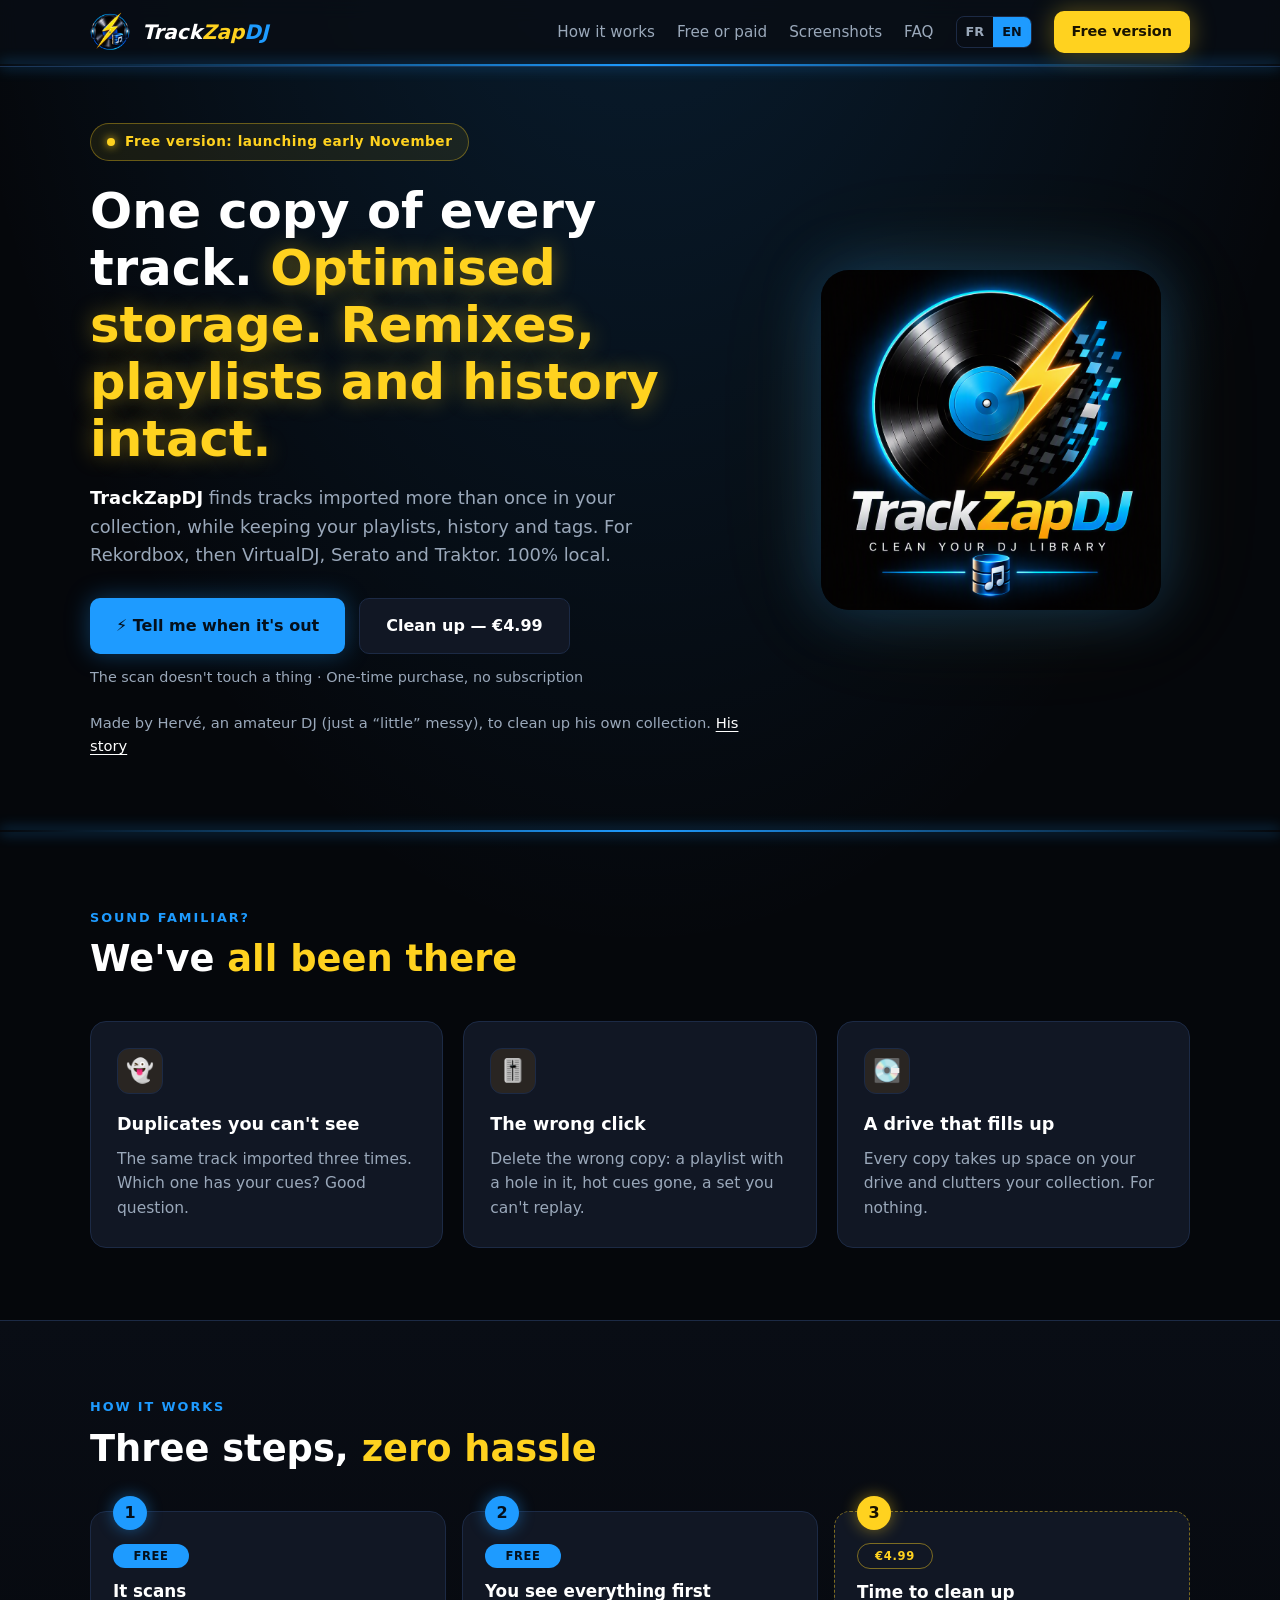
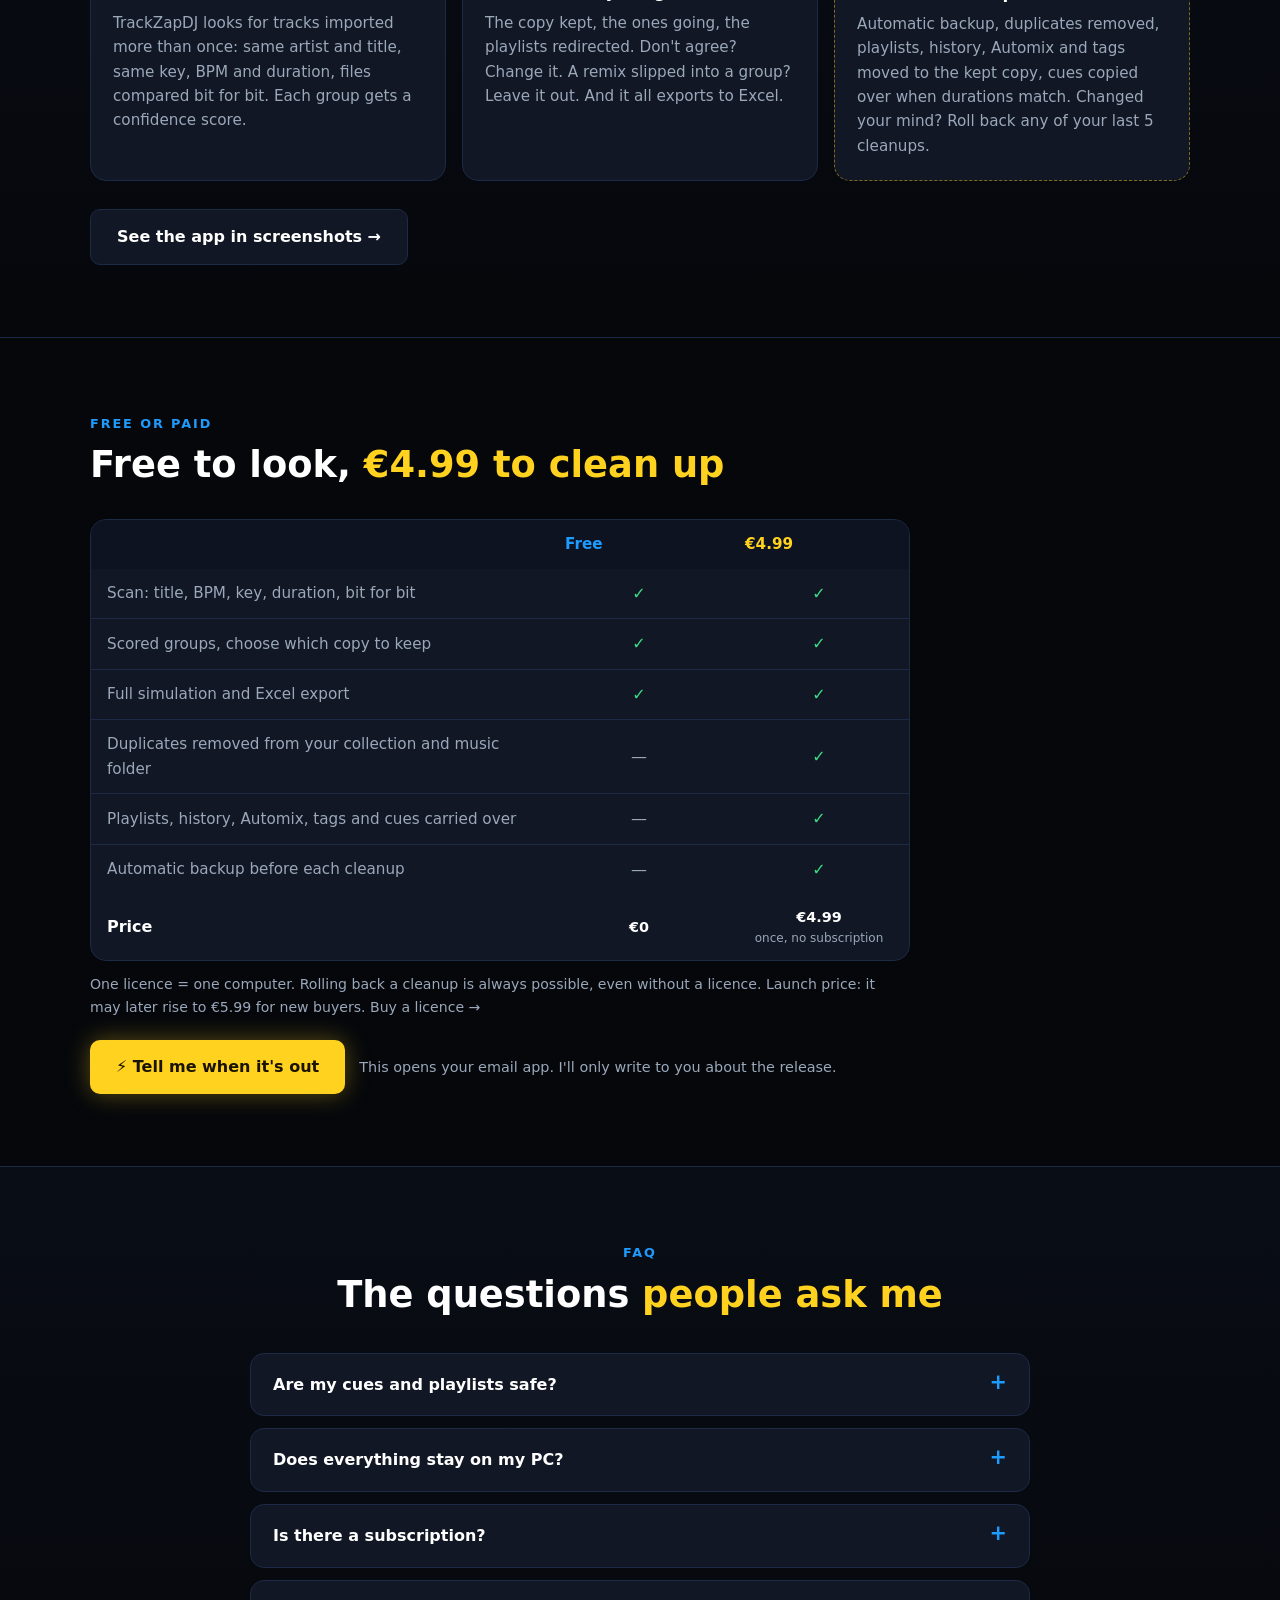
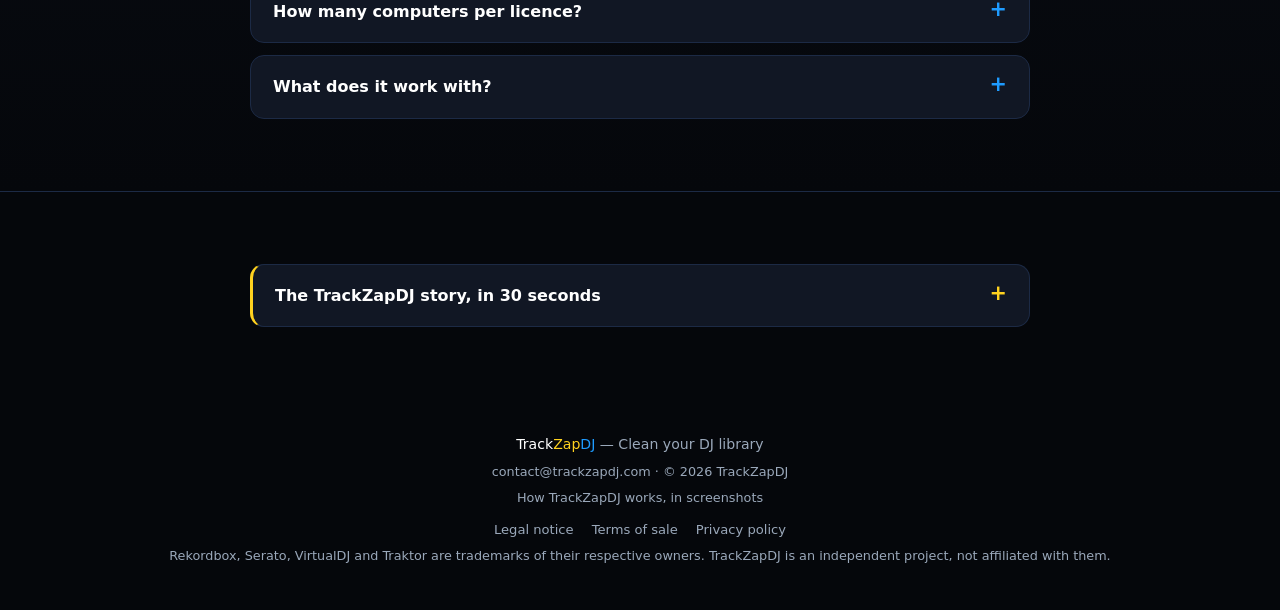
<file: index.html>
<!DOCTYPE html>
<html lang="en">
<head>
<meta charset="utf-8">
<meta name="viewport" content="width=device-width, initial-scale=1">
<title>TrackZapDJ — Clean your DJ library</title>
<meta name="description" content="TrackZapDJ: find and clean up duplicates in your DJ library. Choose your language. / Repérez et nettoyez les doublons de votre bibliothèque DJ. Choisissez votre langue.">
<meta name="theme-color" content="#05070b">
<link rel="canonical" href="https://www.trackzapdj.com/en/">
<link rel="alternate" hreflang="fr" href="https://www.trackzapdj.com/fr/">
<link rel="alternate" hreflang="en" href="https://www.trackzapdj.com/en/">
<link rel="alternate" hreflang="x-default" href="https://www.trackzapdj.com/en/">
<link rel="icon" href="/images/TrackZapDJ.ico">
<link rel="stylesheet" href="/assets/style.css">
<script>
  // En production, le Worker (src/worker.js) redirige déjà "/" vers /fr/ ou /en/.
  // Cette page ne sert que de repli si elle est servie directement : même ordre de priorité.
  (function () {
    var match = document.cookie.match(/(?:^|;\s*)lang=(fr|en)(?:;|$)/);
    var lang = match ? match[1] : null;
    if (!lang) {
      var prefs = navigator.languages || [navigator.language || ''];
      for (var i = 0; i < prefs.length && !lang; i++) {
        var code = String(prefs[i]).toLowerCase().split('-')[0];
        if (code === 'fr' || code === 'en') lang = code;
      }
    }
    location.replace('/' + (lang || 'en') + '/' + location.search);
  })();
</script>
</head>
<body>
<main class="chooser">
  <div>
    <img src="/images/TrackZapDJ-LogoCarre.png" alt="TrackZapDJ" width="120" height="120">
    <h1><span class="t1">Track</span><span class="t2">Zap</span><span class="t3">DJ</span></h1>
    <p class="cta">
      <a class="btn btn-primary" href="/fr/" hreflang="fr" lang="fr">Français</a>
      <a class="btn btn-ghost" href="/en/" hreflang="en" lang="en">English</a>
    </p>
  </div>
</main>
</body>
</html>
</file>
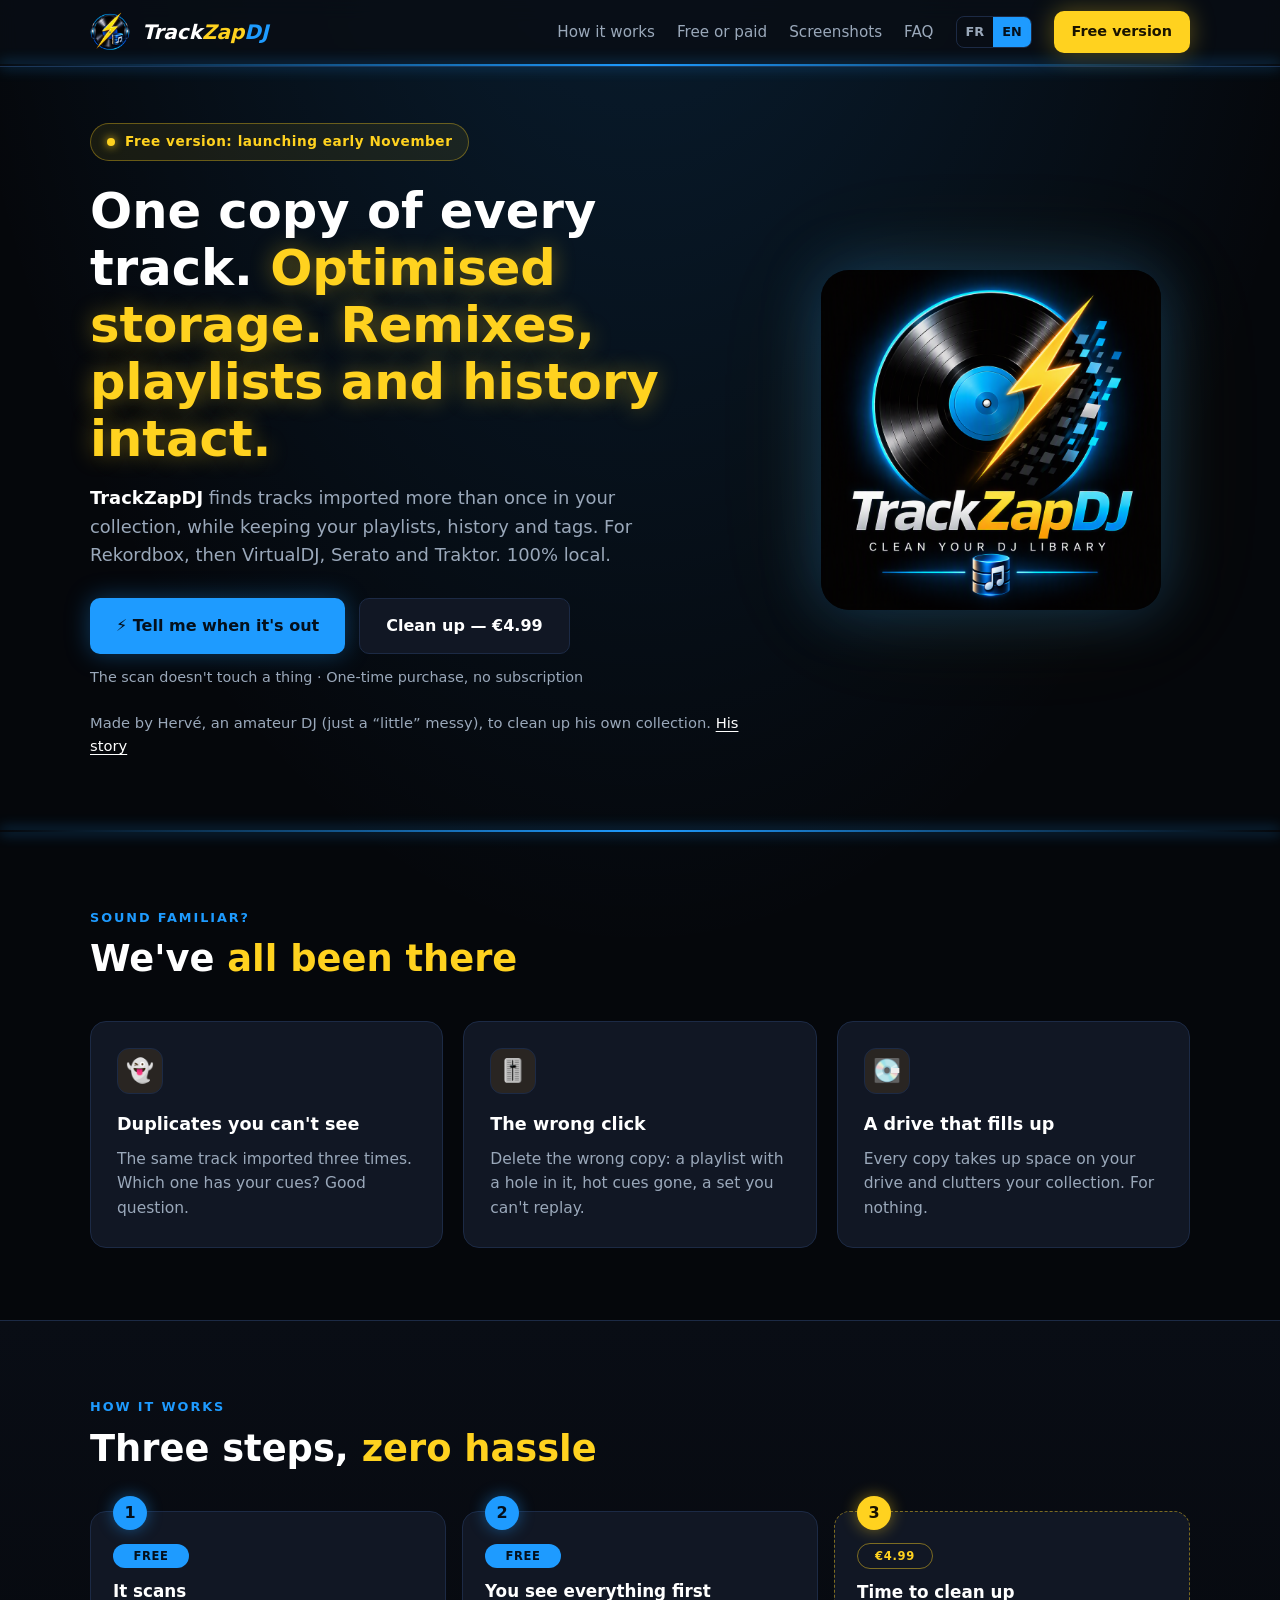
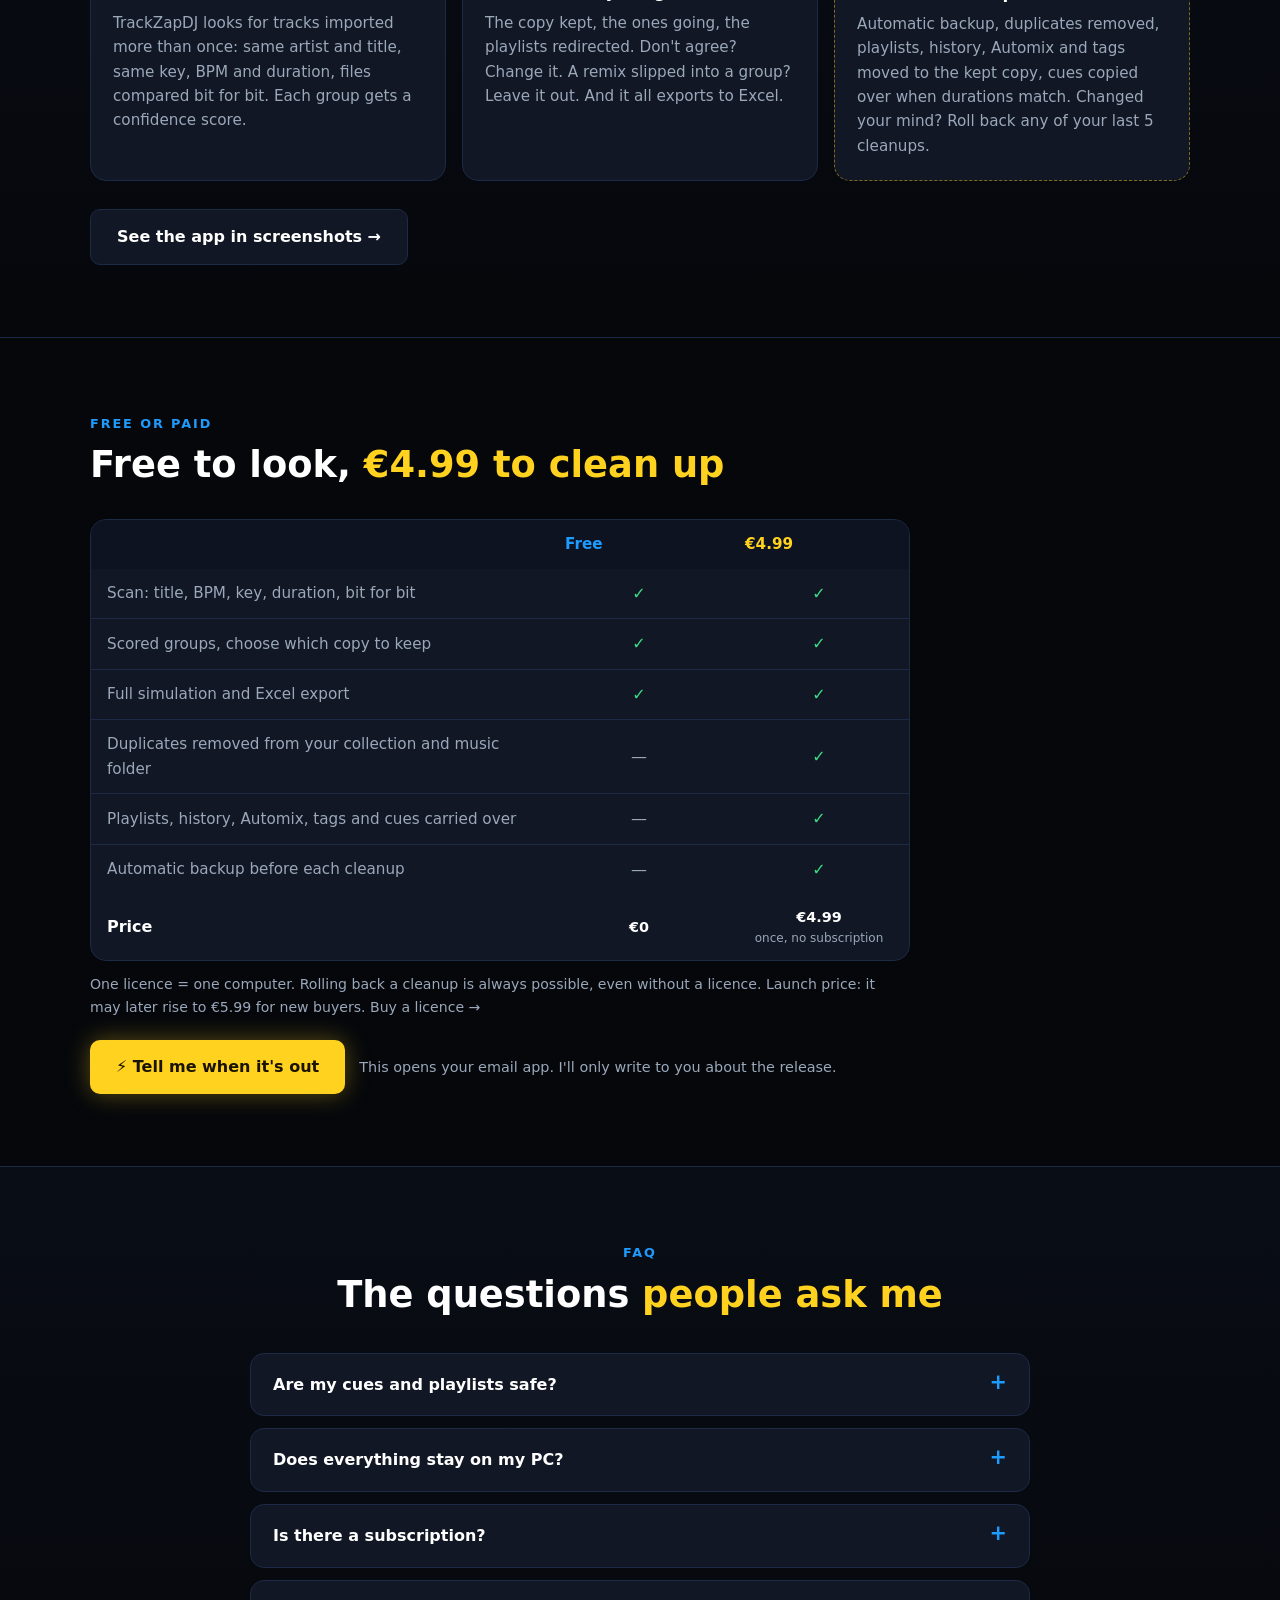
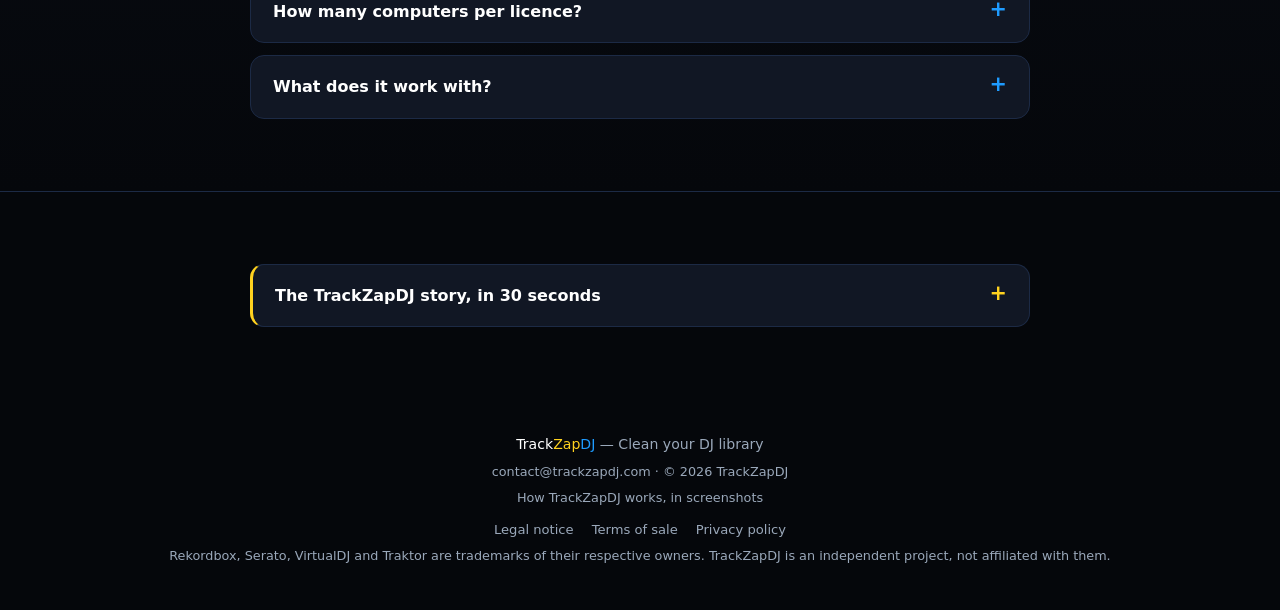
<file: en/index.html>
<!DOCTYPE html>
<html lang="en">
<head>
<meta charset="utf-8">
<meta name="viewport" content="width=device-width, initial-scale=1">
<title>TrackZapDJ — One copy of every track, optimised storage</title>
<meta name="description" content="TrackZapDJ finds tracks imported more than once in your Rekordbox collection and helps you keep just one copy, without risking your remixes or edits. Playlists, history and tags are kept. Free scan, cleanup for €4.99 as a one-time purchase. PC, Rekordbox 6.x and 7.x, 100% local.">
<meta name="theme-color" content="#05070b">
<meta property="og:title" content="TrackZapDJ — One copy of every track">
<meta property="og:description" content="Optimised storage, remixes, playlists and history intact: TrackZapDJ finds tracks imported more than once and keeps your playlists, history and tags. Free scan, 100% local.">
<meta property="og:image" content="https://www.trackzapdj.com/images/TrackZapDJ-LogoCarre.png">
<meta property="og:image:alt" content="TrackZapDJ logo: a vinyl record struck by a yellow lightning bolt">
<meta property="og:url" content="https://www.trackzapdj.com/en/">
<meta property="og:type" content="website">
<meta property="og:site_name" content="TrackZapDJ">
<meta property="og:locale" content="en_US">
<meta property="og:locale:alternate" content="fr_FR">
<meta name="twitter:card" content="summary">
<link rel="canonical" href="https://www.trackzapdj.com/en/">
<link rel="alternate" hreflang="fr" href="https://www.trackzapdj.com/fr/">
<link rel="alternate" hreflang="en" href="https://www.trackzapdj.com/en/">
<link rel="alternate" hreflang="x-default" href="https://www.trackzapdj.com/en/">
<link rel="icon" href="/images/TrackZapDJ.ico">
<link rel="stylesheet" href="/assets/style.css">
<script src="/assets/site.js" defer></script>
</head>
<body>

<a class="skip" href="#contenu">Skip to content</a>

<header>
  <div class="wrap nav">
    <a class="brand" href="#top" aria-label="TrackZapDJ, back to top">
      <img src="/images/TrackZapDJ.ico" alt="" width="40" height="40">
      <span><span class="t1">Track</span><span class="t2">Zap</span><span class="t3">DJ</span></span>
    </a>
    <nav aria-label="Main navigation">
      <a class="link" href="#comment">How it works</a>
      <a class="link" href="#versions">Free or paid</a>
      <a class="link opt" href="/en/how-it-works/">Screenshots</a>
      <a class="link" href="#faq">FAQ</a>
      <span class="lang" role="group" aria-label="Language">
        <a href="/fr/" hreflang="fr" lang="fr" data-lang="fr" title="Français">FR</a>
        <span aria-current="true" lang="en">EN</span>
      </span>
      <a class="btn btn-yellow btn-nav" href="#lancement">Free version</a>
    </nav>
  </div>
  <hr class="glow">
</header>

<main id="top">

  <!-- HERO -->
  <div class="wrap hero" id="contenu" tabindex="-1">
    <div>
      <span class="soon" data-prelaunch><span class="dot" aria-hidden="true"></span>Free version: launching early November</span>
      <span class="soon" data-launched hidden><span class="dot" aria-hidden="true"></span>Free version available</span>
      <h1>One copy of every track. <em>Optimised storage. Remixes, playlists and history intact.</em></h1>
      <p class="lead">
        <strong>TrackZapDJ</strong> finds tracks imported more than once in your collection, while keeping
        your playlists, history and tags. For Rekordbox, then VirtualDJ, Serato and Traktor. 100% local.
      </p>
      <div class="cta">
        <a class="btn btn-primary" data-prelaunch href="mailto:contact@trackzapdj.com?subject=Let%20me%20know%20when%20TrackZapDJ%20is%20out&amp;body=Hi%2C%0A%0APlease%20let%20me%20know%20when%20the%20free%20version%20of%20TrackZapDJ%20is%20released.%0A%0ADJ%20software%20I%20use%3A%20">
          ⚡ Tell me when it's out
        </a>
        <a class="btn btn-primary" data-launched data-download hidden>⚡ Scan my library — free</a>
        <a class="btn btn-ghost" href="/en/buy/">Clean up — €4.99</a>
      </div>
      <p class="microcopy">The scan doesn't touch a thing · One-time purchase, no subscription</p>
      <p class="byline">Made by Hervé, an amateur DJ (just a “little” messy), to clean up his own collection. <a href="#histoire">His story</a></p>
    </div>
    <img class="logo" src="/images/TrackZapDJ-LogoCarre.png" alt="TrackZapDJ logo: a vinyl record struck by a yellow lightning bolt" width="340" height="340">
  </div>

  <hr class="glow">

  <!-- THE PROBLEM -->
  <section id="probleme">
    <div class="wrap">
      <span class="kicker">Sound familiar?</span>
      <h2>We've <span class="y">all been there</span></h2>
      <div class="grid">
        <div class="card pain">
          <div class="ico" aria-hidden="true">👻</div>
          <h3>Duplicates you can't see</h3>
          <p>The same track imported three times. Which one has your cues? Good question.</p>
        </div>
        <div class="card pain">
          <div class="ico" aria-hidden="true">🎚️</div>
          <h3>The wrong click</h3>
          <p>Delete the wrong copy: a playlist with a hole in it, hot cues gone, a set you can't replay.</p>
        </div>
        <div class="card pain">
          <div class="ico" aria-hidden="true">💽</div>
          <h3>A drive that fills up</h3>
          <p>Every copy takes up space on your drive and clutters your collection. For nothing.</p>
        </div>
      </div>
    </div>
  </section>

  <!-- HOW IT WORKS -->
  <section id="comment" class="alt">
    <div class="wrap" id="fonctions">
      <span class="kicker">How it works</span>
      <h2>Three steps, <span class="y">zero hassle</span></h2>
      <ol class="steps">
        <li class="step">
          <span class="pill free">Free</span>
          <h3>It scans</h3>
          <p>TrackZapDJ looks for tracks imported more than once: same artist and title, same key, BPM and duration, files compared bit for bit. Each group gets a confidence score.</p>
        </li>
        <li class="step">
          <span class="pill free">Free</span>
          <h3>You see everything first</h3>
          <p>The copy kept, the ones going, the playlists redirected. Don't agree? Change it. A remix slipped into a group? Leave it out. And it all exports to Excel.</p>
        </li>
        <li class="step paid" id="securite">
          <span class="pill paid">€4.99</span>
          <h3>Time to clean up</h3>
          <p>Automatic backup, duplicates removed, playlists, history, Automix and tags moved to the kept copy, cues copied over when durations match. Changed your mind? Roll back any of your last 5 cleanups.</p>
        </li>
      </ol>
      <p class="more"><a class="btn btn-ghost" href="/en/how-it-works/">See the app in screenshots →</a></p>
    </div>
  </section>

  <!-- FREE OR PAID -->
  <section id="versions">
    <div class="wrap">
      <span class="kicker">Free or paid</span>
      <h2>Free to look, <span class="y">€4.99 to clean up</span></h2>
      <div class="compare-wrap">
        <table class="compare">
          <caption class="sr-only">What the free version and the paid version include</caption>
          <thead>
            <tr><th scope="col"><span class="sr-only">Feature</span></th><th scope="col" class="free">Free</th><th scope="col" class="paid">€4.99</th></tr>
          </thead>
          <tbody>
            <tr><th scope="row">Scan: title, BPM, key, duration, bit for bit</th><td class="yes">✓<span class="sr-only"> included</span></td><td class="yes">✓<span class="sr-only"> included</span></td></tr>
            <tr><th scope="row">Scored groups, choose which copy to keep</th><td class="yes">✓<span class="sr-only"> included</span></td><td class="yes">✓<span class="sr-only"> included</span></td></tr>
            <tr><th scope="row">Full simulation and Excel export</th><td class="yes">✓<span class="sr-only"> included</span></td><td class="yes">✓<span class="sr-only"> included</span></td></tr>
            <tr><th scope="row">Duplicates removed from your collection and music folder</th><td class="no">—<span class="sr-only"> not included</span></td><td class="yes">✓<span class="sr-only"> included</span></td></tr>
            <tr><th scope="row">Playlists, history, Automix, tags and cues carried over</th><td class="no">—<span class="sr-only"> not included</span></td><td class="yes">✓<span class="sr-only"> included</span></td></tr>
            <tr><th scope="row">Automatic backup before each cleanup</th><td class="no">—<span class="sr-only"> not included</span></td><td class="yes">✓<span class="sr-only"> included</span></td></tr>
          </tbody>
          <tfoot>
            <tr><th scope="row">Price</th><td>€0</td><td>€4.99<small>once, no subscription</small></td></tr>
          </tfoot>
        </table>
        <p class="compare-note">One licence = one computer. Rolling back a cleanup is always possible, even without a licence. Launch price: it may later rise to €5.99 for new buyers. <a href="/en/buy/">Buy a licence →</a></p>
        <div class="compare-cta" id="lancement">
          <a class="btn btn-yellow" data-prelaunch href="mailto:contact@trackzapdj.com?subject=Let%20me%20know%20when%20TrackZapDJ%20is%20out&amp;body=Hi%2C%0A%0APlease%20let%20me%20know%20when%20the%20free%20version%20of%20TrackZapDJ%20is%20released.%0A%0ADJ%20software%20I%20use%3A%20">
            ⚡ Tell me when it's out
          </a>
          <a class="btn btn-yellow" data-launched data-download hidden>⚡ Scan my library — free</a>
          <span class="small" data-prelaunch>This opens your email app. I'll only write to you about the release.</span>
        </div>
      </div>
    </div>
  </section>

  <!-- FAQ -->
  <section id="faq" class="alt">
    <div class="wrap center">
      <span class="kicker">FAQ</span>
      <h2>The questions <span class="y">people ask me</span></h2>
      <div class="faq">
        <details>
          <summary>Are my cues and playlists safe?</summary>
          <p>Yes. Playlists, history, Automix and tags move to the kept copy. Hot cues and memory cues are copied over when both files have the same duration (within 1 second), without duplicates. And your database is backed up before every cleanup, so you can always roll back.</p>
        </details>
        <details>
          <summary>Does everything stay on my PC?</summary>
          <p>Yes, your collection never leaves your PC. The one exception, for the paid version: activating the licence contacts the TrackZapDJ server once, with the key, an anonymous fingerprint of the PC and the version number. Removed files aren't erased: they go to your backup folder, and are only deleted once they drop out of your last 5 cleanups. TrackZapDJ asks you first.</p>
        </details>
        <details>
          <summary>Is there a subscription?</summary>
          <p>No. The scan is free, and the cleanup costs €4.99, once and for all.</p>
        </details>
        <details>
          <summary>How many computers per licence?</summary>
          <p>One. Changing PCs? Release the licence from the old one (Fichier → Licence…), then activate it on the new one. For two PCs at the same time, you need two licences.</p>
        </details>
        <details id="compatibilite">
          <summary>What does it work with?</summary>
          <p>Rekordbox 6.x and 7.x, on PC. TrackZapDJ scans the tracks in your Rekordbox collection. Mac, Serato, VirtualDJ and Traktor are planned. The app is in French for now; English is coming for the official launch.</p>
        </details>
      </div>
    </div>
  </section>

  <!-- STORY -->
  <section id="histoire">
    <div class="wrap story">
      <details>
        <summary>The TrackZapDJ story, in 30 seconds</summary>
        <p>
          I'm <strong>Hervé</strong>, the founder of TrackZapDJ. I started DJing in clubs in the late '80s,
          on vinyl and our beloved MK2s: New Wave first, then House, New Beat and Electro. I never really let go
          of the decks, even when my career took over: I stayed a passionate amateur.
        </p>
        <p>
          During Covid, I finally switched to a controller — a DDJ-1000 with Rekordbox. Gigabytes of MP3s
          piled up from all kinds of sources, and my digital collection filled up with duplicates.
        </p>
        <p>
          There are full software suites, packed with features, that also handle duplicates.
          But for my use, they were too expensive and didn't quite fit this particular need.
          So I built TrackZapDJ. It's an independent project: the free version is meant to be useful on its own,
          and purchases pay for hosting, maintenance and new features.
        </p>
      </details>
    </div>
  </section>

</main>

<footer>
  <div class="wrap">
    <div><span class="t1">Track</span><span class="t2">Zap</span><span class="t3">DJ</span> — Clean your DJ library</div>
    <div class="note"><a href="mailto:contact@trackzapdj.com">contact@trackzapdj.com</a> · © 2026 TrackZapDJ</div>
    <div class="note"><a href="/en/how-it-works/">How TrackZapDJ works, in screenshots</a></div>
    <nav class="legal" aria-label="Legal information">
      <a href="/en/legal/#legal-notice">Legal notice</a>
      <a href="/en/legal/#terms-of-sale">Terms of sale</a>
      <a href="/en/legal/#privacy">Privacy policy</a>
    </nav>
    <div class="note">Rekordbox, Serato, VirtualDJ and Traktor are trademarks of their respective owners. TrackZapDJ is an independent project, not affiliated with them.</div>
  </div>
</footer>

</body>
</html>
</file>
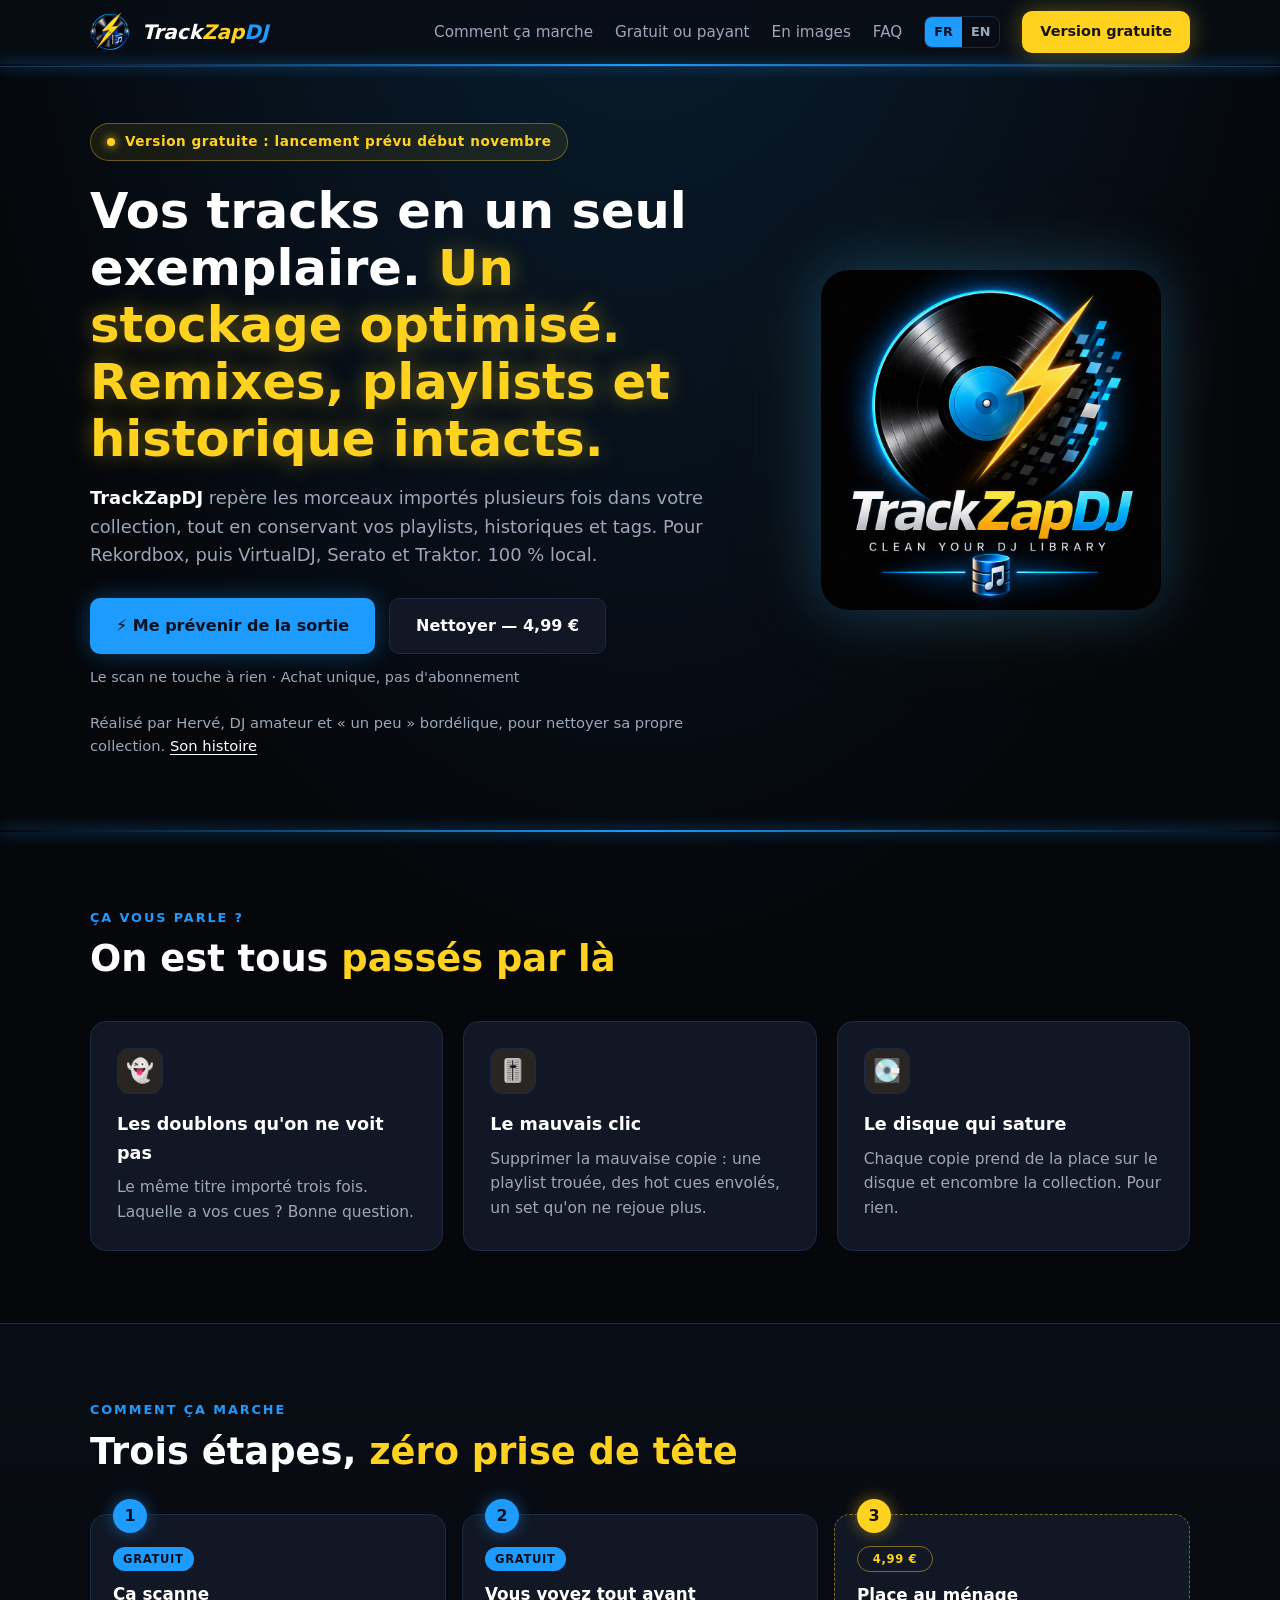
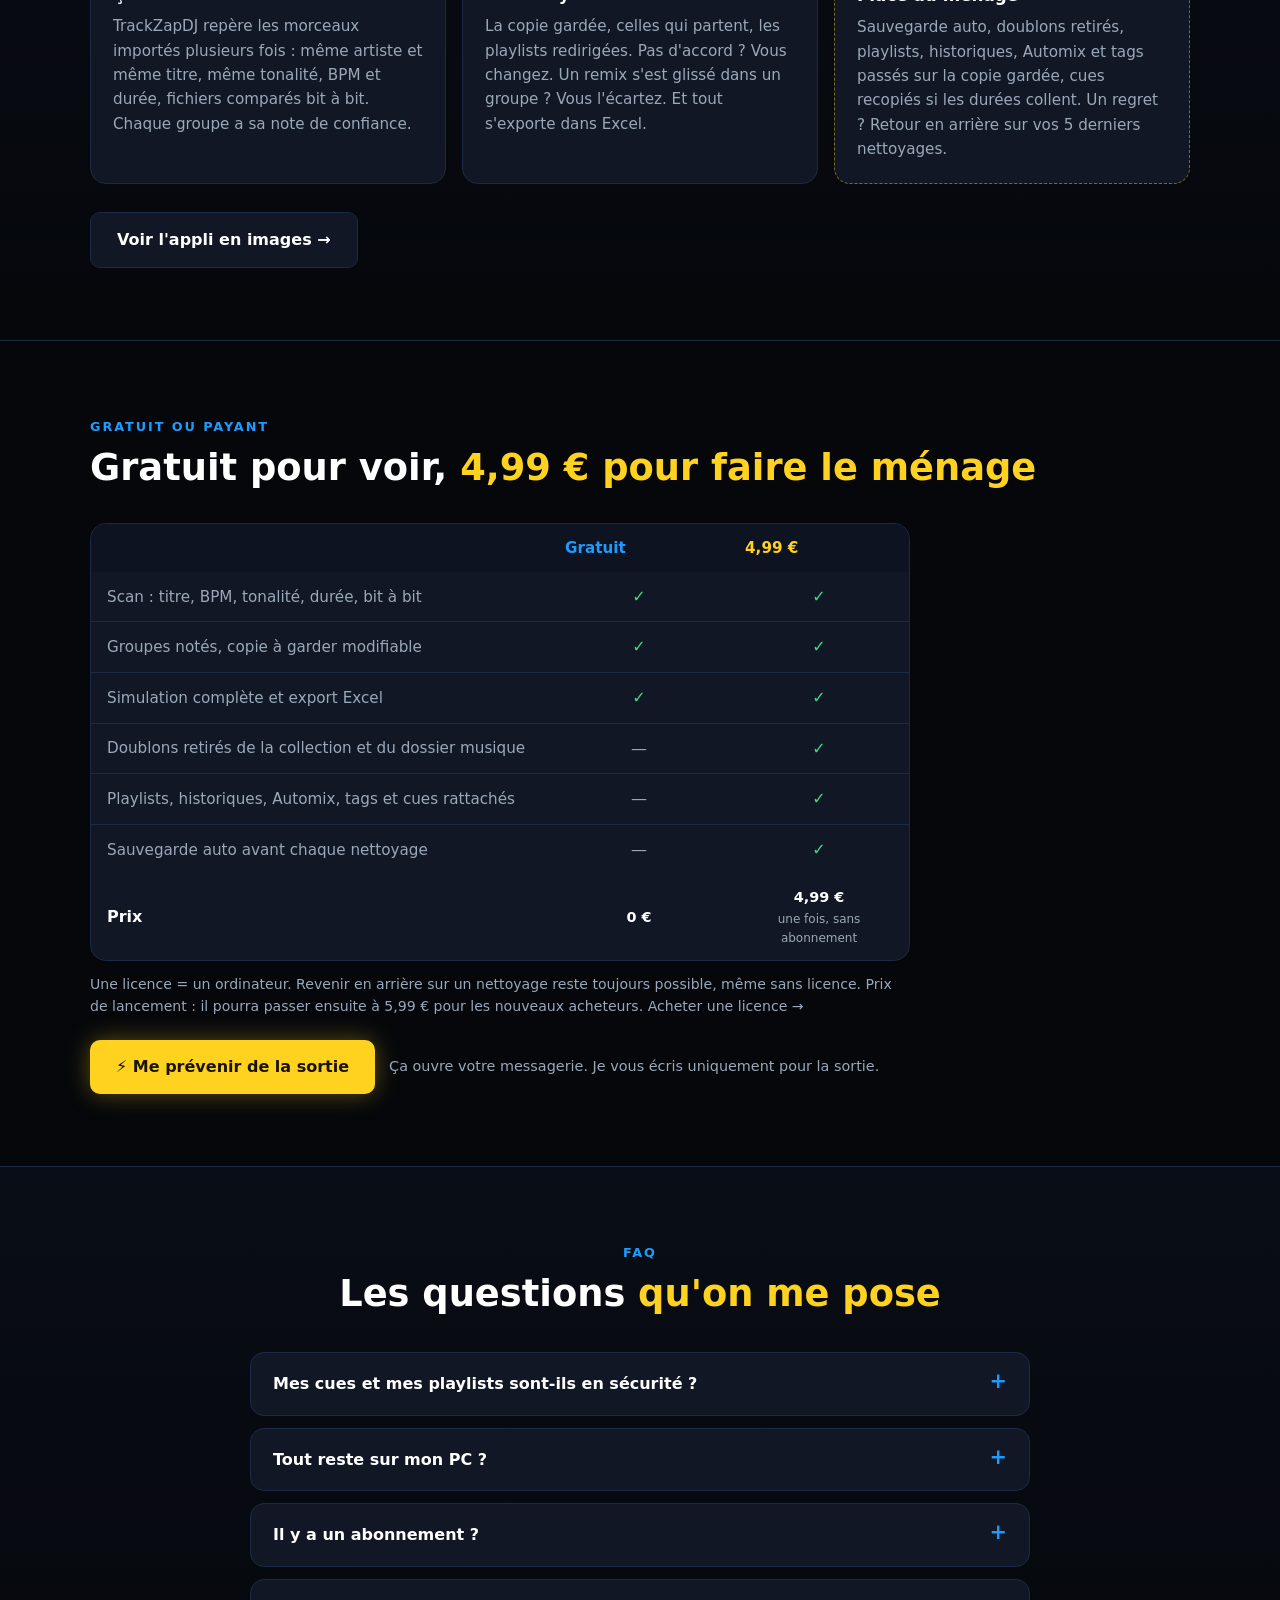
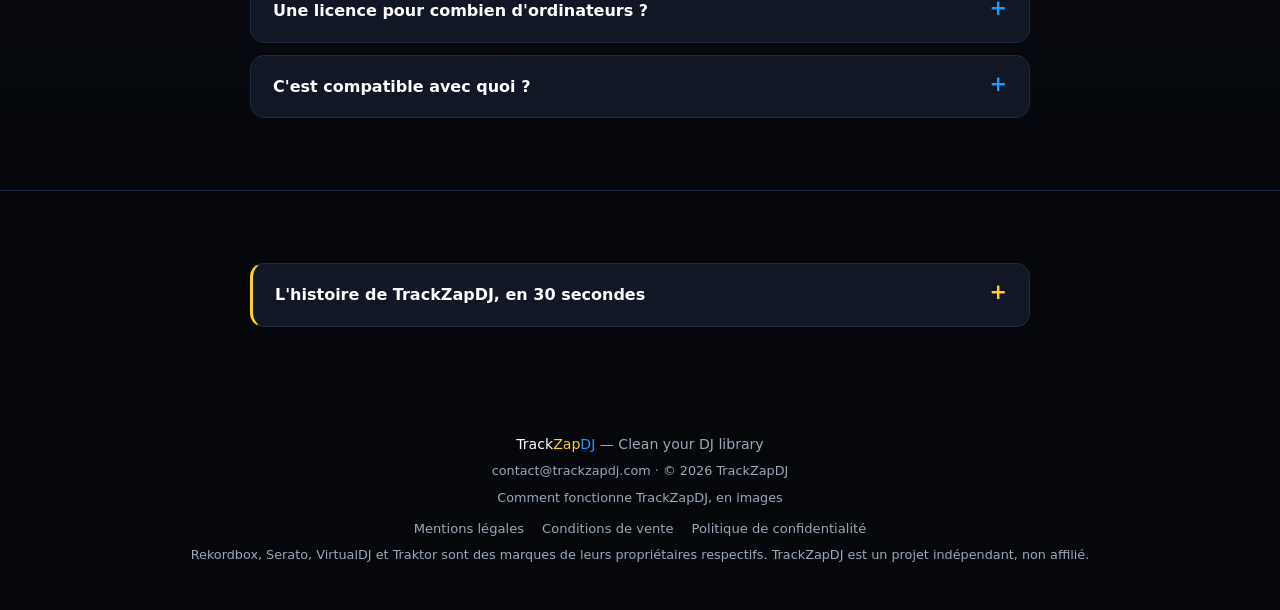
<file: fr/index.html>
<!DOCTYPE html>
<html lang="fr">
<head>
<meta charset="utf-8">
<meta name="viewport" content="width=device-width, initial-scale=1">
<title>TrackZapDJ — Vos tracks en un seul exemplaire, un stockage optimisé</title>
<meta name="description" content="TrackZapDJ repère les morceaux importés plusieurs fois dans votre collection Rekordbox et vous aide à n'en garder qu'une copie, sans toucher à vos remixes ni à vos edits. Playlists, historiques et tags conservés. Scan gratuit, nettoyage à 4,99 € en achat unique. PC, Rekordbox 6.x et 7.x, 100 % local.">
<meta name="theme-color" content="#05070b">
<meta property="og:title" content="TrackZapDJ — Vos tracks en un seul exemplaire">
<meta property="og:description" content="Un stockage optimisé, remixes, playlists et historique intacts : TrackZapDJ repère les morceaux importés plusieurs fois et conserve vos playlists, historiques et tags. Scan gratuit, 100 % local.">
<meta property="og:image" content="https://www.trackzapdj.com/images/TrackZapDJ-LogoCarre.png">
<meta property="og:image:alt" content="Logo TrackZapDJ : disque vinyle traversé d'un éclair jaune">
<meta property="og:url" content="https://www.trackzapdj.com/fr/">
<meta property="og:type" content="website">
<meta property="og:site_name" content="TrackZapDJ">
<meta property="og:locale" content="fr_FR">
<meta property="og:locale:alternate" content="en_US">
<meta name="twitter:card" content="summary">
<link rel="canonical" href="https://www.trackzapdj.com/fr/">
<link rel="alternate" hreflang="fr" href="https://www.trackzapdj.com/fr/">
<link rel="alternate" hreflang="en" href="https://www.trackzapdj.com/en/">
<link rel="alternate" hreflang="x-default" href="https://www.trackzapdj.com/en/">
<link rel="icon" href="/images/TrackZapDJ.ico">
<link rel="stylesheet" href="/assets/style.css">
<script src="/assets/site.js" defer></script>
</head>
<body>

<a class="skip" href="#contenu">Aller au contenu</a>

<header>
  <div class="wrap nav">
    <a class="brand" href="#top" aria-label="TrackZapDJ, retour en haut de page">
      <img src="/images/TrackZapDJ.ico" alt="" width="40" height="40">
      <span><span class="t1">Track</span><span class="t2">Zap</span><span class="t3">DJ</span></span>
    </a>
    <nav aria-label="Navigation principale">
      <a class="link" href="#comment">Comment ça marche</a>
      <a class="link" href="#versions">Gratuit ou payant</a>
      <a class="link opt" href="/fr/fonctionnement/">En images</a>
      <a class="link" href="#faq">FAQ</a>
      <span class="lang" role="group" aria-label="Langue">
        <span aria-current="true" lang="fr">FR</span>
        <a href="/en/" hreflang="en" lang="en" data-lang="en" title="English">EN</a>
      </span>
      <a class="btn btn-yellow btn-nav" href="#lancement">Version gratuite</a>
    </nav>
  </div>
  <hr class="glow">
</header>

<main id="top">

  <!-- HERO -->
  <div class="wrap hero" id="contenu" tabindex="-1">
    <div>
      <span class="soon" data-prelaunch><span class="dot" aria-hidden="true"></span>Version gratuite : lancement prévu début novembre</span>
      <span class="soon" data-launched hidden><span class="dot" aria-hidden="true"></span>Version gratuite disponible</span>
      <h1>Vos tracks en un seul exemplaire. <em>Un stockage optimisé. Remixes, playlists et historique intacts.</em></h1>
      <p class="lead">
        <strong>TrackZapDJ</strong> repère les morceaux importés plusieurs fois dans votre collection, tout en conservant
        vos playlists, historiques et tags. Pour Rekordbox, puis VirtualDJ, Serato et Traktor. 100 % local.
      </p>
      <div class="cta">
        <a class="btn btn-primary" data-prelaunch href="mailto:contact@trackzapdj.com?subject=Pr%C3%A9venez-moi%20de%20la%20sortie%20de%20TrackZapDJ&amp;body=Bonjour%2C%0A%0AJe%20souhaite%20%C3%AAtre%20pr%C3%A9venu(e)%20de%20la%20sortie%20de%20la%20version%20gratuite%20de%20TrackZapDJ.%0A%0ALogiciel%20DJ%20utilis%C3%A9%20%3A%20">
          ⚡ Me prévenir de la sortie
        </a>
        <a class="btn btn-primary" data-launched data-download hidden>⚡ Scanner ma bibliothèque — gratuit</a>
        <a class="btn btn-ghost" href="/fr/acheter/">Nettoyer — 4,99 €</a>
      </div>
      <p class="microcopy">Le scan ne touche à rien · Achat unique, pas d'abonnement</p>
      <p class="byline">Réalisé par Hervé, DJ amateur et « un peu » bordélique, pour nettoyer sa propre collection. <a href="#histoire">Son histoire</a></p>
    </div>
    <img class="logo" src="/images/TrackZapDJ-LogoCarre.png" alt="Logo TrackZapDJ : disque vinyle traversé d'un éclair jaune" width="340" height="340">
  </div>

  <hr class="glow">

  <!-- LE DÉCLIC -->
  <section id="probleme">
    <div class="wrap">
      <span class="kicker">Ça vous parle ?</span>
      <h2>On est tous <span class="y">passés par là</span></h2>
      <div class="grid">
        <div class="card pain">
          <div class="ico" aria-hidden="true">👻</div>
          <h3>Les doublons qu'on ne voit pas</h3>
          <p>Le même titre importé trois fois. Laquelle a vos cues ? Bonne question.</p>
        </div>
        <div class="card pain">
          <div class="ico" aria-hidden="true">🎚️</div>
          <h3>Le mauvais clic</h3>
          <p>Supprimer la mauvaise copie : une playlist trouée, des hot cues envolés, un set qu'on ne rejoue plus.</p>
        </div>
        <div class="card pain">
          <div class="ico" aria-hidden="true">💽</div>
          <h3>Le disque qui sature</h3>
          <p>Chaque copie prend de la place sur le disque et encombre la collection. Pour rien.</p>
        </div>
      </div>
    </div>
  </section>

  <!-- COMMENT ÇA MARCHE -->
  <section id="comment" class="alt">
    <div class="wrap" id="fonctions">
      <span class="kicker">Comment ça marche</span>
      <h2>Trois étapes, <span class="y">zéro prise de tête</span></h2>
      <ol class="steps">
        <li class="step">
          <span class="pill free">Gratuit</span>
          <h3>Ça scanne</h3>
          <p>TrackZapDJ repère les morceaux importés plusieurs fois : même artiste et même titre, même tonalité, BPM et durée, fichiers comparés bit à bit. Chaque groupe a sa note de confiance.</p>
        </li>
        <li class="step">
          <span class="pill free">Gratuit</span>
          <h3>Vous voyez tout avant</h3>
          <p>La copie gardée, celles qui partent, les playlists redirigées. Pas d'accord ? Vous changez. Un remix s'est glissé dans un groupe ? Vous l'écartez. Et tout s'exporte dans Excel.</p>
        </li>
        <li class="step paid" id="securite">
          <span class="pill paid">4,99 €</span>
          <h3>Place au ménage</h3>
          <p>Sauvegarde auto, doublons retirés, playlists, historiques, Automix et tags passés sur la copie gardée, cues recopiés si les durées collent. Un regret ? Retour en arrière sur vos 5 derniers nettoyages.</p>
        </li>
      </ol>
      <p class="more"><a class="btn btn-ghost" href="/fr/fonctionnement/">Voir l'appli en images →</a></p>
    </div>
  </section>

  <!-- GRATUIT OU PAYANT -->
  <section id="versions">
    <div class="wrap">
      <span class="kicker">Gratuit ou payant</span>
      <h2>Gratuit pour voir, <span class="y">4,99 € pour faire le ménage</span></h2>
      <div class="compare-wrap">
        <table class="compare">
          <caption class="sr-only">Ce qui est inclus dans la version gratuite et dans la version payante</caption>
          <thead>
            <tr><th scope="col"><span class="sr-only">Fonction</span></th><th scope="col" class="free">Gratuit</th><th scope="col" class="paid">4,99 €</th></tr>
          </thead>
          <tbody>
            <tr><th scope="row">Scan : titre, BPM, tonalité, durée, bit à bit</th><td class="yes">✓<span class="sr-only"> inclus</span></td><td class="yes">✓<span class="sr-only"> inclus</span></td></tr>
            <tr><th scope="row">Groupes notés, copie à garder modifiable</th><td class="yes">✓<span class="sr-only"> inclus</span></td><td class="yes">✓<span class="sr-only"> inclus</span></td></tr>
            <tr><th scope="row">Simulation complète et export Excel</th><td class="yes">✓<span class="sr-only"> inclus</span></td><td class="yes">✓<span class="sr-only"> inclus</span></td></tr>
            <tr><th scope="row">Doublons retirés de la collection et du dossier musique</th><td class="no">—<span class="sr-only"> non inclus</span></td><td class="yes">✓<span class="sr-only"> inclus</span></td></tr>
            <tr><th scope="row">Playlists, historiques, Automix, tags et cues rattachés</th><td class="no">—<span class="sr-only"> non inclus</span></td><td class="yes">✓<span class="sr-only"> inclus</span></td></tr>
            <tr><th scope="row">Sauvegarde auto avant chaque nettoyage</th><td class="no">—<span class="sr-only"> non inclus</span></td><td class="yes">✓<span class="sr-only"> inclus</span></td></tr>
          </tbody>
          <tfoot>
            <tr><th scope="row">Prix</th><td>0 €</td><td>4,99 €<small>une fois, sans abonnement</small></td></tr>
          </tfoot>
        </table>
        <p class="compare-note">Une licence = un ordinateur. Revenir en arrière sur un nettoyage reste toujours possible, même sans licence. Prix de lancement : il pourra passer ensuite à 5,99&nbsp;€ pour les nouveaux acheteurs. <a href="/fr/acheter/">Acheter une licence →</a></p>
        <div class="compare-cta" id="lancement">
          <a class="btn btn-yellow" data-prelaunch href="mailto:contact@trackzapdj.com?subject=Pr%C3%A9venez-moi%20de%20la%20sortie%20de%20TrackZapDJ&amp;body=Bonjour%2C%0A%0AJe%20souhaite%20%C3%AAtre%20pr%C3%A9venu(e)%20de%20la%20sortie%20de%20la%20version%20gratuite%20de%20TrackZapDJ.%0A%0ALogiciel%20DJ%20utilis%C3%A9%20%3A%20">
            ⚡ Me prévenir de la sortie
          </a>
          <a class="btn btn-yellow" data-launched data-download hidden>⚡ Scanner ma bibliothèque — gratuit</a>
          <span class="small" data-prelaunch>Ça ouvre votre messagerie. Je vous écris uniquement pour la sortie.</span>
        </div>
      </div>
    </div>
  </section>

  <!-- FAQ -->
  <section id="faq" class="alt">
    <div class="wrap center">
      <span class="kicker">FAQ</span>
      <h2>Les questions <span class="y">qu'on me pose</span></h2>
      <div class="faq">
        <details>
          <summary>Mes cues et mes playlists sont-ils en sécurité ?</summary>
          <p>Oui. Playlists, historiques, Automix et tags passent sur la copie gardée. Les hot cues et memory cues y sont recopiés quand les deux fichiers ont la même durée (à 1 s près), sans doublon. Et votre base est sauvegardée avant chaque nettoyage : vous pouvez toujours revenir en arrière.</p>
        </details>
        <details>
          <summary>Tout reste sur mon PC ?</summary>
          <p>Oui, votre collection ne quitte jamais votre PC. Seule exception, pour la version payante : l'activation de la licence contacte une fois le serveur TrackZapDJ, avec la clé, une empreinte anonyme du PC et le numéro de version. Les fichiers retirés ne sont pas effacés : ils sont rangés dans votre dossier de sauvegarde, puis supprimés quand ils sortent de vos 5 derniers nettoyages. TrackZapDJ vous demande avant.</p>
        </details>
        <details>
          <summary>Il y a un abonnement ?</summary>
          <p>Non. Le scan est gratuit, le nettoyage coûte 4,99&nbsp;€, une fois pour toutes.</p>
        </details>
        <details>
          <summary>Une licence pour combien d'ordinateurs ?</summary>
          <p>Un ordinateur. Vous changez de PC ? Libérez la licence depuis l'ancien (Fichier → Licence…), puis activez-la sur le nouveau. Pour deux PC en même temps, il faut deux licences.</p>
        </details>
        <details id="compatibilite">
          <summary>C'est compatible avec quoi ?</summary>
          <p>Rekordbox 6.x et 7.x, sur PC. TrackZapDJ analyse les morceaux présents dans votre collection Rekordbox. Mac, Serato, VirtualDJ et Traktor sont prévus. L'appli est en français pour l'instant, l'anglais arrive pour le lancement officiel.</p>
        </details>
      </div>
    </div>
  </section>

  <!-- HISTOIRE -->
  <section id="histoire">
    <div class="wrap story">
      <details>
        <summary>L'histoire de TrackZapDJ, en 30 secondes</summary>
        <p>
          Je suis <strong>Hervé</strong>, le fondateur de TrackZapDJ. J'ai commencé à mixer en club à la fin des années 80,
          sur vinyle et sur nos chères MK2 : la New Wave, puis la House, la New Beat et l'Electro. Je n'ai jamais vraiment
          lâché les platines, même quand ma vie professionnelle a pris le dessus : je suis resté un amateur éclairé.
        </p>
        <p>
          Pendant le Covid, j'ai franchi le pas du contrôleur — une DDJ-1000 avec Rekordbox. Les gigaoctets de MP3
          se sont accumulés, venus de sources différentes, et ma collection numérique s'est remplie de doublons.
        </p>
        <p>
          Il existe des suites logicielles complètes, riches en fonctionnalités, qui gèrent aussi les doublons.
          Mais pour mon usage, elles étaient trop chères et ne répondaient pas précisément à ce besoin.
          J'ai donc créé TrackZapDJ, un projet indépendant : la version gratuite doit être utile telle quelle,
          et les achats financent l'hébergement, la maintenance et les nouvelles fonctionnalités.
        </p>
      </details>
    </div>
  </section>

</main>

<footer>
  <div class="wrap">
    <div><span class="t1">Track</span><span class="t2">Zap</span><span class="t3">DJ</span> — Clean your DJ library</div>
    <div class="note"><a href="mailto:contact@trackzapdj.com">contact@trackzapdj.com</a> · © 2026 TrackZapDJ</div>
    <div class="note"><a href="/fr/fonctionnement/">Comment fonctionne TrackZapDJ, en images</a></div>
    <nav class="legal" aria-label="Informations légales">
      <a href="/fr/informations-legales/#mentions-legales">Mentions légales</a>
      <a href="/fr/informations-legales/#conditions-de-vente">Conditions de vente</a>
      <a href="/fr/informations-legales/#confidentialite">Politique de confidentialité</a>
    </nav>
    <div class="note">Rekordbox, Serato, VirtualDJ et Traktor sont des marques de leurs propriétaires respectifs. TrackZapDJ est un projet indépendant, non affilié.</div>
  </div>
</footer>

</body>
</html>
</file>
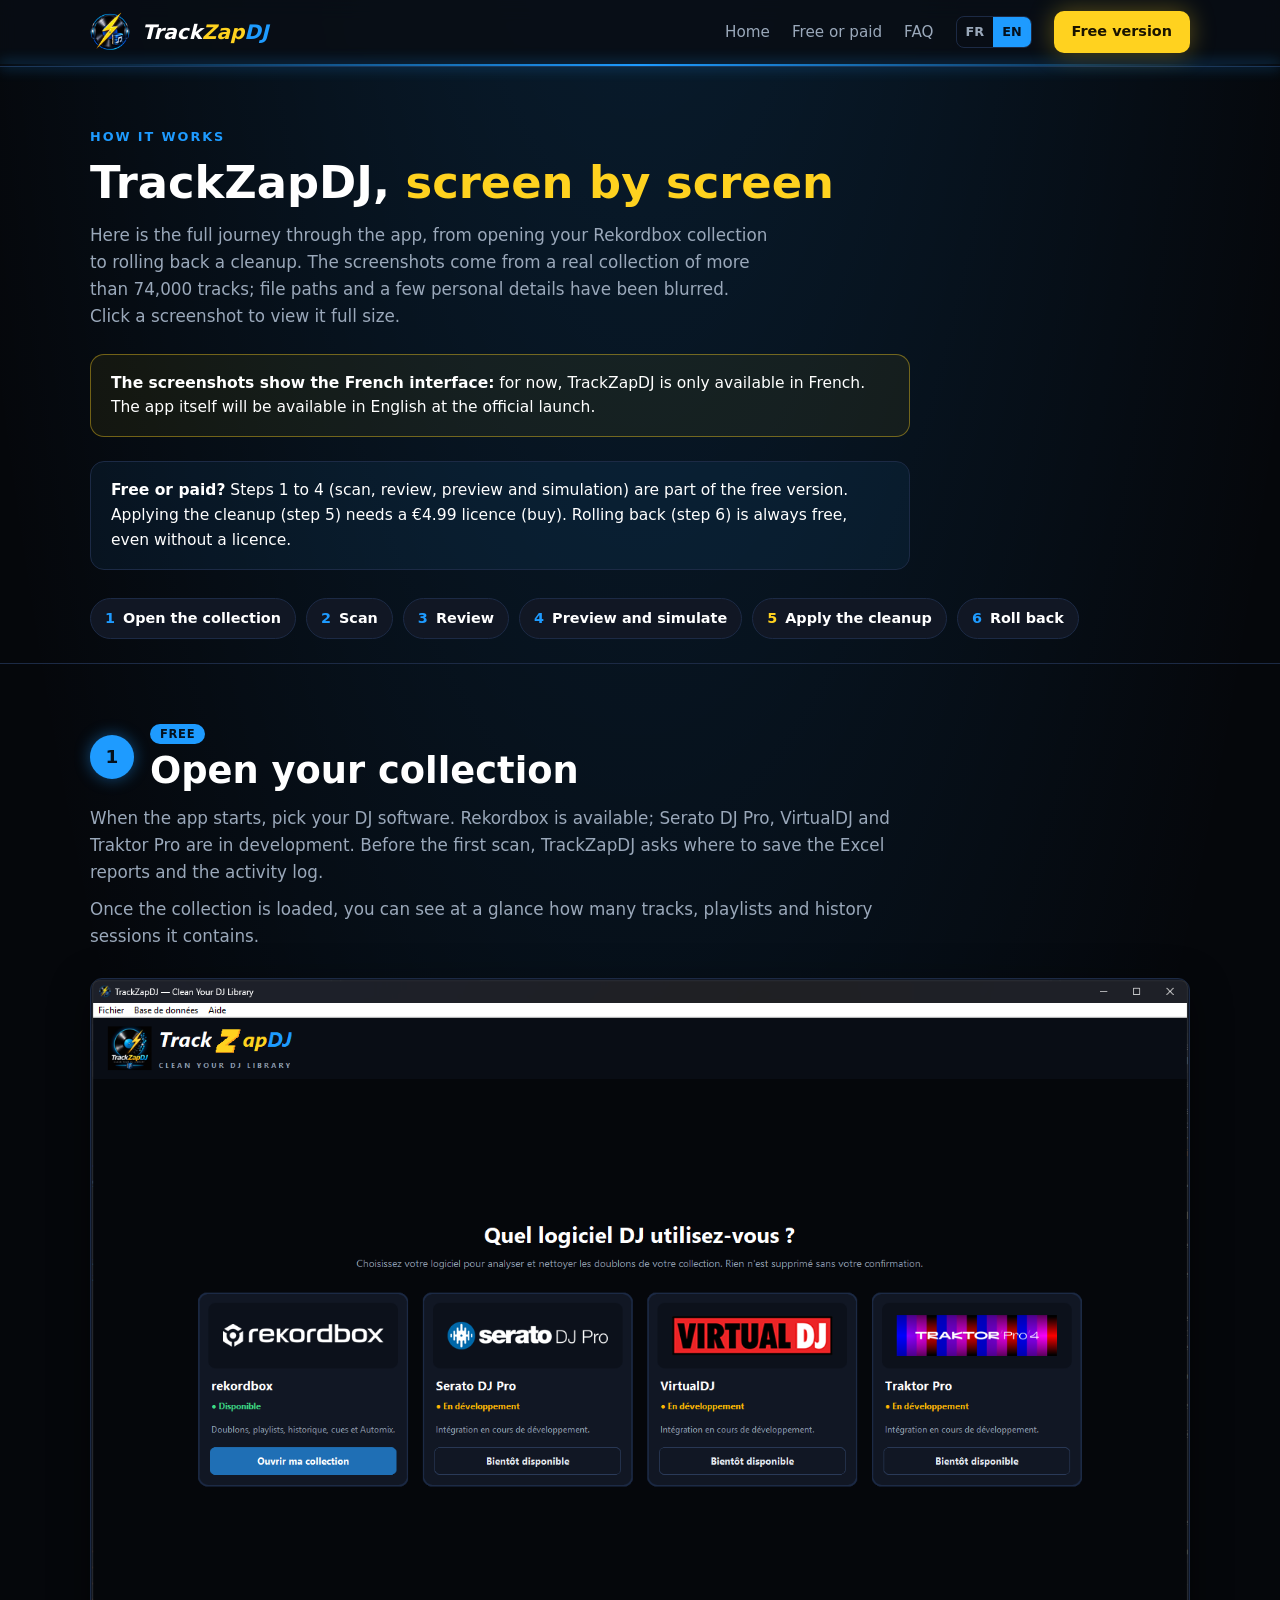
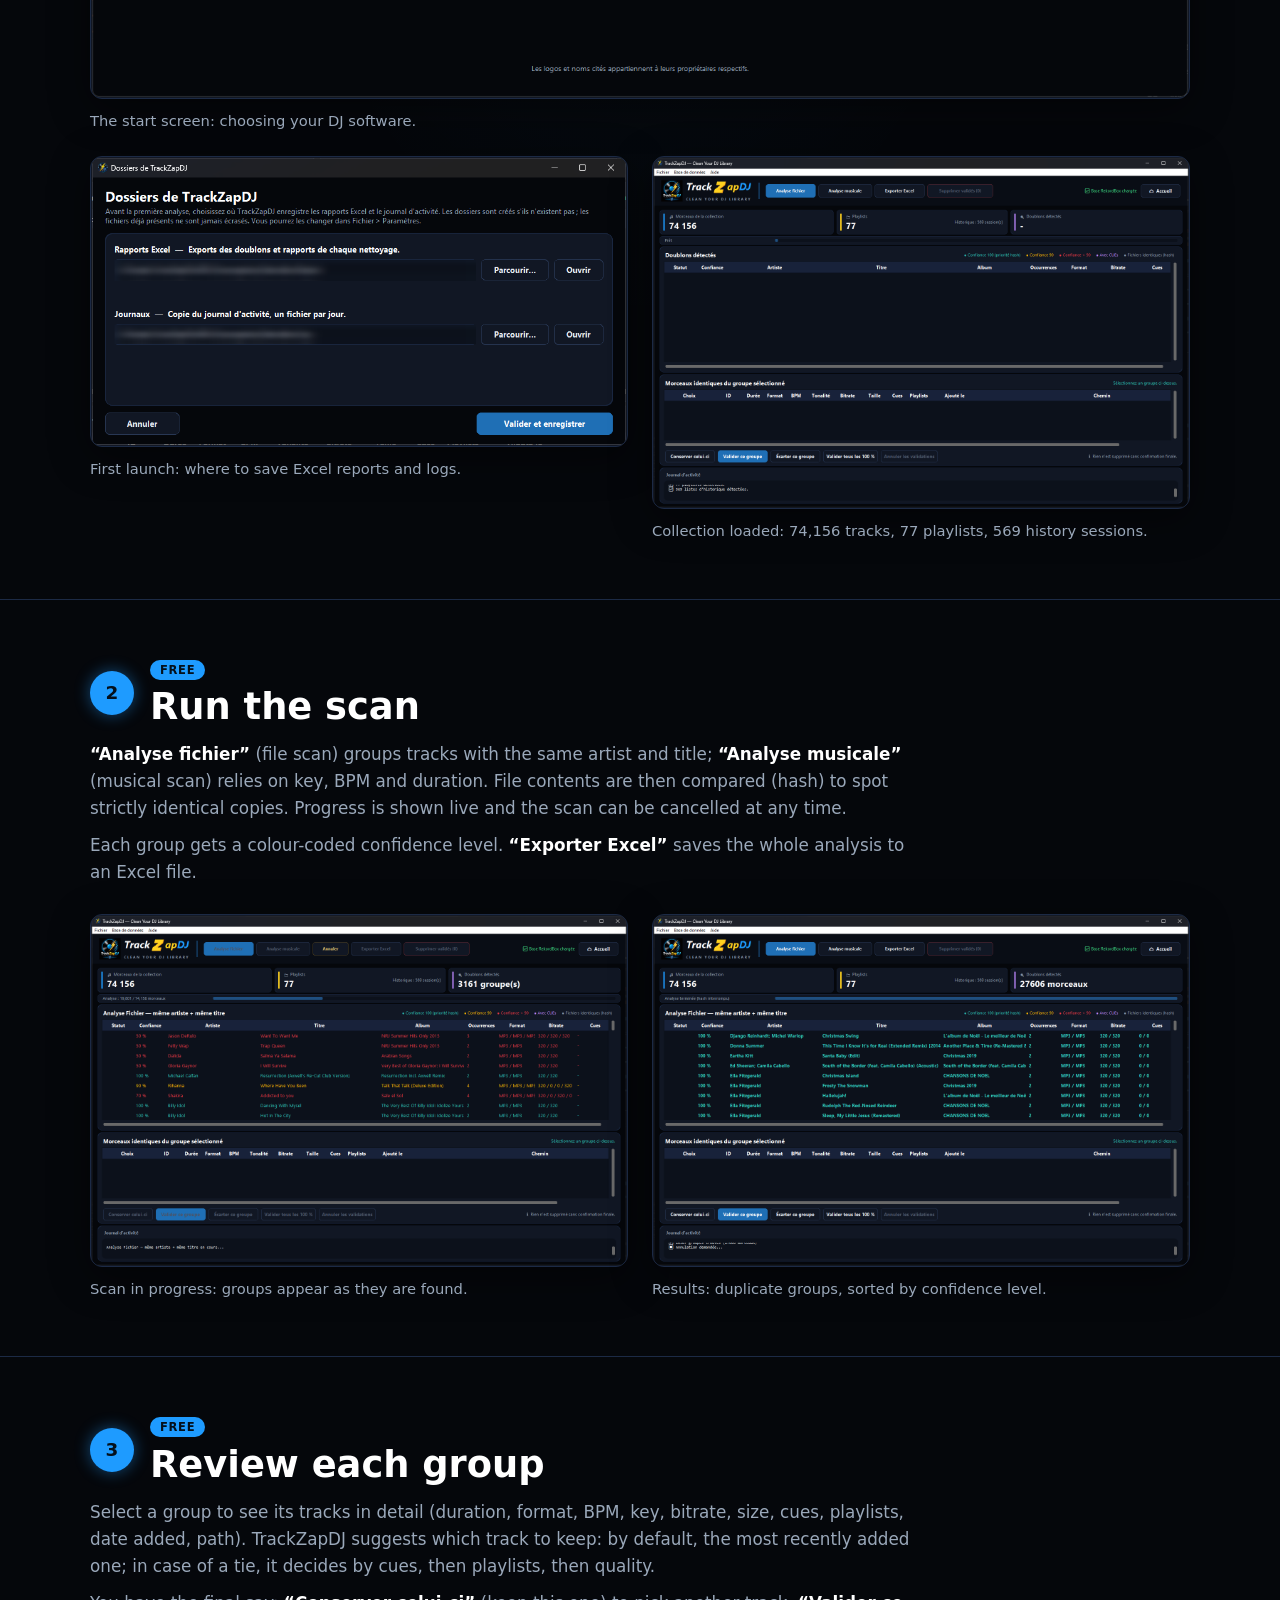
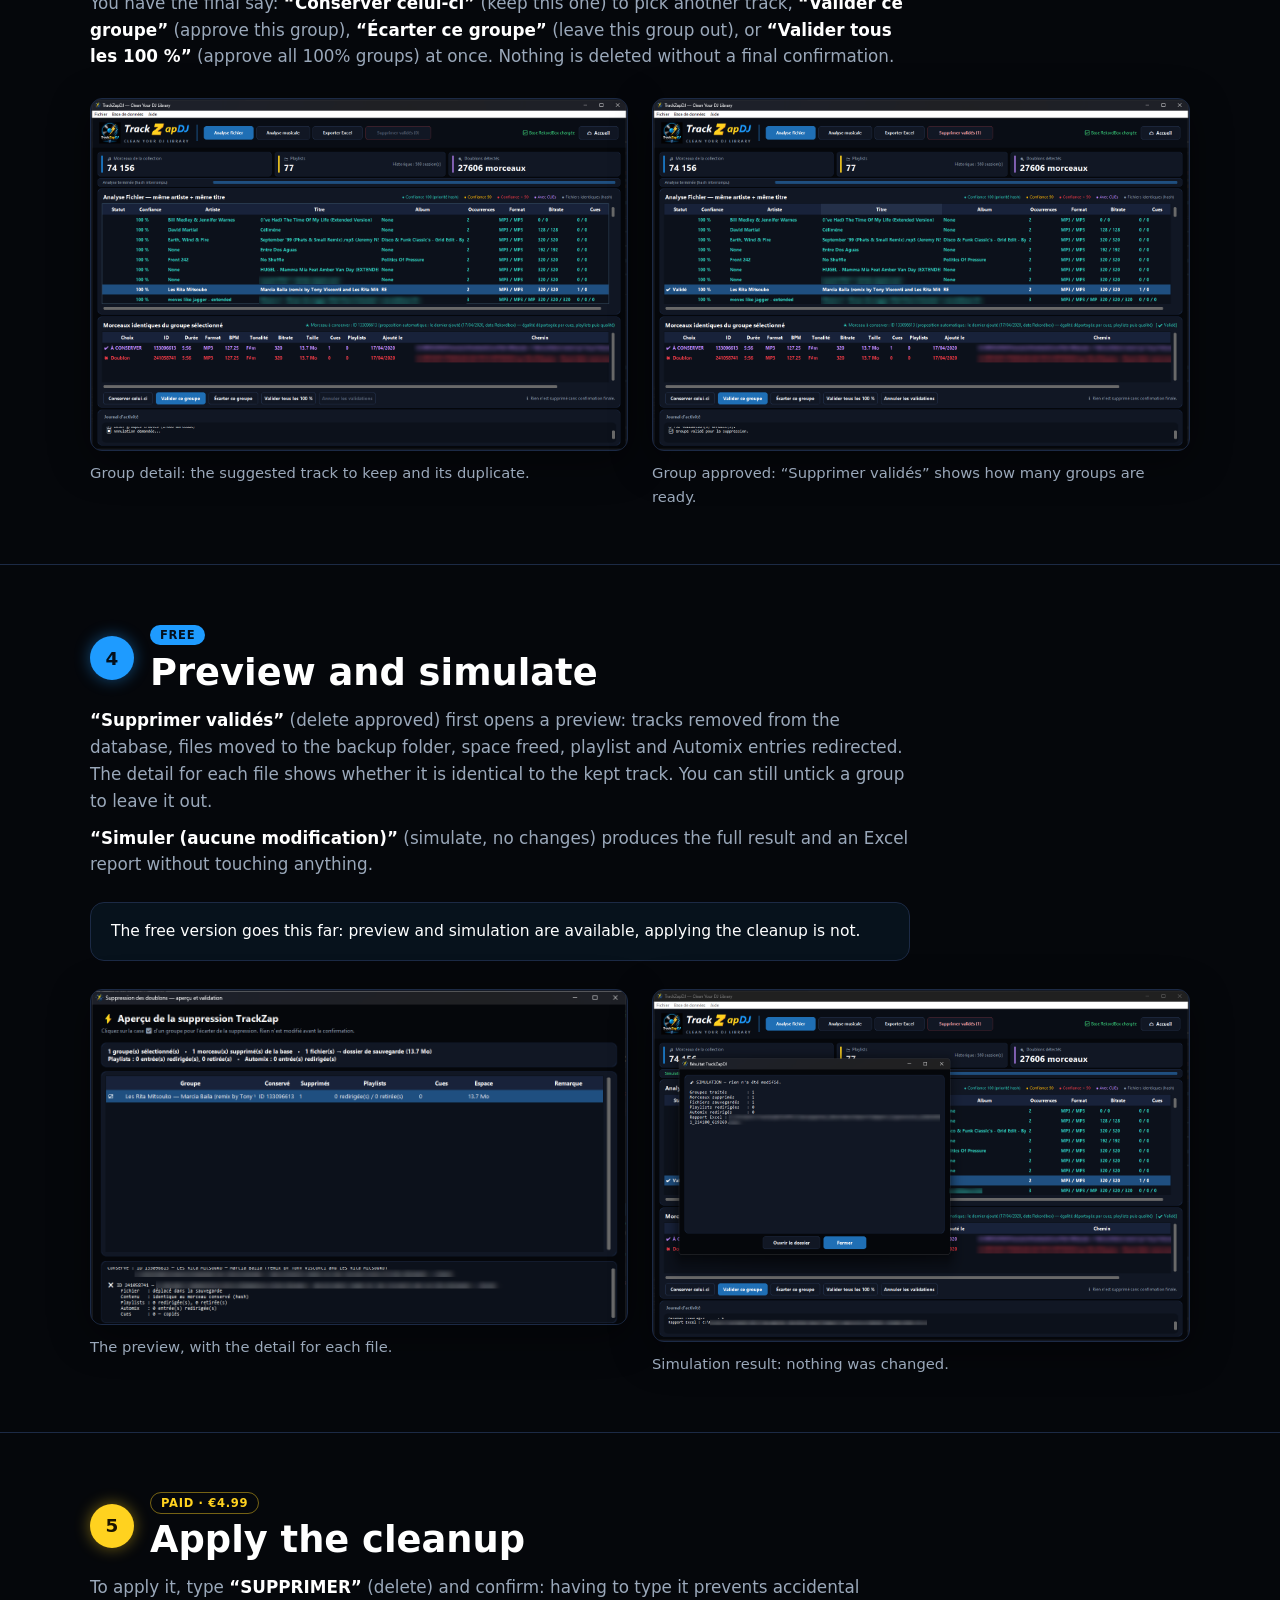
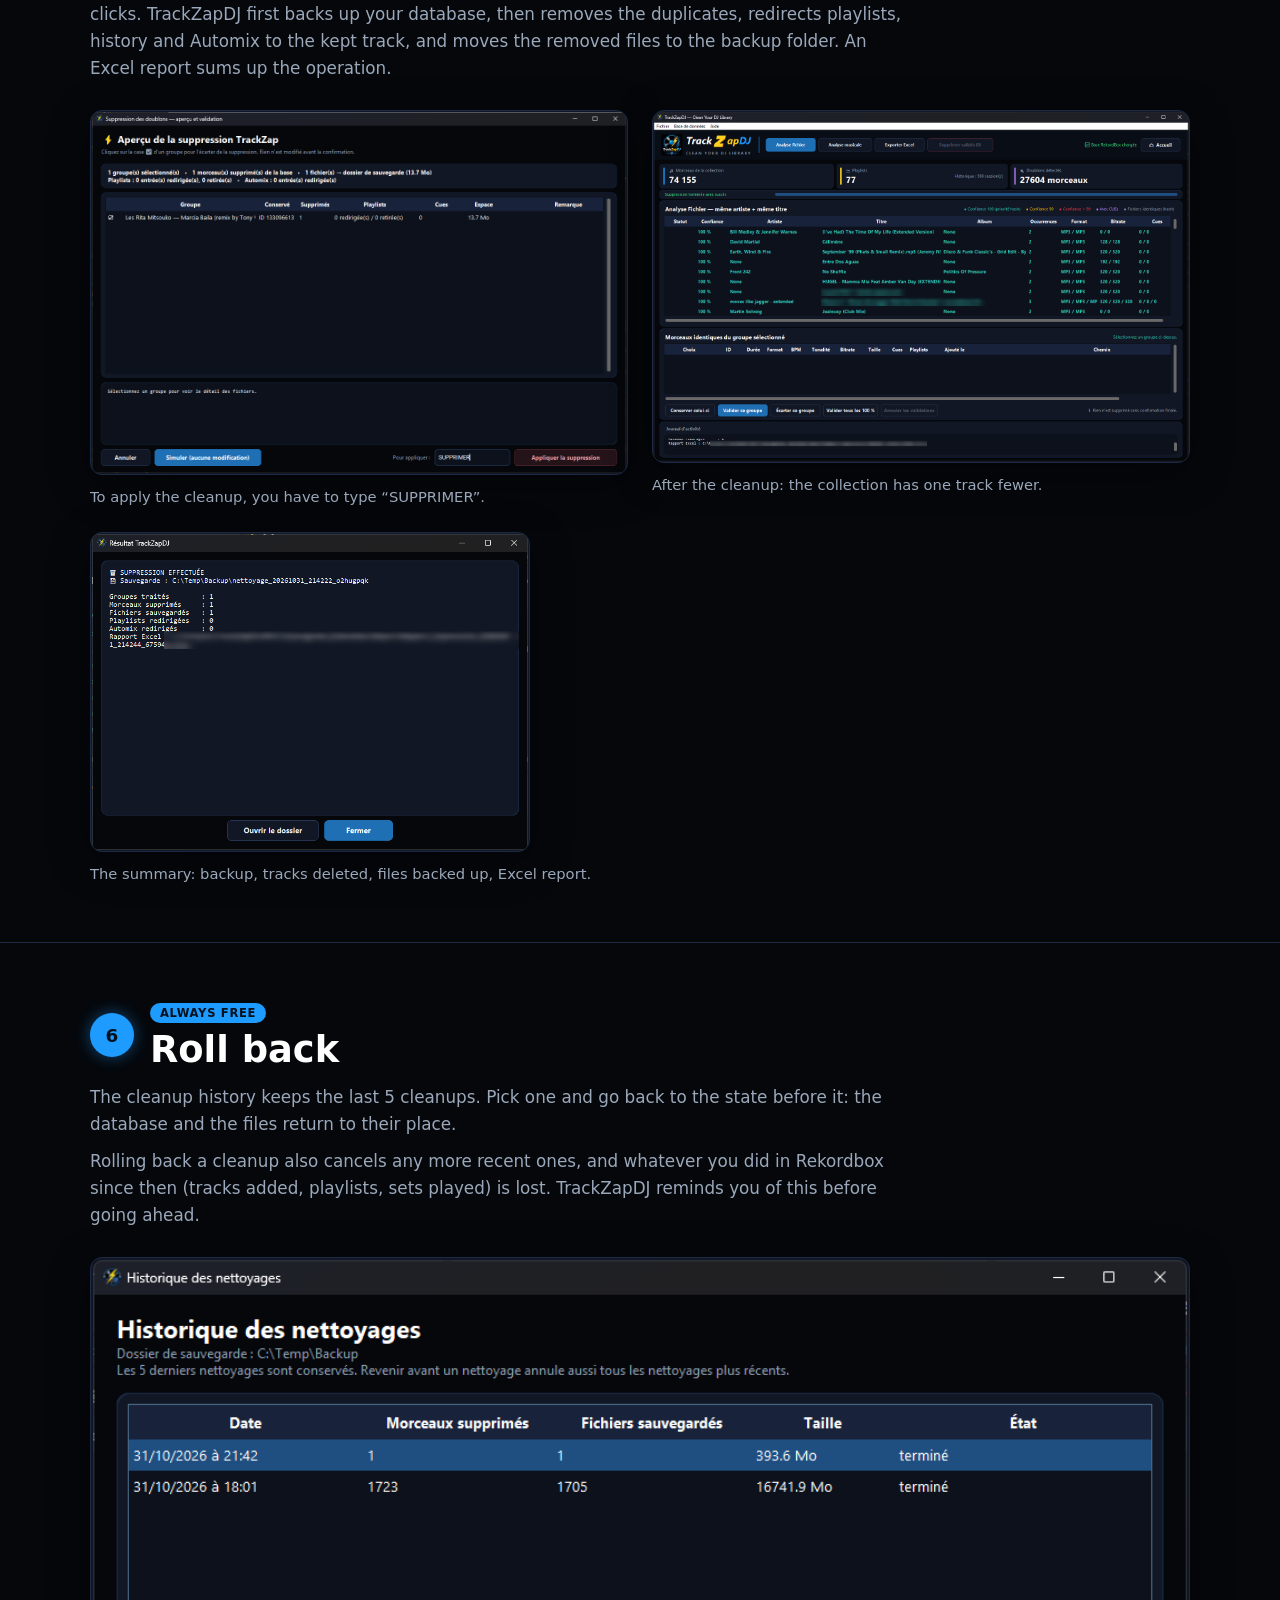
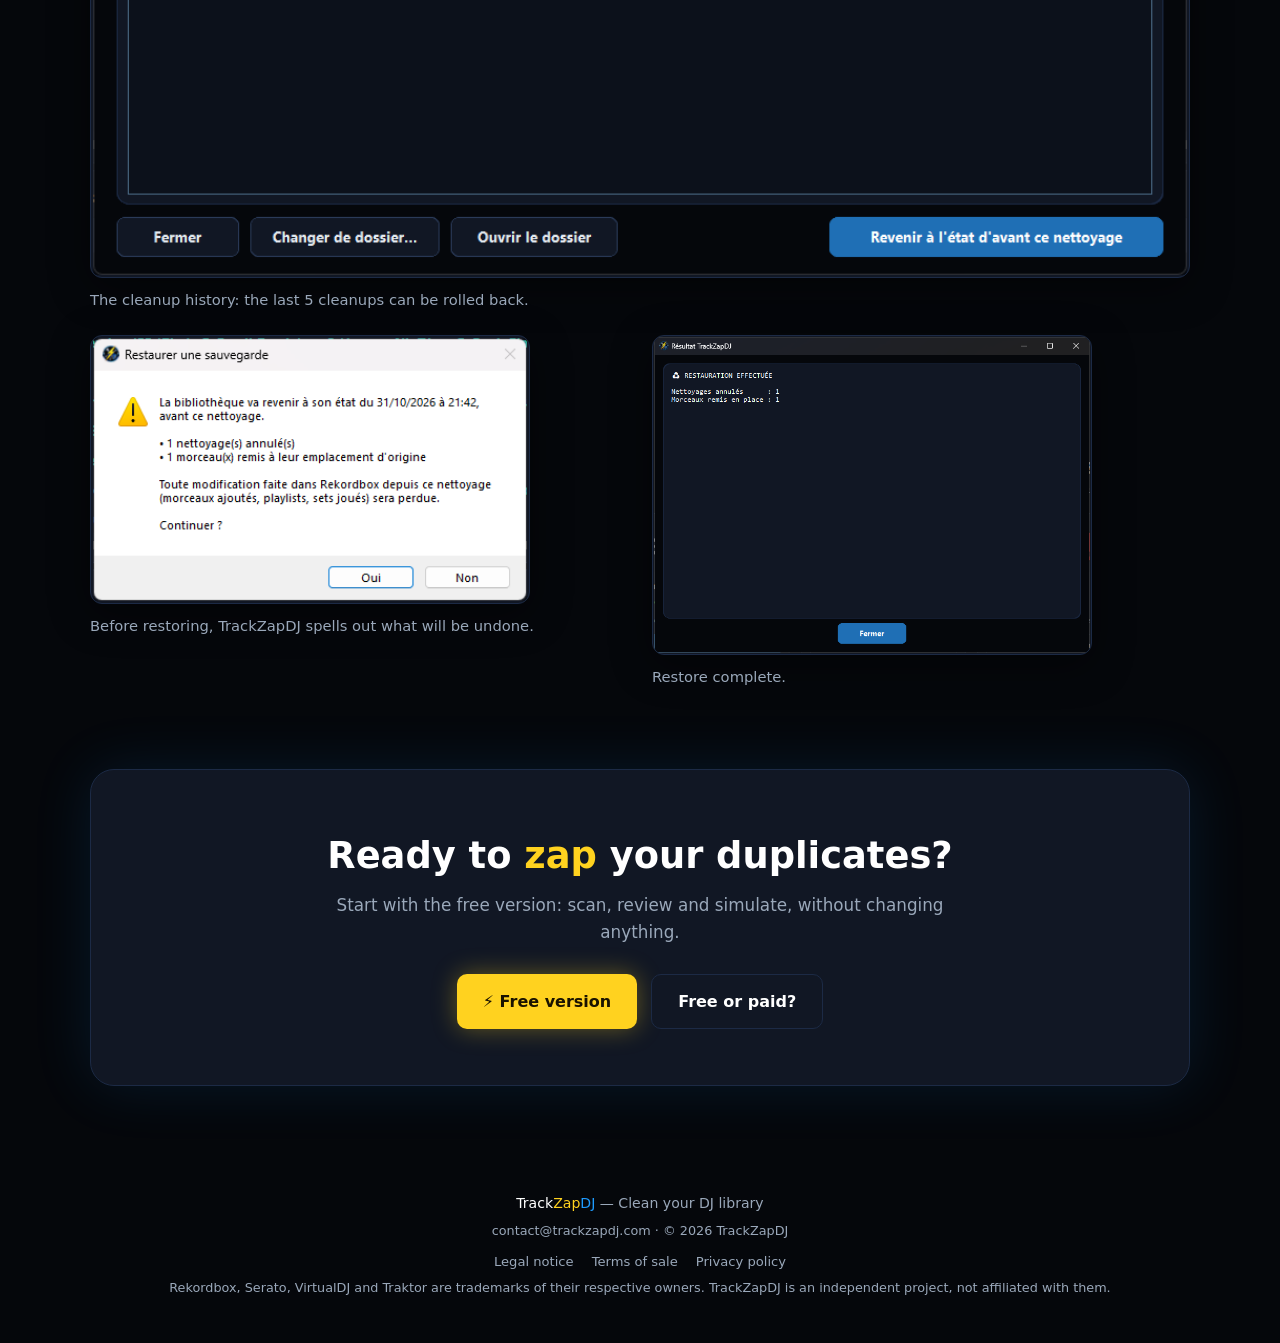
<file: en/how-it-works/index.html>
<!DOCTYPE html>
<html lang="en">
<head>
<meta charset="utf-8">
<meta name="viewport" content="width=device-width, initial-scale=1">
<title>How TrackZapDJ works — the app in screenshots</title>
<meta name="description" content="A full walkthrough of TrackZapDJ, screen by screen: opening your Rekordbox collection, finding duplicates, reviewing them, simulating, cleaning up and rolling back.">
<meta name="theme-color" content="#05070b">
<meta property="og:title" content="How TrackZapDJ works">
<meta property="og:description" content="The app in screenshots: from scanning your Rekordbox collection to rolling back a cleanup.">
<meta property="og:image" content="https://www.trackzapdj.com/images/app/05-resultats.png">
<meta property="og:image:alt" content="TrackZapDJ results screen: duplicate groups sorted by confidence level">
<meta property="og:url" content="https://www.trackzapdj.com/en/how-it-works/">
<meta property="og:type" content="website">
<meta property="og:site_name" content="TrackZapDJ">
<meta property="og:locale" content="en_US">
<meta property="og:locale:alternate" content="fr_FR">
<meta name="twitter:card" content="summary_large_image">
<link rel="canonical" href="https://www.trackzapdj.com/en/how-it-works/">
<link rel="alternate" hreflang="fr" href="https://www.trackzapdj.com/fr/fonctionnement/">
<link rel="alternate" hreflang="en" href="https://www.trackzapdj.com/en/how-it-works/">
<link rel="alternate" hreflang="x-default" href="https://www.trackzapdj.com/en/how-it-works/">
<link rel="icon" href="/images/TrackZapDJ.ico">
<link rel="stylesheet" href="/assets/style.css">
<script src="/assets/site.js" defer></script>
</head>
<body>

<a class="skip" href="#contenu">Skip to content</a>

<header>
  <div class="wrap nav">
    <a class="brand" href="/en/" aria-label="TrackZapDJ, back to home page">
      <img src="/images/TrackZapDJ.ico" alt="" width="40" height="40">
      <span><span class="t1">Track</span><span class="t2">Zap</span><span class="t3">DJ</span></span>
    </a>
    <nav aria-label="Main navigation">
      <a class="link" href="/en/">Home</a>
      <a class="link" href="/en/#versions">Free or paid</a>
      <a class="link" href="/en/#faq">FAQ</a>
      <span class="lang" role="group" aria-label="Language">
        <a href="/fr/fonctionnement/" hreflang="fr" lang="fr" data-lang="fr" title="Français">FR</a>
        <span aria-current="true" lang="en">EN</span>
      </span>
      <a class="btn btn-yellow btn-nav" href="/en/#lancement">Free version</a>
    </nav>
  </div>
  <hr class="glow">
</header>

<main id="contenu" tabindex="-1">

  <div class="wrap howto">
    <span class="kicker">How it works</span>
    <h1>TrackZapDJ, <span class="y">screen by screen</span></h1>
    <p class="sub">
      Here is the full journey through the app, from opening your Rekordbox collection to rolling back a cleanup.
      The screenshots come from a real collection of more than 74,000 tracks; file paths and a few personal details have been blurred.
      Click a screenshot to view it full size.
    </p>
    <p class="callout lang-note">
      <strong>The screenshots show the French interface:</strong> for now, TrackZapDJ is only available in French.
      The app itself will be available in English at the official launch.
    </p>
    <p class="callout">
      <strong>Free or paid?</strong> Steps 1 to 4 (scan, review, preview and simulation) are part of the free version.
      Applying the cleanup (step 5) needs a €4.99 licence (<a href="/en/buy/">buy</a>). Rolling back (step 6) is always free, even without a licence.
    </p>
    <nav aria-label="Steps">
      <ol class="toc">
        <li><a href="#ouvrir">Open the collection</a></li>
        <li><a href="#analyser">Scan</a></li>
        <li><a href="#verifier">Review</a></li>
        <li><a href="#simuler">Preview and simulate</a></li>
        <li class="paid"><a href="#appliquer">Apply the cleanup</a></li>
        <li><a href="#restaurer">Roll back</a></li>
      </ol>
    </nav>
  </div>

  <!-- 1. OPEN -->
  <section class="howto-step" id="ouvrir" aria-labelledby="t-ouvrir">
    <div class="wrap">
      <div class="howto-head">
        <span class="howto-num" aria-hidden="true">1</span>
        <div><span class="pill free">Free</span><h2 id="t-ouvrir">Open your collection</h2></div>
      </div>
      <p class="sub">
        When the app starts, pick your DJ software. Rekordbox is available; Serato DJ Pro, VirtualDJ and Traktor Pro are in development.
        Before the first scan, TrackZapDJ asks where to save the Excel reports and the activity log.
      </p>
      <p class="sub">
        Once the collection is loaded, you can see at a glance how many tracks, playlists and history sessions it contains.
      </p>
      <div class="shots">
        <figure class="shot main">
          <a href="/images/app/01-accueil.png"><img src="/images/app/01-accueil.png" width="1506" height="986" loading="lazy" alt="TrackZapDJ start screen asking which DJ software you use: rekordbox is available, Serato DJ Pro, VirtualDJ and Traktor Pro are in development."></a>
          <figcaption>The start screen: choosing your DJ software.</figcaption>
        </figure>
        <figure class="shot">
          <a href="/images/app/02-dossiers.png"><img src="/images/app/02-dossiers.png" width="866" height="466" loading="lazy" alt="“TrackZapDJ folders” window: choosing the folder for Excel reports and the folder for logs."></a>
          <figcaption>First launch: where to save Excel reports and logs.</figcaption>
        </figure>
        <figure class="shot">
          <a href="/images/app/03-collection.png"><img src="/images/app/03-collection.png" width="1506" height="986" loading="lazy" alt="Main window after loading: 74,156 tracks, 77 playlists and 569 history sessions."></a>
          <figcaption>Collection loaded: 74,156 tracks, 77 playlists, 569 history sessions.</figcaption>
        </figure>
      </div>
    </div>
  </section>

  <!-- 2. SCAN -->
  <section class="howto-step" id="analyser" aria-labelledby="t-analyser">
    <div class="wrap">
      <div class="howto-head">
        <span class="howto-num" aria-hidden="true">2</span>
        <div><span class="pill free">Free</span><h2 id="t-analyser">Run the scan</h2></div>
      </div>
      <p class="sub">
        <strong>“Analyse fichier”</strong> (file scan) groups tracks with the same artist and title;
        <strong>“Analyse musicale”</strong> (musical scan) relies on key, BPM and duration. File contents are then compared (hash)
        to spot strictly identical copies. Progress is shown live and the scan can be cancelled at any time.
      </p>
      <p class="sub">
        Each group gets a colour-coded confidence level. <strong>“Exporter Excel”</strong> saves the whole analysis to an Excel file.
      </p>
      <div class="shots">
        <figure class="shot">
          <a href="/images/app/04-analyse-en-cours.png"><img src="/images/app/04-analyse-en-cours.png" width="1506" height="986" loading="lazy" alt="Scan in progress: progress bar, groups appearing as they are found, and a Cancel button."></a>
          <figcaption>Scan in progress: groups appear as they are found.</figcaption>
        </figure>
        <figure class="shot">
          <a href="/images/app/05-resultats.png"><img src="/images/app/05-resultats.png" width="1506" height="986" loading="lazy" alt="Scan results: list of duplicate groups with confidence, artist, title, album, occurrences, format, bitrate and cues."></a>
          <figcaption>Results: duplicate groups, sorted by confidence level.</figcaption>
        </figure>
      </div>
    </div>
  </section>

  <!-- 3. REVIEW -->
  <section class="howto-step" id="verifier" aria-labelledby="t-verifier">
    <div class="wrap">
      <div class="howto-head">
        <span class="howto-num" aria-hidden="true">3</span>
        <div><span class="pill free">Free</span><h2 id="t-verifier">Review each group</h2></div>
      </div>
      <p class="sub">
        Select a group to see its tracks in detail (duration, format, BPM, key, bitrate, size, cues, playlists, date added, path).
        TrackZapDJ suggests which track to keep: by default, the most recently added one; in case of a tie, it decides by cues, then playlists, then quality.
      </p>
      <p class="sub">
        You have the final say: <strong>“Conserver celui-ci”</strong> (keep this one) to pick another track,
        <strong>“Valider ce groupe”</strong> (approve this group), <strong>“Écarter ce groupe”</strong> (leave this group out),
        or <strong>“Valider tous les 100 %”</strong> (approve all 100% groups) at once. Nothing is deleted without a final confirmation.
      </p>
      <div class="shots">
        <figure class="shot">
          <a href="/images/app/06-detail-groupe.png"><img src="/images/app/06-detail-groupe.png" width="1506" height="986" loading="lazy" alt="Group detail: one track marked “À conserver” (to keep) and its duplicate, with their properties."></a>
          <figcaption>Group detail: the suggested track to keep and its duplicate.</figcaption>
        </figure>
        <figure class="shot">
          <a href="/images/app/07-groupe-valide.png"><img src="/images/app/07-groupe-valide.png" width="1506" height="986" loading="lazy" alt="Group marked “Validé” (approved); the “Supprimer validés (1)” button becomes active."></a>
          <figcaption>Group approved: “Supprimer validés” shows how many groups are ready.</figcaption>
        </figure>
      </div>
    </div>
  </section>

  <!-- 4. SIMULATE -->
  <section class="howto-step" id="simuler" aria-labelledby="t-simuler">
    <div class="wrap">
      <div class="howto-head">
        <span class="howto-num" aria-hidden="true">4</span>
        <div><span class="pill free">Free</span><h2 id="t-simuler">Preview and simulate</h2></div>
      </div>
      <p class="sub">
        <strong>“Supprimer validés”</strong> (delete approved) first opens a preview: tracks removed from the database, files moved to the backup folder,
        space freed, playlist and Automix entries redirected. The detail for each file shows whether it is identical to the kept track.
        You can still untick a group to leave it out.
      </p>
      <p class="sub">
        <strong>“Simuler (aucune modification)”</strong> (simulate, no changes) produces the full result and an Excel report without touching anything.
      </p>
      <p class="callout">The free version goes this far: preview and simulation are available, applying the cleanup is not.</p>
      <div class="shots">
        <figure class="shot">
          <a href="/images/app/08-apercu-detail.png"><img src="/images/app/08-apercu-detail.png" width="1206" height="752" loading="lazy" alt="Cleanup preview window: summary of the cleanup and detail for one file, moved to the backup and identical to the kept track."></a>
          <figcaption>The preview, with the detail for each file.</figcaption>
        </figure>
        <figure class="shot">
          <a href="/images/app/10-simulation.png"><img src="/images/app/10-simulation.png" width="1506" height="986" loading="lazy" alt="Simulation result: “SIMULATION — rien n'a été modifié” (nothing was changed), with the number of groups, tracks, files, playlists and Automix entries involved."></a>
          <figcaption>Simulation result: nothing was changed.</figcaption>
        </figure>
      </div>
    </div>
  </section>

  <!-- 5. APPLY -->
  <section class="howto-step paid" id="appliquer" aria-labelledby="t-appliquer">
    <div class="wrap">
      <div class="howto-head">
        <span class="howto-num" aria-hidden="true">5</span>
        <div><span class="pill paid">Paid · €4.99</span><h2 id="t-appliquer">Apply the cleanup</h2></div>
      </div>
      <p class="sub">
        To apply it, type <strong>“SUPPRIMER”</strong> (delete) and confirm: having to type it prevents accidental clicks.
        TrackZapDJ first backs up your database, then removes the duplicates, redirects playlists, history and Automix to the kept track,
        and moves the removed files to the backup folder. An Excel report sums up the operation.
      </p>
      <div class="shots">
        <figure class="shot">
          <a href="/images/app/09-apercu-confirmation.png"><img src="/images/app/09-apercu-confirmation.png" width="1206" height="816" loading="lazy" alt="Cleanup preview with the word SUPPRIMER typed in the confirmation field."></a>
          <figcaption>To apply the cleanup, you have to type “SUPPRIMER”.</figcaption>
        </figure>
        <figure class="shot">
          <a href="/images/app/12-apres-nettoyage.png"><img src="/images/app/12-apres-nettoyage.png" width="1506" height="986" loading="lazy" alt="Main window after the cleanup: “Suppression terminée avec succès” (cleanup completed), the collection now has 74,155 tracks."></a>
          <figcaption>After the cleanup: the collection has one track fewer.</figcaption>
        </figure>
        <figure class="shot small">
          <a href="/images/app/11-nettoyage-effectue.png"><img src="/images/app/11-nettoyage-effectue.png" width="766" height="556" loading="lazy" alt="“SUPPRESSION EFFECTUÉE” (cleanup done) summary: backup folder, groups processed, tracks deleted, files backed up, playlists and Automix redirected, Excel report."></a>
          <figcaption>The summary: backup, tracks deleted, files backed up, Excel report.</figcaption>
        </figure>
      </div>
    </div>
  </section>

  <!-- 6. ROLL BACK -->
  <section class="howto-step" id="restaurer" aria-labelledby="t-restaurer">
    <div class="wrap">
      <div class="howto-head">
        <span class="howto-num" aria-hidden="true">6</span>
        <div><span class="pill free">Always free</span><h2 id="t-restaurer">Roll back</h2></div>
      </div>
      <p class="sub">
        The cleanup history keeps the last 5 cleanups. Pick one and go back to the state before it: the database and the files return to their place.
      </p>
      <p class="sub">
        Rolling back a cleanup also cancels any more recent ones, and whatever you did in Rekordbox since then
        (tracks added, playlists, sets played) is lost. TrackZapDJ reminds you of this before going ahead.
      </p>
      <div class="shots">
        <figure class="shot main">
          <a href="/images/app/13-historique.png"><img src="/images/app/13-historique.png" width="986" height="556" loading="lazy" alt="“Historique des nettoyages” (cleanup history) window: list of cleanups with date, tracks deleted, files backed up, size and status, and a button to go back to the state before the selected cleanup."></a>
          <figcaption>The cleanup history: the last 5 cleanups can be rolled back.</figcaption>
        </figure>
        <figure class="shot small">
          <a href="/images/app/14-confirmation-restauration.png"><img src="/images/app/14-confirmation-restauration.png" width="417" height="254" loading="lazy" alt="“Restaurer une sauvegarde” (restore a backup) confirmation: cleanups cancelled, tracks put back, and a warning about changes made in Rekordbox since then."></a>
          <figcaption>Before restoring, TrackZapDJ spells out what will be undone.</figcaption>
        </figure>
        <figure class="shot small">
          <a href="/images/app/15-restauration-effectuee.png"><img src="/images/app/15-restauration-effectuee.png" width="766" height="556" loading="lazy" alt="“RESTAURATION EFFECTUÉE” (restore done): cleanups cancelled and tracks put back."></a>
          <figcaption>Restore complete.</figcaption>
        </figure>
      </div>
    </div>
  </section>

  <div class="wrap howto-end final">
    <div class="box">
      <h2>Ready to <span class="y">zap</span> your duplicates?</h2>
      <p class="sub">Start with the free version: scan, review and simulate, without changing anything.</p>
      <div class="cta" style="justify-content:center">
        <a class="btn btn-yellow" href="/en/#lancement">⚡ Free version</a>
        <a class="btn btn-ghost" href="/en/#versions">Free or paid?</a>
      </div>
    </div>
  </div>

</main>

<footer>
  <div class="wrap">
    <div><span class="t1">Track</span><span class="t2">Zap</span><span class="t3">DJ</span> — Clean your DJ library</div>
    <div class="note"><a href="mailto:contact@trackzapdj.com">contact@trackzapdj.com</a> · © 2026 TrackZapDJ</div>
    <nav class="legal" aria-label="Legal information">
      <a href="/en/legal/#legal-notice">Legal notice</a>
      <a href="/en/legal/#terms-of-sale">Terms of sale</a>
      <a href="/en/legal/#privacy">Privacy policy</a>
    </nav>
    <div class="note">Rekordbox, Serato, VirtualDJ and Traktor are trademarks of their respective owners. TrackZapDJ is an independent project, not affiliated with them.</div>
  </div>
</footer>

</body>
</html>
</file>
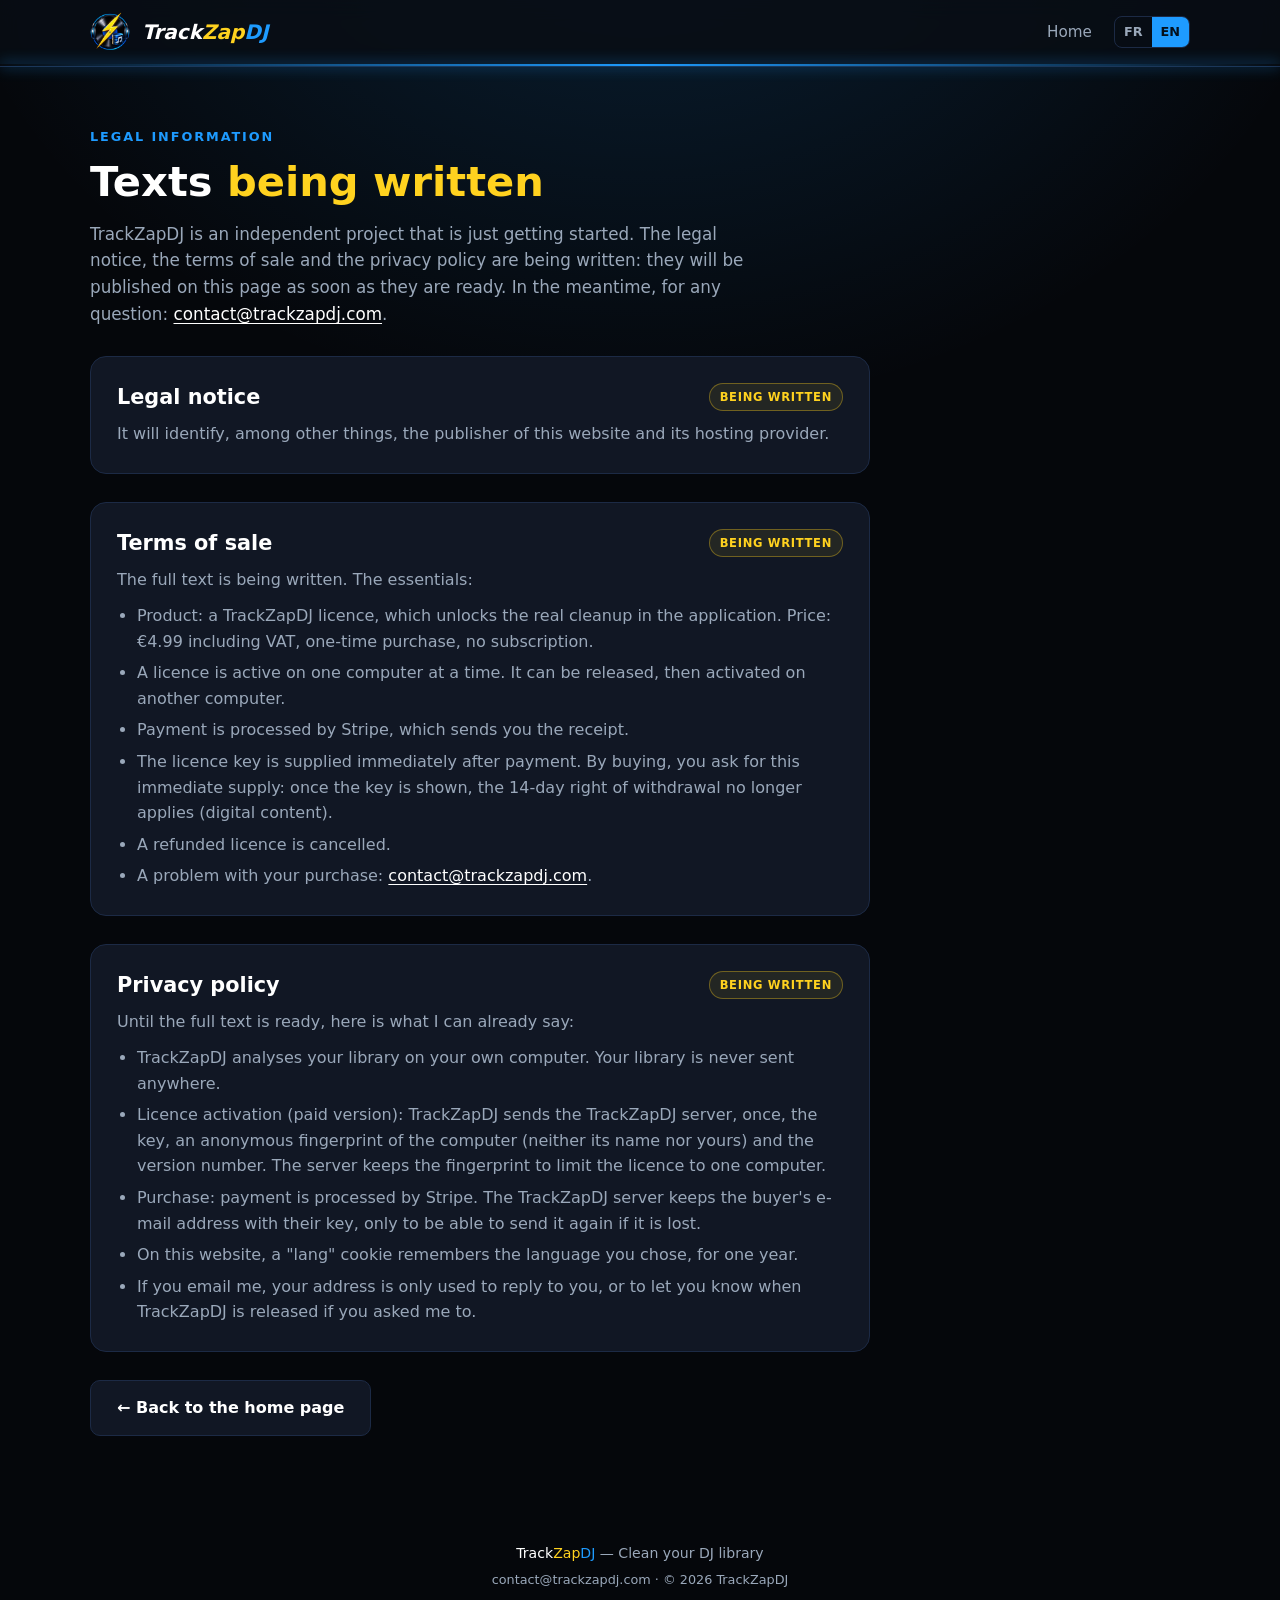
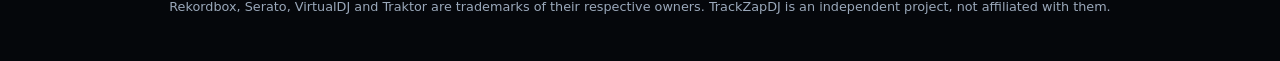
<file: en/legal/index.html>
<!DOCTYPE html>
<html lang="en">
<head>
<meta charset="utf-8">
<meta name="viewport" content="width=device-width, initial-scale=1">
<title>Legal information — TrackZapDJ</title>
<meta name="description" content="TrackZapDJ legal notice, terms of sale and privacy policy: currently being written.">
<!-- Temporary page: allow indexing once the final texts are published. -->
<meta name="robots" content="noindex">
<meta name="theme-color" content="#05070b">
<link rel="canonical" href="https://www.trackzapdj.com/en/legal/">
<link rel="alternate" hreflang="fr" href="https://www.trackzapdj.com/fr/informations-legales/">
<link rel="alternate" hreflang="en" href="https://www.trackzapdj.com/en/legal/">
<link rel="alternate" hreflang="x-default" href="https://www.trackzapdj.com/en/legal/">
<link rel="icon" href="/images/TrackZapDJ.ico">
<link rel="stylesheet" href="/assets/style.css">
<script src="/assets/site.js" defer></script>
</head>
<body>

<a class="skip" href="#contenu">Skip to content</a>

<header>
  <div class="wrap nav">
    <a class="brand" href="/en/" aria-label="TrackZapDJ, back to home page">
      <img src="/images/TrackZapDJ.ico" alt="" width="40" height="40">
      <span><span class="t1">Track</span><span class="t2">Zap</span><span class="t3">DJ</span></span>
    </a>
    <nav aria-label="Main navigation">
      <a class="link" href="/en/">Home</a>
      <span class="lang" role="group" aria-label="Language">
        <a href="/fr/informations-legales/" hreflang="fr" lang="fr" data-lang="fr" title="Français">FR</a>
        <span aria-current="true" lang="en">EN</span>
      </span>
    </nav>
  </div>
  <hr class="glow">
</header>

<main class="wrap doc" id="contenu" tabindex="-1">
  <span class="kicker">Legal information</span>
  <h1>Texts <span class="y">being written</span></h1>
  <p class="sub">
    TrackZapDJ is an independent project that is just getting started. The legal notice, the terms of sale
    and the privacy policy are being written: they will be published on this page as soon as they are ready.
    In the meantime, for any question: <a href="mailto:contact@trackzapdj.com">contact@trackzapdj.com</a>.
  </p>

  <section id="legal-notice" class="doc-part">
    <div class="doc-head"><h2>Legal notice</h2><span class="status next">Being written</span></div>
    <p>It will identify, among other things, the publisher of this website and its hosting provider.</p>
  </section>

  <section id="terms-of-sale" class="doc-part">
    <div class="doc-head"><h2>Terms of sale</h2><span class="status next">Being written</span></div>
    <p>The full text is being written. The essentials:</p>
    <ul>
      <li>Product: a TrackZapDJ licence, which unlocks the real cleanup in the application. Price: €4.99 including VAT, one-time purchase, no subscription.</li>
      <li>A licence is active on one computer at a time. It can be released, then activated on another computer.</li>
      <li>Payment is processed by Stripe, which sends you the receipt.</li>
      <li>The licence key is supplied immediately after payment. By buying, you ask for this immediate supply:
        once the key is shown, the 14-day right of withdrawal no longer applies (digital content).</li>
      <li>A refunded licence is cancelled.</li>
      <li>A problem with your purchase: <a href="mailto:contact@trackzapdj.com">contact@trackzapdj.com</a>.</li>
    </ul>
  </section>

  <section id="privacy" class="doc-part">
    <div class="doc-head"><h2>Privacy policy</h2><span class="status next">Being written</span></div>
    <p>Until the full text is ready, here is what I can already say:</p>
    <ul>
      <li>TrackZapDJ analyses your library on your own computer. Your library is never sent anywhere.</li>
      <li>Licence activation (paid version): TrackZapDJ sends the TrackZapDJ server, once, the key, an anonymous fingerprint of the
        computer (neither its name nor yours) and the version number. The server keeps the fingerprint to limit the licence to one computer.</li>
      <li>Purchase: payment is processed by Stripe. The TrackZapDJ server keeps the buyer's e-mail address with their key, only to be
        able to send it again if it is lost.</li>
      <li>On this website, a "lang" cookie remembers the language you chose, for one year.</li>
      <li>If you email me, your address is only used to reply to you, or to let you know when TrackZapDJ is released if you asked me to.</li>
    </ul>
  </section>

  <p><a class="btn btn-ghost" href="/en/">← Back to the home page</a></p>
</main>

<footer>
  <div class="wrap">
    <div><span class="t1">Track</span><span class="t2">Zap</span><span class="t3">DJ</span> — Clean your DJ library</div>
    <div class="note"><a href="mailto:contact@trackzapdj.com">contact@trackzapdj.com</a> · © 2026 TrackZapDJ</div>
    <div class="note">Rekordbox, Serato, VirtualDJ and Traktor are trademarks of their respective owners. TrackZapDJ is an independent project, not affiliated with them.</div>
  </div>
</footer>

</body>
</html>
</file>
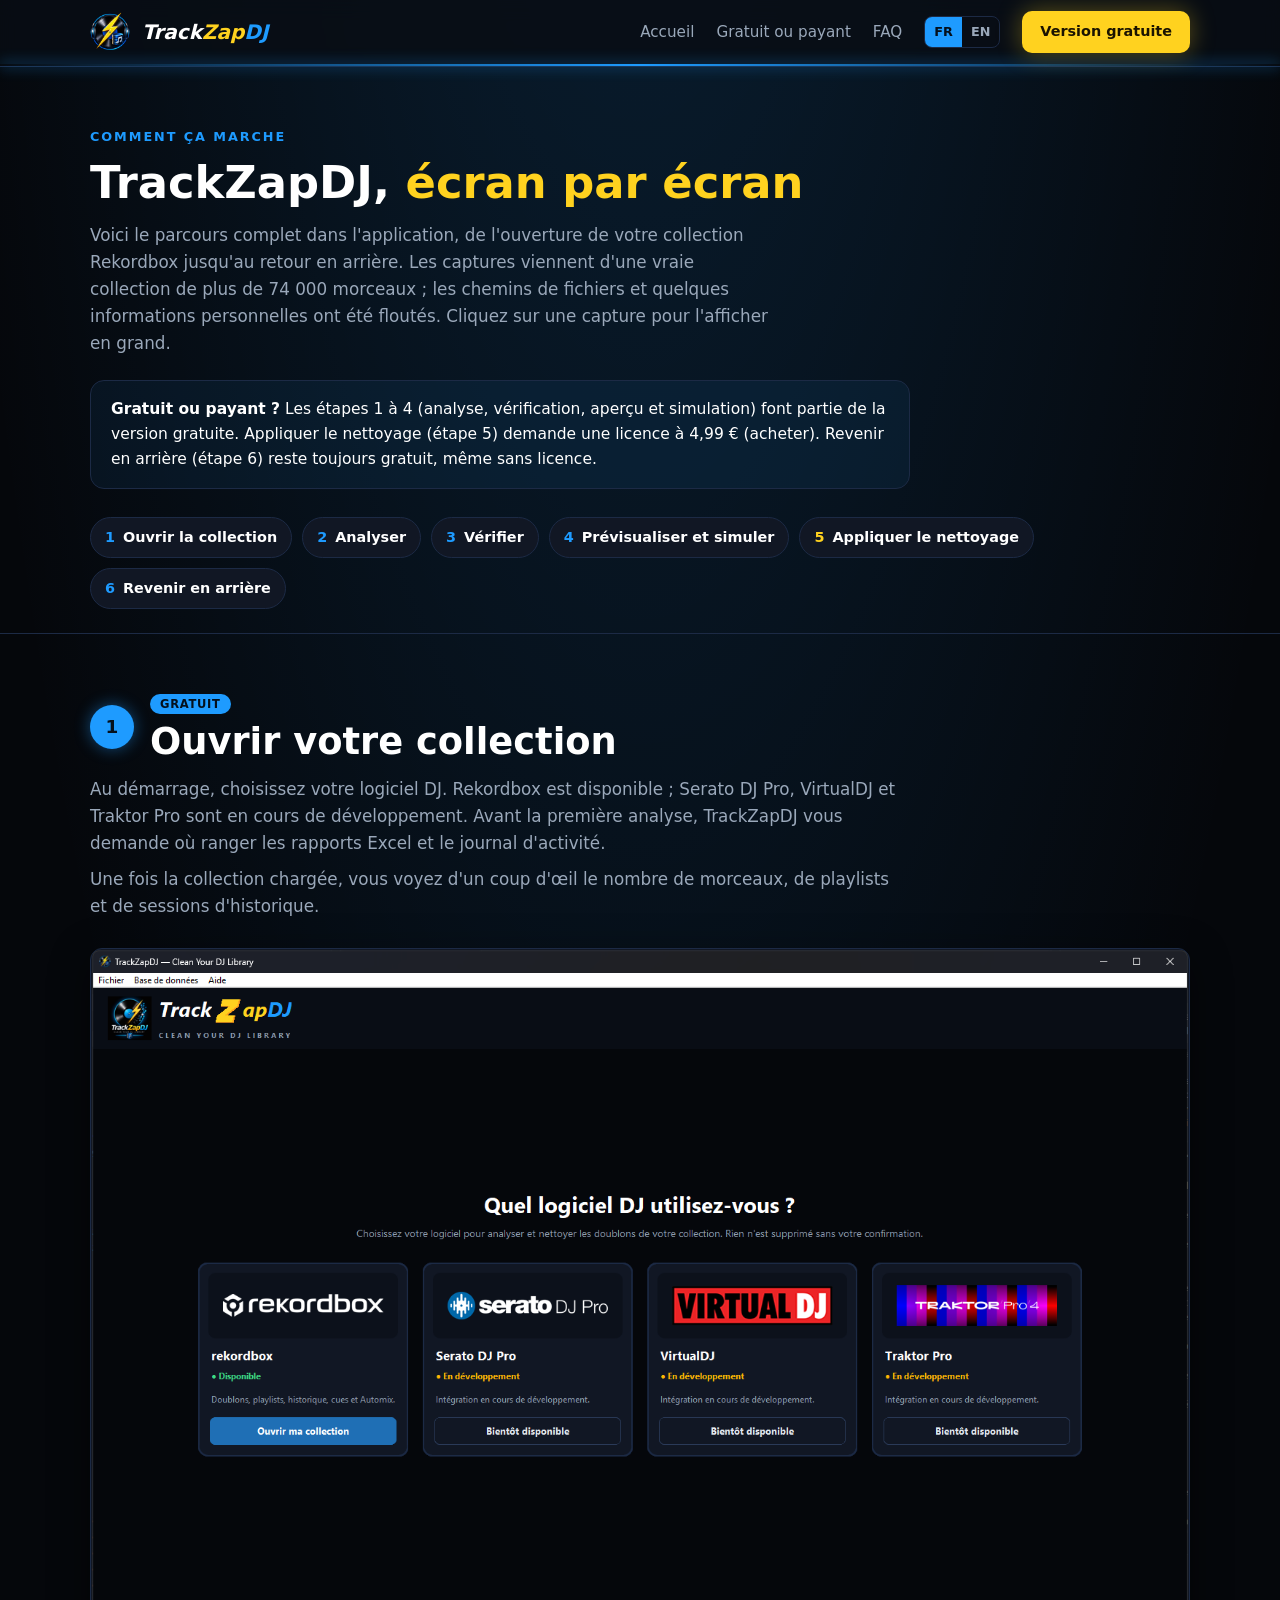
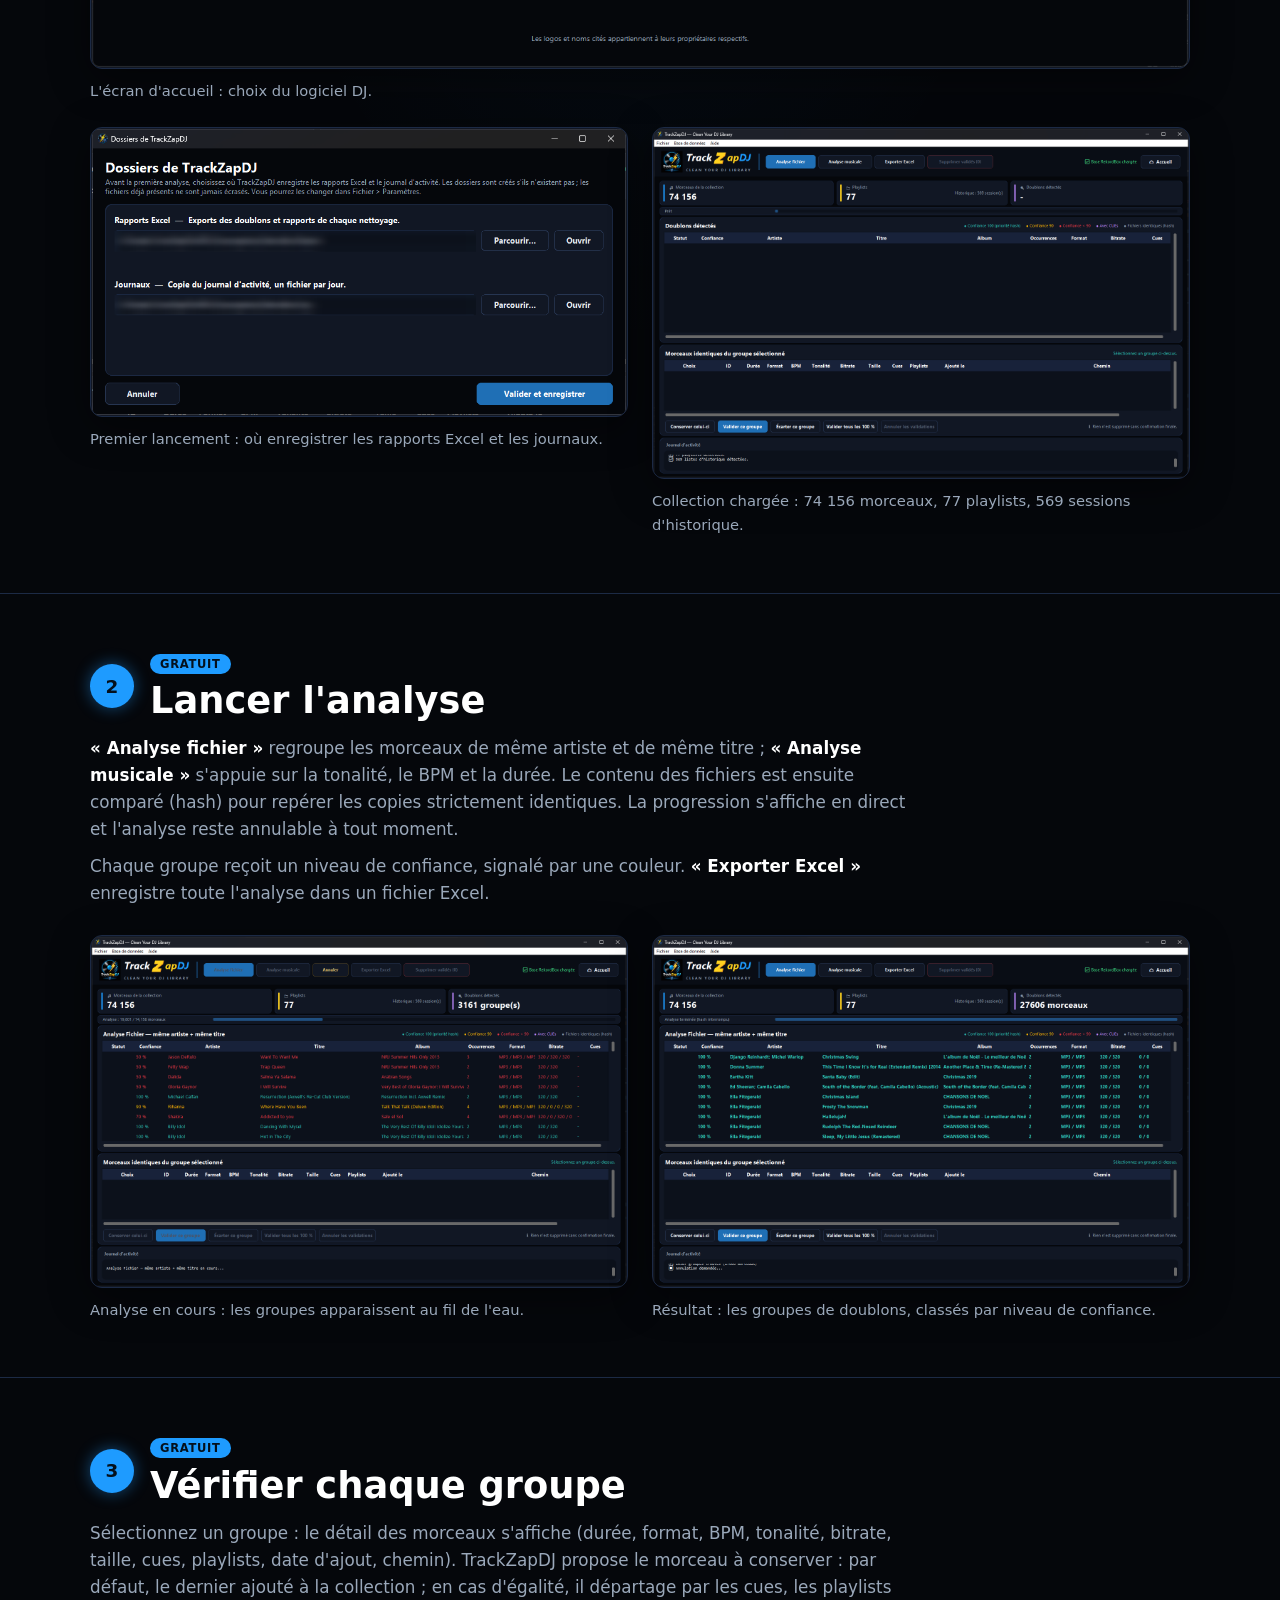
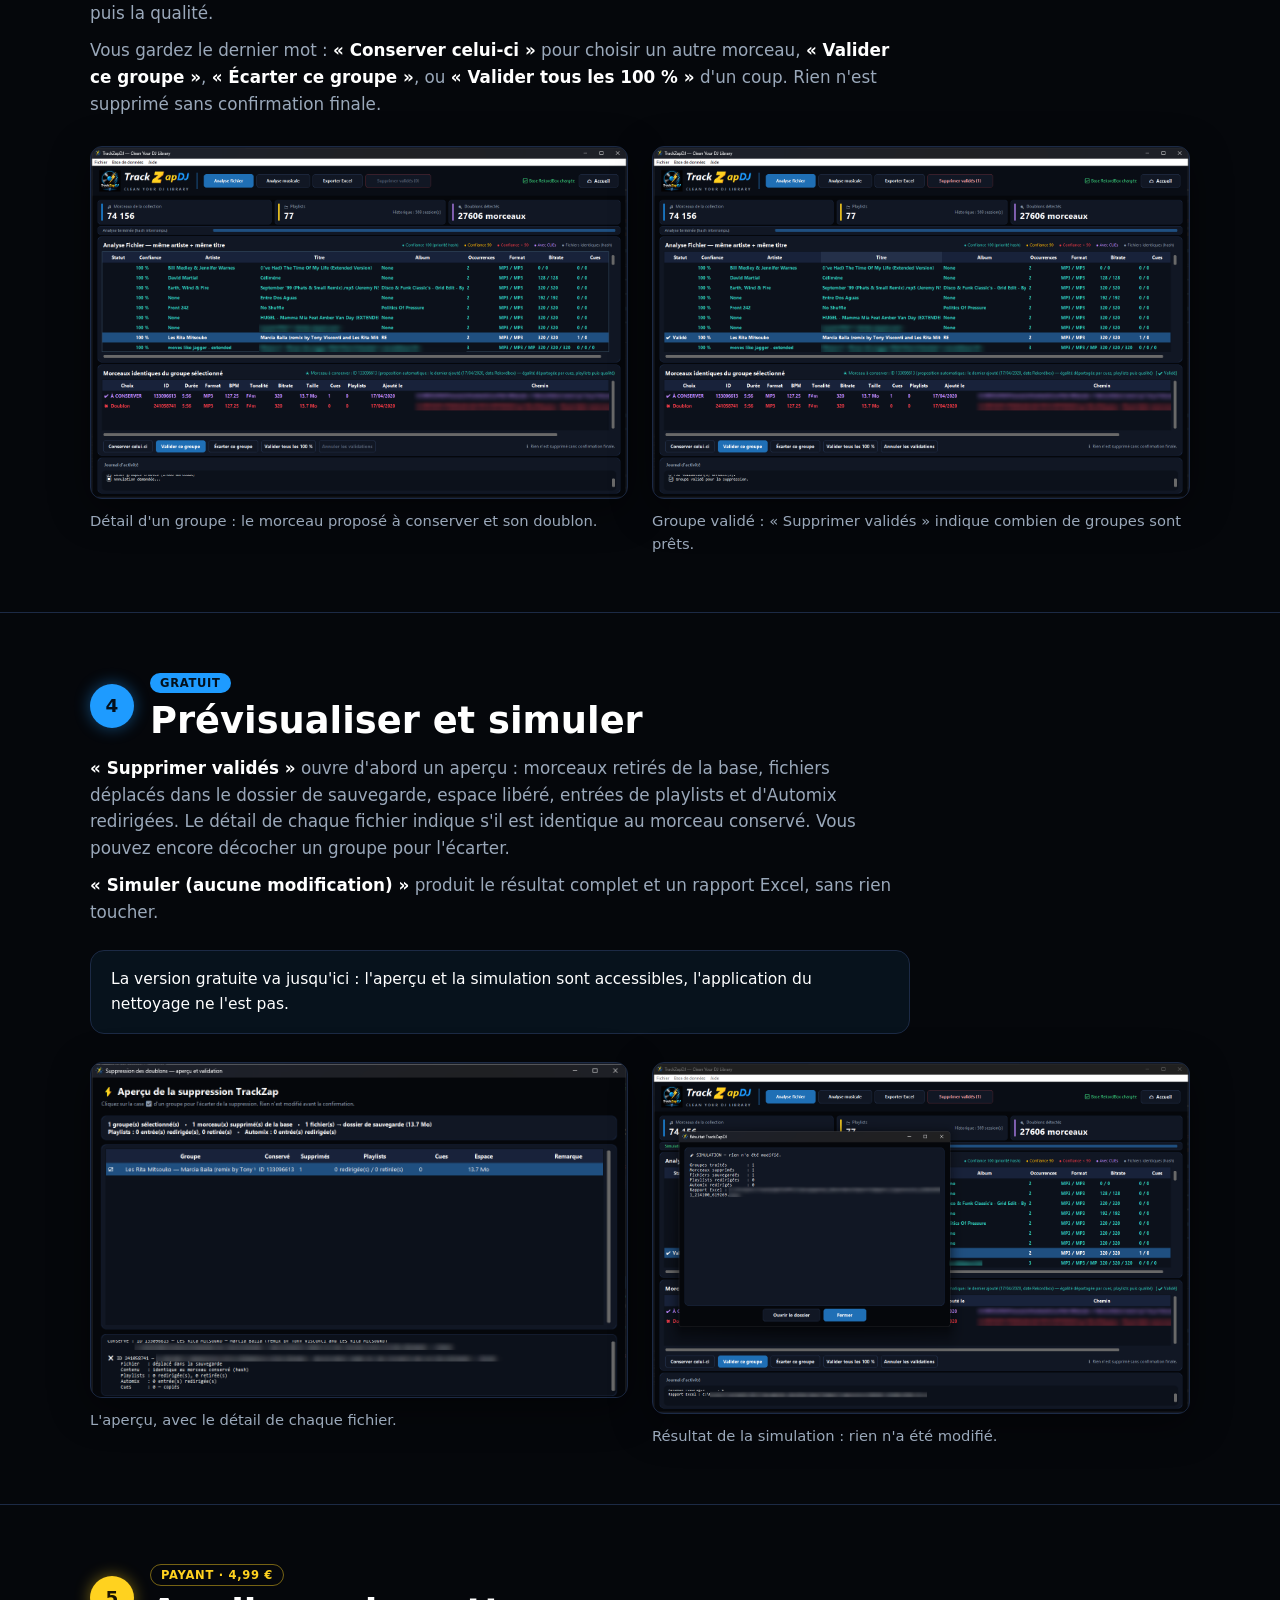
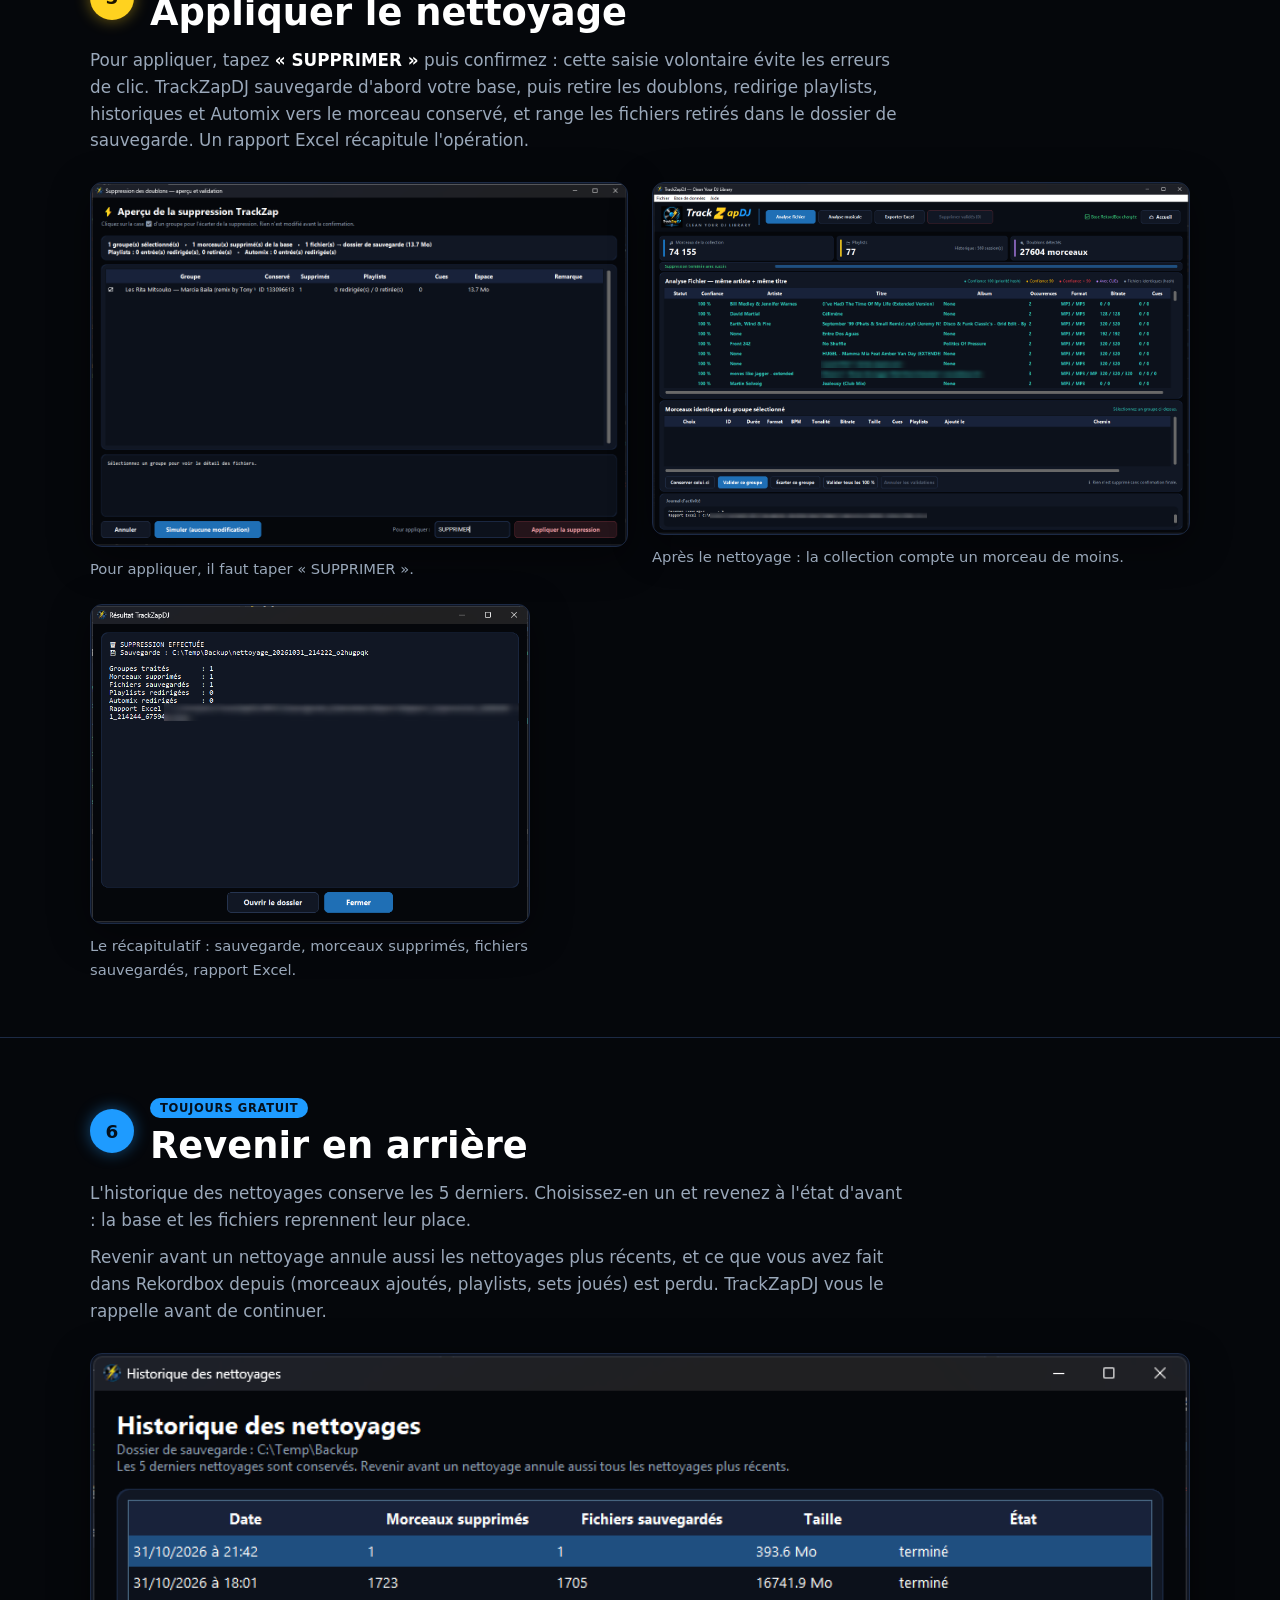
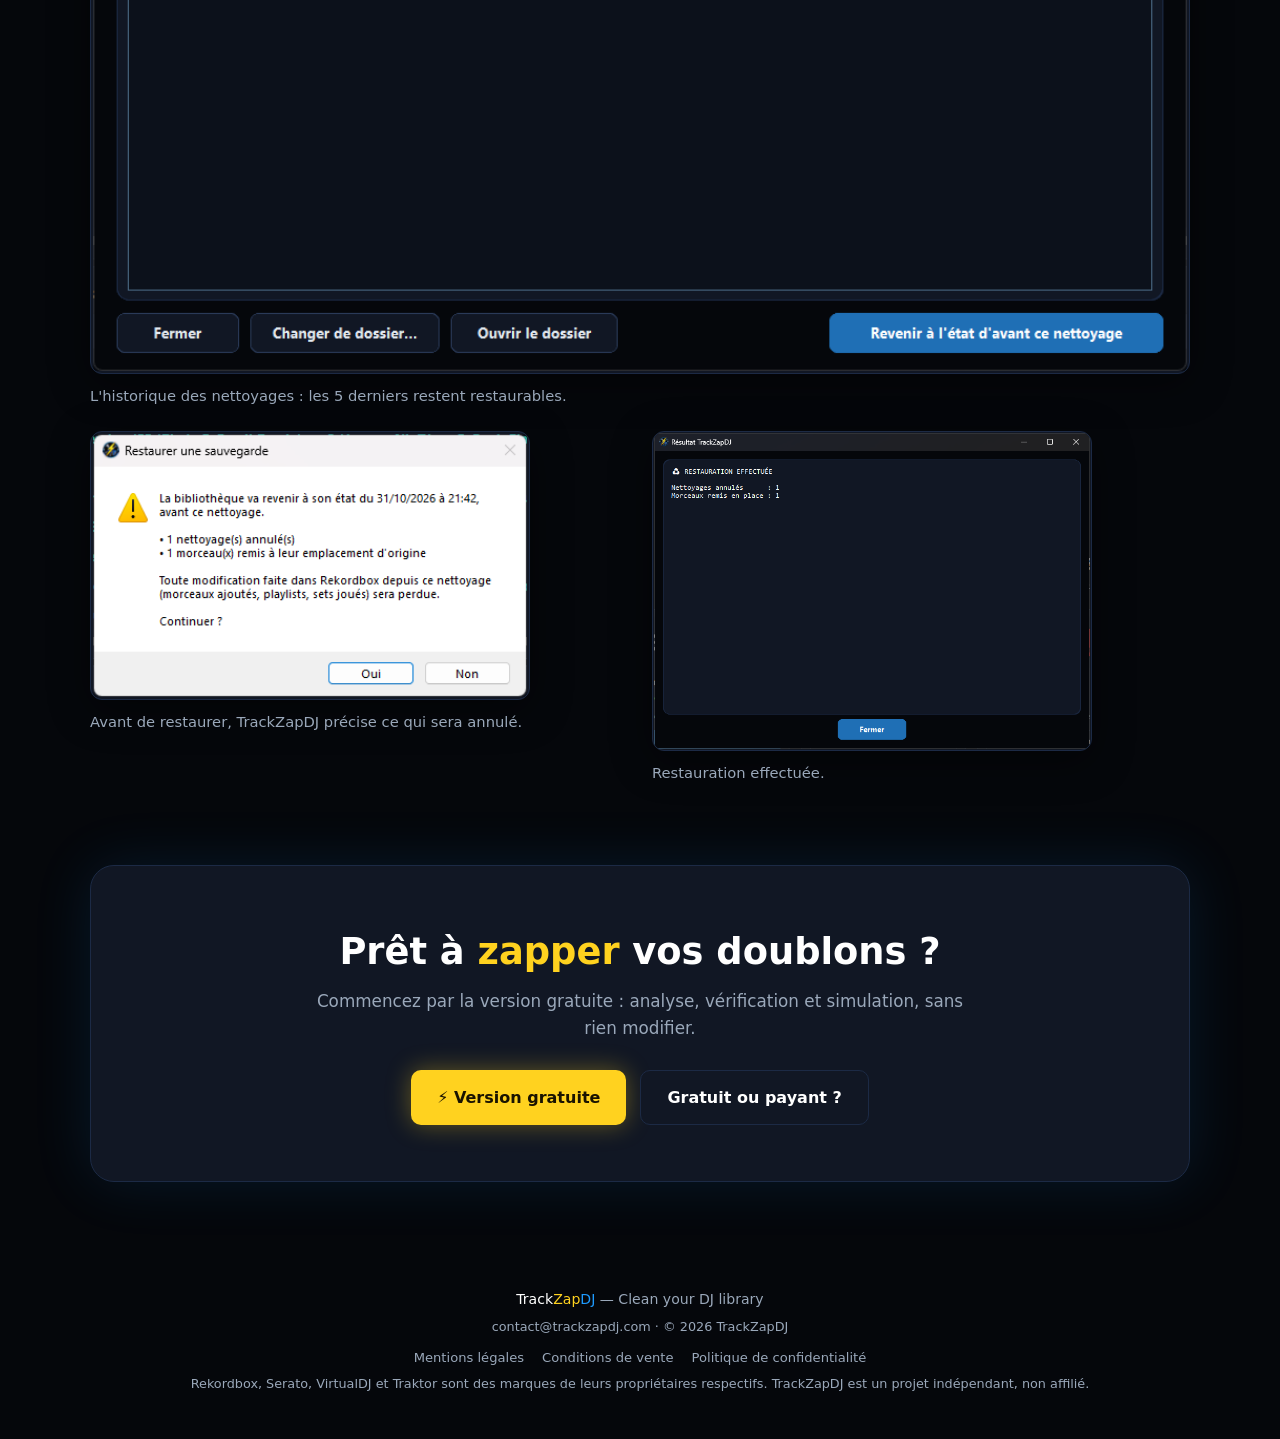
<file: fr/fonctionnement/index.html>
<!DOCTYPE html>
<html lang="fr">
<head>
<meta charset="utf-8">
<meta name="viewport" content="width=device-width, initial-scale=1">
<title>Comment fonctionne TrackZapDJ — l'application en images</title>
<meta name="description" content="Le parcours complet dans TrackZapDJ, capture par capture : ouverture de la collection Rekordbox, analyse des doublons, vérification, simulation, nettoyage et retour en arrière.">
<meta name="theme-color" content="#05070b">
<meta property="og:title" content="Comment fonctionne TrackZapDJ">
<meta property="og:description" content="L'application en images : de l'analyse de votre collection Rekordbox jusqu'au retour en arrière.">
<meta property="og:image" content="https://www.trackzapdj.com/images/app/05-resultats.png">
<meta property="og:image:alt" content="Écran de résultats de TrackZapDJ : groupes de doublons classés par niveau de confiance">
<meta property="og:url" content="https://www.trackzapdj.com/fr/fonctionnement/">
<meta property="og:type" content="website">
<meta property="og:site_name" content="TrackZapDJ">
<meta property="og:locale" content="fr_FR">
<meta property="og:locale:alternate" content="en_US">
<meta name="twitter:card" content="summary_large_image">
<link rel="canonical" href="https://www.trackzapdj.com/fr/fonctionnement/">
<link rel="alternate" hreflang="fr" href="https://www.trackzapdj.com/fr/fonctionnement/">
<link rel="alternate" hreflang="en" href="https://www.trackzapdj.com/en/how-it-works/">
<link rel="alternate" hreflang="x-default" href="https://www.trackzapdj.com/en/how-it-works/">
<link rel="icon" href="/images/TrackZapDJ.ico">
<link rel="stylesheet" href="/assets/style.css">
<script src="/assets/site.js" defer></script>
</head>
<body>

<a class="skip" href="#contenu">Aller au contenu</a>

<header>
  <div class="wrap nav">
    <a class="brand" href="/fr/" aria-label="TrackZapDJ, retour à l'accueil">
      <img src="/images/TrackZapDJ.ico" alt="" width="40" height="40">
      <span><span class="t1">Track</span><span class="t2">Zap</span><span class="t3">DJ</span></span>
    </a>
    <nav aria-label="Navigation principale">
      <a class="link" href="/fr/">Accueil</a>
      <a class="link" href="/fr/#versions">Gratuit ou payant</a>
      <a class="link" href="/fr/#faq">FAQ</a>
      <span class="lang" role="group" aria-label="Langue">
        <span aria-current="true" lang="fr">FR</span>
        <a href="/en/how-it-works/" hreflang="en" lang="en" data-lang="en" title="English">EN</a>
      </span>
      <a class="btn btn-yellow btn-nav" href="/fr/#lancement">Version gratuite</a>
    </nav>
  </div>
  <hr class="glow">
</header>

<main id="contenu" tabindex="-1">

  <div class="wrap howto">
    <span class="kicker">Comment ça marche</span>
    <h1>TrackZapDJ, <span class="y">écran par écran</span></h1>
    <p class="sub">
      Voici le parcours complet dans l'application, de l'ouverture de votre collection Rekordbox jusqu'au retour en arrière.
      Les captures viennent d'une vraie collection de plus de 74 000 morceaux ; les chemins de fichiers et quelques informations
      personnelles ont été floutés. Cliquez sur une capture pour l'afficher en grand.
    </p>
    <p class="callout">
      <strong>Gratuit ou payant ?</strong> Les étapes 1 à 4 (analyse, vérification, aperçu et simulation) font partie de la version gratuite.
      Appliquer le nettoyage (étape 5) demande une licence à 4,99&nbsp;€ (<a href="/fr/acheter/">acheter</a>). Revenir en arrière (étape 6) reste toujours gratuit, même sans licence.
    </p>
    <nav aria-label="Étapes">
      <ol class="toc">
        <li><a href="#ouvrir">Ouvrir la collection</a></li>
        <li><a href="#analyser">Analyser</a></li>
        <li><a href="#verifier">Vérifier</a></li>
        <li><a href="#simuler">Prévisualiser et simuler</a></li>
        <li class="paid"><a href="#appliquer">Appliquer le nettoyage</a></li>
        <li><a href="#restaurer">Revenir en arrière</a></li>
      </ol>
    </nav>
  </div>

  <!-- 1. OUVRIR -->
  <section class="howto-step" id="ouvrir" aria-labelledby="t-ouvrir">
    <div class="wrap">
      <div class="howto-head">
        <span class="howto-num" aria-hidden="true">1</span>
        <div><span class="pill free">Gratuit</span><h2 id="t-ouvrir">Ouvrir votre collection</h2></div>
      </div>
      <p class="sub">
        Au démarrage, choisissez votre logiciel DJ. Rekordbox est disponible ; Serato DJ Pro, VirtualDJ et Traktor Pro sont en cours de développement.
        Avant la première analyse, TrackZapDJ vous demande où ranger les rapports Excel et le journal d'activité.
      </p>
      <p class="sub">
        Une fois la collection chargée, vous voyez d'un coup d'œil le nombre de morceaux, de playlists et de sessions d'historique.
      </p>
      <div class="shots">
        <figure class="shot main">
          <a href="/images/app/01-accueil.png"><img src="/images/app/01-accueil.png" width="1506" height="986" loading="lazy" alt="Écran d'accueil de TrackZapDJ : « Quel logiciel DJ utilisez-vous ? », avec rekordbox disponible et Serato DJ Pro, VirtualDJ et Traktor Pro en développement."></a>
          <figcaption>L'écran d'accueil : choix du logiciel DJ.</figcaption>
        </figure>
        <figure class="shot">
          <a href="/images/app/02-dossiers.png"><img src="/images/app/02-dossiers.png" width="866" height="466" loading="lazy" alt="Fenêtre « Dossiers de TrackZapDJ » : choix du dossier des rapports Excel et du dossier des journaux."></a>
          <figcaption>Premier lancement : où enregistrer les rapports Excel et les journaux.</figcaption>
        </figure>
        <figure class="shot">
          <a href="/images/app/03-collection.png"><img src="/images/app/03-collection.png" width="1506" height="986" loading="lazy" alt="Fenêtre principale après chargement : 74 156 morceaux, 77 playlists et 569 sessions d'historique."></a>
          <figcaption>Collection chargée : 74 156 morceaux, 77 playlists, 569 sessions d'historique.</figcaption>
        </figure>
      </div>
    </div>
  </section>

  <!-- 2. ANALYSER -->
  <section class="howto-step" id="analyser" aria-labelledby="t-analyser">
    <div class="wrap">
      <div class="howto-head">
        <span class="howto-num" aria-hidden="true">2</span>
        <div><span class="pill free">Gratuit</span><h2 id="t-analyser">Lancer l'analyse</h2></div>
      </div>
      <p class="sub">
        <strong>« Analyse fichier »</strong> regroupe les morceaux de même artiste et de même titre ;
        <strong>« Analyse musicale »</strong> s'appuie sur la tonalité, le BPM et la durée. Le contenu des fichiers est ensuite
        comparé (hash) pour repérer les copies strictement identiques. La progression s'affiche en direct et l'analyse reste annulable à tout moment.
      </p>
      <p class="sub">
        Chaque groupe reçoit un niveau de confiance, signalé par une couleur. <strong>« Exporter Excel »</strong> enregistre toute l'analyse dans un fichier Excel.
      </p>
      <div class="shots">
        <figure class="shot">
          <a href="/images/app/04-analyse-en-cours.png"><img src="/images/app/04-analyse-en-cours.png" width="1506" height="986" loading="lazy" alt="Analyse en cours : barre de progression, groupes qui s'affichent au fil de l'eau et bouton Annuler."></a>
          <figcaption>Analyse en cours : les groupes apparaissent au fil de l'eau.</figcaption>
        </figure>
        <figure class="shot">
          <a href="/images/app/05-resultats.png"><img src="/images/app/05-resultats.png" width="1506" height="986" loading="lazy" alt="Résultats de l'analyse : liste des groupes de doublons avec confiance, artiste, titre, album, occurrences, format, bitrate et cues."></a>
          <figcaption>Résultat : les groupes de doublons, classés par niveau de confiance.</figcaption>
        </figure>
      </div>
    </div>
  </section>

  <!-- 3. VÉRIFIER -->
  <section class="howto-step" id="verifier" aria-labelledby="t-verifier">
    <div class="wrap">
      <div class="howto-head">
        <span class="howto-num" aria-hidden="true">3</span>
        <div><span class="pill free">Gratuit</span><h2 id="t-verifier">Vérifier chaque groupe</h2></div>
      </div>
      <p class="sub">
        Sélectionnez un groupe : le détail des morceaux s'affiche (durée, format, BPM, tonalité, bitrate, taille, cues, playlists, date d'ajout, chemin).
        TrackZapDJ propose le morceau à conserver : par défaut, le dernier ajouté à la collection ; en cas d'égalité, il départage par les cues, les playlists puis la qualité.
      </p>
      <p class="sub">
        Vous gardez le dernier mot : <strong>« Conserver celui-ci »</strong> pour choisir un autre morceau,
        <strong>« Valider ce groupe »</strong>, <strong>« Écarter ce groupe »</strong>, ou <strong>« Valider tous les 100 % »</strong> d'un coup.
        Rien n'est supprimé sans confirmation finale.
      </p>
      <div class="shots">
        <figure class="shot">
          <a href="/images/app/06-detail-groupe.png"><img src="/images/app/06-detail-groupe.png" width="1506" height="986" loading="lazy" alt="Détail d'un groupe : un morceau marqué « À conserver » et son doublon, avec leurs caractéristiques."></a>
          <figcaption>Détail d'un groupe : le morceau proposé à conserver et son doublon.</figcaption>
        </figure>
        <figure class="shot">
          <a href="/images/app/07-groupe-valide.png"><img src="/images/app/07-groupe-valide.png" width="1506" height="986" loading="lazy" alt="Groupe marqué « Validé » ; le bouton « Supprimer validés (1) » devient actif."></a>
          <figcaption>Groupe validé : « Supprimer validés » indique combien de groupes sont prêts.</figcaption>
        </figure>
      </div>
    </div>
  </section>

  <!-- 4. SIMULER -->
  <section class="howto-step" id="simuler" aria-labelledby="t-simuler">
    <div class="wrap">
      <div class="howto-head">
        <span class="howto-num" aria-hidden="true">4</span>
        <div><span class="pill free">Gratuit</span><h2 id="t-simuler">Prévisualiser et simuler</h2></div>
      </div>
      <p class="sub">
        <strong>« Supprimer validés »</strong> ouvre d'abord un aperçu : morceaux retirés de la base, fichiers déplacés dans le dossier de sauvegarde,
        espace libéré, entrées de playlists et d'Automix redirigées. Le détail de chaque fichier indique s'il est identique au morceau conservé.
        Vous pouvez encore décocher un groupe pour l'écarter.
      </p>
      <p class="sub">
        <strong>« Simuler (aucune modification) »</strong> produit le résultat complet et un rapport Excel, sans rien toucher.
      </p>
      <p class="callout">La version gratuite va jusqu'ici : l'aperçu et la simulation sont accessibles, l'application du nettoyage ne l'est pas.</p>
      <div class="shots">
        <figure class="shot">
          <a href="/images/app/08-apercu-detail.png"><img src="/images/app/08-apercu-detail.png" width="1206" height="752" loading="lazy" alt="Fenêtre « Aperçu de la suppression TrackZap » : résumé du nettoyage et détail d'un fichier, déplacé dans la sauvegarde et identique au morceau conservé."></a>
          <figcaption>L'aperçu, avec le détail de chaque fichier.</figcaption>
        </figure>
        <figure class="shot">
          <a href="/images/app/10-simulation.png"><img src="/images/app/10-simulation.png" width="1506" height="986" loading="lazy" alt="Résultat de simulation : « SIMULATION — rien n'a été modifié », avec le nombre de groupes, morceaux, fichiers, playlists et Automix concernés."></a>
          <figcaption>Résultat de la simulation : rien n'a été modifié.</figcaption>
        </figure>
      </div>
    </div>
  </section>

  <!-- 5. APPLIQUER -->
  <section class="howto-step paid" id="appliquer" aria-labelledby="t-appliquer">
    <div class="wrap">
      <div class="howto-head">
        <span class="howto-num" aria-hidden="true">5</span>
        <div><span class="pill paid">Payant · 4,99 €</span><h2 id="t-appliquer">Appliquer le nettoyage</h2></div>
      </div>
      <p class="sub">
        Pour appliquer, tapez <strong>« SUPPRIMER »</strong> puis confirmez : cette saisie volontaire évite les erreurs de clic.
        TrackZapDJ sauvegarde d'abord votre base, puis retire les doublons, redirige playlists, historiques et Automix vers le morceau conservé,
        et range les fichiers retirés dans le dossier de sauvegarde. Un rapport Excel récapitule l'opération.
      </p>
      <div class="shots">
        <figure class="shot">
          <a href="/images/app/09-apercu-confirmation.png"><img src="/images/app/09-apercu-confirmation.png" width="1206" height="816" loading="lazy" alt="Aperçu de la suppression avec le mot SUPPRIMER saisi dans le champ « Pour appliquer »."></a>
          <figcaption>Pour appliquer, il faut taper « SUPPRIMER ».</figcaption>
        </figure>
        <figure class="shot">
          <a href="/images/app/12-apres-nettoyage.png"><img src="/images/app/12-apres-nettoyage.png" width="1506" height="986" loading="lazy" alt="Fenêtre principale après le nettoyage : « Suppression terminée avec succès », la collection compte 74 155 morceaux."></a>
          <figcaption>Après le nettoyage : la collection compte un morceau de moins.</figcaption>
        </figure>
        <figure class="shot small">
          <a href="/images/app/11-nettoyage-effectue.png"><img src="/images/app/11-nettoyage-effectue.png" width="766" height="556" loading="lazy" alt="Résultat « SUPPRESSION EFFECTUÉE » : dossier de sauvegarde, groupes traités, morceaux supprimés, fichiers sauvegardés, playlists et Automix redirigés, rapport Excel."></a>
          <figcaption>Le récapitulatif : sauvegarde, morceaux supprimés, fichiers sauvegardés, rapport Excel.</figcaption>
        </figure>
      </div>
    </div>
  </section>

  <!-- 6. RESTAURER -->
  <section class="howto-step" id="restaurer" aria-labelledby="t-restaurer">
    <div class="wrap">
      <div class="howto-head">
        <span class="howto-num" aria-hidden="true">6</span>
        <div><span class="pill free">Toujours gratuit</span><h2 id="t-restaurer">Revenir en arrière</h2></div>
      </div>
      <p class="sub">
        L'historique des nettoyages conserve les 5 derniers. Choisissez-en un et revenez à l'état d'avant : la base et les fichiers reprennent leur place.
      </p>
      <p class="sub">
        Revenir avant un nettoyage annule aussi les nettoyages plus récents, et ce que vous avez fait dans Rekordbox depuis
        (morceaux ajoutés, playlists, sets joués) est perdu. TrackZapDJ vous le rappelle avant de continuer.
      </p>
      <div class="shots">
        <figure class="shot main">
          <a href="/images/app/13-historique.png"><img src="/images/app/13-historique.png" width="986" height="556" loading="lazy" alt="Fenêtre « Historique des nettoyages » : liste des nettoyages avec date, morceaux supprimés, fichiers sauvegardés, taille et état, et bouton « Revenir à l'état d'avant ce nettoyage »."></a>
          <figcaption>L'historique des nettoyages : les 5 derniers restent restaurables.</figcaption>
        </figure>
        <figure class="shot small">
          <a href="/images/app/14-confirmation-restauration.png"><img src="/images/app/14-confirmation-restauration.png" width="417" height="254" loading="lazy" alt="Confirmation « Restaurer une sauvegarde » : nettoyages annulés, morceaux remis en place, avertissement sur les modifications faites depuis dans Rekordbox."></a>
          <figcaption>Avant de restaurer, TrackZapDJ précise ce qui sera annulé.</figcaption>
        </figure>
        <figure class="shot small">
          <a href="/images/app/15-restauration-effectuee.png"><img src="/images/app/15-restauration-effectuee.png" width="766" height="556" loading="lazy" alt="Résultat « RESTAURATION EFFECTUÉE » : nettoyages annulés et morceaux remis en place."></a>
          <figcaption>Restauration effectuée.</figcaption>
        </figure>
      </div>
    </div>
  </section>

  <div class="wrap howto-end final">
    <div class="box">
      <h2>Prêt à <span class="y">zapper</span> vos doublons ?</h2>
      <p class="sub">Commencez par la version gratuite : analyse, vérification et simulation, sans rien modifier.</p>
      <div class="cta" style="justify-content:center">
        <a class="btn btn-yellow" href="/fr/#lancement">⚡ Version gratuite</a>
        <a class="btn btn-ghost" href="/fr/#versions">Gratuit ou payant ?</a>
      </div>
    </div>
  </div>

</main>

<footer>
  <div class="wrap">
    <div><span class="t1">Track</span><span class="t2">Zap</span><span class="t3">DJ</span> — Clean your DJ library</div>
    <div class="note"><a href="mailto:contact@trackzapdj.com">contact@trackzapdj.com</a> · © 2026 TrackZapDJ</div>
    <nav class="legal" aria-label="Informations légales">
      <a href="/fr/informations-legales/#mentions-legales">Mentions légales</a>
      <a href="/fr/informations-legales/#conditions-de-vente">Conditions de vente</a>
      <a href="/fr/informations-legales/#confidentialite">Politique de confidentialité</a>
    </nav>
    <div class="note">Rekordbox, Serato, VirtualDJ et Traktor sont des marques de leurs propriétaires respectifs. TrackZapDJ est un projet indépendant, non affilié.</div>
  </div>
</footer>

</body>
</html>
</file>
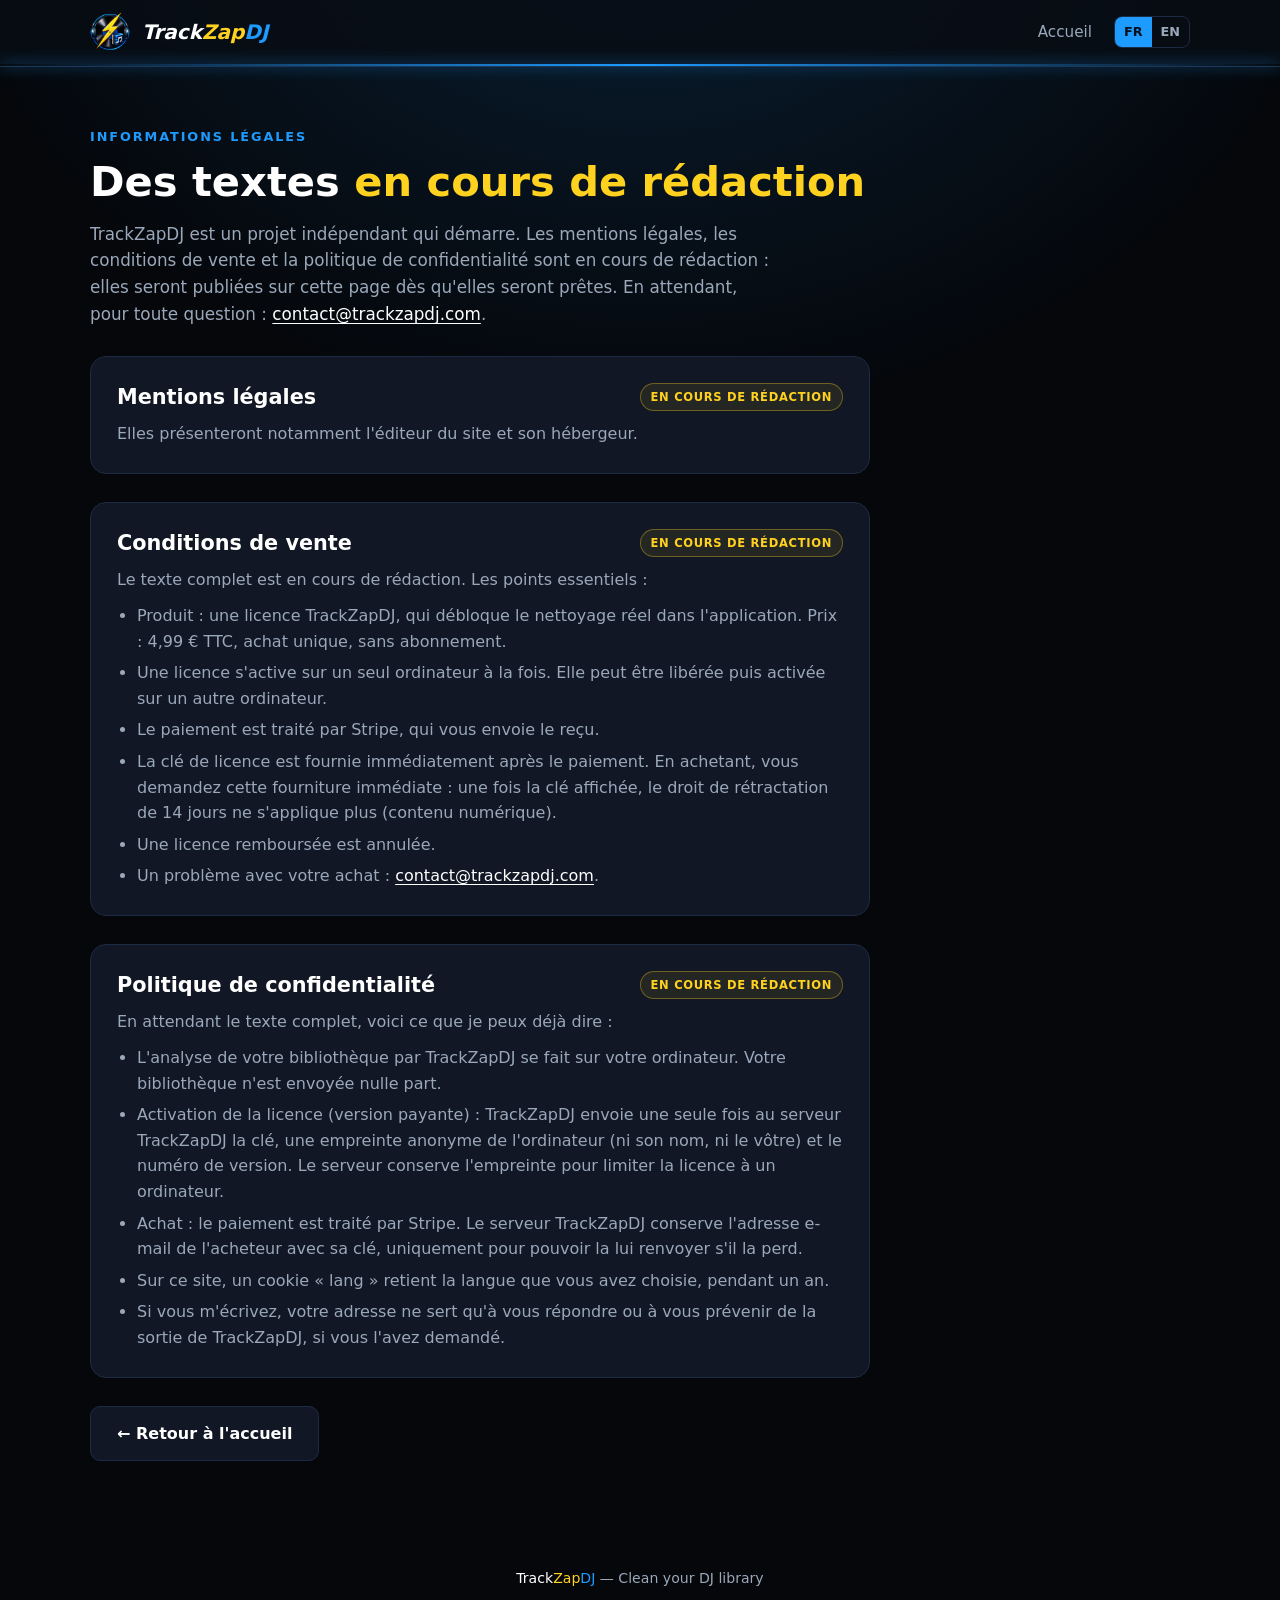
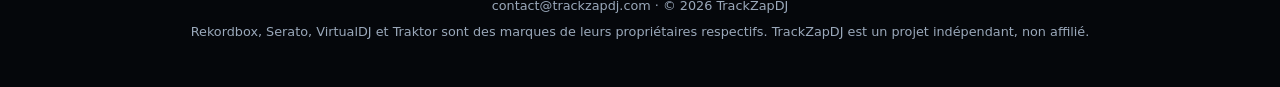
<file: fr/informations-legales/index.html>
<!DOCTYPE html>
<html lang="fr">
<head>
<meta charset="utf-8">
<meta name="viewport" content="width=device-width, initial-scale=1">
<title>Informations légales — TrackZapDJ</title>
<meta name="description" content="Mentions légales, conditions de vente et politique de confidentialité de TrackZapDJ : textes en cours de rédaction.">
<!-- Page provisoire : à indexer une fois les textes définitifs publiés. -->
<meta name="robots" content="noindex">
<meta name="theme-color" content="#05070b">
<link rel="canonical" href="https://www.trackzapdj.com/fr/informations-legales/">
<link rel="alternate" hreflang="fr" href="https://www.trackzapdj.com/fr/informations-legales/">
<link rel="alternate" hreflang="en" href="https://www.trackzapdj.com/en/legal/">
<link rel="alternate" hreflang="x-default" href="https://www.trackzapdj.com/en/legal/">
<link rel="icon" href="/images/TrackZapDJ.ico">
<link rel="stylesheet" href="/assets/style.css">
<script src="/assets/site.js" defer></script>
</head>
<body>

<a class="skip" href="#contenu">Aller au contenu</a>

<header>
  <div class="wrap nav">
    <a class="brand" href="/fr/" aria-label="TrackZapDJ, retour à l'accueil">
      <img src="/images/TrackZapDJ.ico" alt="" width="40" height="40">
      <span><span class="t1">Track</span><span class="t2">Zap</span><span class="t3">DJ</span></span>
    </a>
    <nav aria-label="Navigation principale">
      <a class="link" href="/fr/">Accueil</a>
      <span class="lang" role="group" aria-label="Langue">
        <span aria-current="true" lang="fr">FR</span>
        <a href="/en/legal/" hreflang="en" lang="en" data-lang="en" title="English">EN</a>
      </span>
    </nav>
  </div>
  <hr class="glow">
</header>

<main class="wrap doc" id="contenu" tabindex="-1">
  <span class="kicker">Informations légales</span>
  <h1>Des textes <span class="y">en cours de rédaction</span></h1>
  <p class="sub">
    TrackZapDJ est un projet indépendant qui démarre. Les mentions légales, les conditions de vente
    et la politique de confidentialité sont en cours de rédaction : elles seront publiées sur cette page dès qu'elles seront prêtes.
    En attendant, pour toute question : <a href="mailto:contact@trackzapdj.com">contact@trackzapdj.com</a>.
  </p>

  <section id="mentions-legales" class="doc-part">
    <div class="doc-head"><h2>Mentions légales</h2><span class="status next">En cours de rédaction</span></div>
    <p>Elles présenteront notamment l'éditeur du site et son hébergeur.</p>
  </section>

  <section id="conditions-de-vente" class="doc-part">
    <div class="doc-head"><h2>Conditions de vente</h2><span class="status next">En cours de rédaction</span></div>
    <p>Le texte complet est en cours de rédaction. Les points essentiels :</p>
    <ul>
      <li>Produit : une licence TrackZapDJ, qui débloque le nettoyage réel dans l'application. Prix : 4,99&nbsp;€ TTC, achat unique, sans abonnement.</li>
      <li>Une licence s'active sur un seul ordinateur à la fois. Elle peut être libérée puis activée sur un autre ordinateur.</li>
      <li>Le paiement est traité par Stripe, qui vous envoie le reçu.</li>
      <li>La clé de licence est fournie immédiatement après le paiement. En achetant, vous demandez cette fourniture immédiate :
        une fois la clé affichée, le droit de rétractation de 14 jours ne s'applique plus (contenu numérique).</li>
      <li>Une licence remboursée est annulée.</li>
      <li>Un problème avec votre achat : <a href="mailto:contact@trackzapdj.com">contact@trackzapdj.com</a>.</li>
    </ul>
  </section>

  <section id="confidentialite" class="doc-part">
    <div class="doc-head"><h2>Politique de confidentialité</h2><span class="status next">En cours de rédaction</span></div>
    <p>En attendant le texte complet, voici ce que je peux déjà dire :</p>
    <ul>
      <li>L'analyse de votre bibliothèque par TrackZapDJ se fait sur votre ordinateur. Votre bibliothèque n'est envoyée nulle part.</li>
      <li>Activation de la licence (version payante) : TrackZapDJ envoie une seule fois au serveur TrackZapDJ la clé, une empreinte anonyme
        de l'ordinateur (ni son nom, ni le vôtre) et le numéro de version. Le serveur conserve l'empreinte pour limiter la licence à un ordinateur.</li>
      <li>Achat : le paiement est traité par Stripe. Le serveur TrackZapDJ conserve l'adresse e-mail de l'acheteur avec sa clé, uniquement
        pour pouvoir la lui renvoyer s'il la perd.</li>
      <li>Sur ce site, un cookie « lang » retient la langue que vous avez choisie, pendant un an.</li>
      <li>Si vous m'écrivez, votre adresse ne sert qu'à vous répondre ou à vous prévenir de la sortie de TrackZapDJ, si vous l'avez demandé.</li>
    </ul>
  </section>

  <p><a class="btn btn-ghost" href="/fr/">← Retour à l'accueil</a></p>
</main>

<footer>
  <div class="wrap">
    <div><span class="t1">Track</span><span class="t2">Zap</span><span class="t3">DJ</span> — Clean your DJ library</div>
    <div class="note"><a href="mailto:contact@trackzapdj.com">contact@trackzapdj.com</a> · © 2026 TrackZapDJ</div>
    <div class="note">Rekordbox, Serato, VirtualDJ et Traktor sont des marques de leurs propriétaires respectifs. TrackZapDJ est un projet indépendant, non affilié.</div>
  </div>
</footer>

</body>
</html>
</file>
<file: assets/style.css>
:root {
  --bg: #05070b;
  --bg-2: #090d15;
  --card: #111724;
  --card-2: #0d1320;
  --border: #1c2a45;
  --text: #ffffff;
  --muted: #9aa8ba;
  --blue: #1e9bff;
  --blue-dark: #0f7fe0;
  --yellow: #ffd21f;
  --orange: #ff9f1c;
  --green: #3ddc84;
  --radius: 16px;
  color-scheme: dark;
}
* { box-sizing: border-box; margin: 0; padding: 0; }
html { scroll-behavior: smooth; }
body {
  font-family: "Segoe UI", system-ui, -apple-system, Roboto, Arial, sans-serif;
  background:
    radial-gradient(ellipse 80% 50% at 50% -10%, rgba(30,155,255,.18), transparent 70%),
    var(--bg);
  color: var(--text);
  line-height: 1.6;
}
a { color: inherit; text-decoration: none; }
img { max-width: 100%; height: auto; }
[hidden] { display: none !important; }
.wrap { width: min(1100px, 100% - 32px); margin-inline: auto; }
section[id], main[id] { scroll-margin-top: 80px; }

/* Accessibilité */
.sr-only {
  position: absolute; width: 1px; height: 1px; padding: 0; margin: -1px;
  overflow: hidden; clip: rect(0 0 0 0); white-space: nowrap; border: 0;
}
.skip {
  position: absolute; left: 16px; top: -60px; z-index: 20;
  background: var(--yellow); color: #1a1300; font-weight: 700;
  padding: 10px 16px; border-radius: 8px;
}
.skip:focus { top: 12px; }
:focus-visible { outline: 3px solid var(--yellow); outline-offset: 3px; border-radius: 6px; }

/* Séparateur lumineux */
.glow {
  height: 2px;
  background: linear-gradient(90deg, transparent, var(--blue), transparent);
  box-shadow: 0 0 14px var(--blue);
  border: 0;
}

/* Barre de navigation */
header {
  position: sticky; top: 0; z-index: 10;
  background: rgba(9,13,21,.85);
  backdrop-filter: blur(10px);
  border-bottom: 1px solid var(--border);
}
.nav { display: flex; align-items: center; justify-content: space-between; height: 64px; }
.brand { display: flex; align-items: center; gap: 12px; font-weight: 800; font-size: 1.25rem; font-style: italic; }
.brand img { width: 40px; height: 40px; border-radius: 10px; }
.t1 { color: #fff; } .t2 { color: var(--yellow); } .t3 { color: var(--blue); }
.nav nav { display: flex; align-items: center; }
.nav a.link { color: var(--muted); font-size: .95rem; margin-left: 22px; white-space: nowrap; transition: color .2s; }
.nav a.link:hover { color: var(--text); }
.nav .btn-nav { padding: 9px 18px; margin-left: 22px; font-size: .9rem; }
@media (max-width: 1100px) { .nav a.link.opt { display: none; } }
@media (max-width: 860px) { .nav a.link { display: none; } }

/* Boutons */
.btn {
  display: inline-flex; align-items: center; justify-content: center; gap: 10px;
  padding: 14px 26px; border-radius: 10px;
  font-weight: 700; font-size: 1rem; text-align: center;
  transition: transform .15s, box-shadow .2s, background .2s, border-color .2s;
}
.btn:hover { transform: translateY(-2px); }
.btn-primary { background: var(--blue); color: #04101c; box-shadow: 0 0 24px rgba(30,155,255,.35); }
.btn-primary:hover { background: var(--blue-dark); box-shadow: 0 0 34px rgba(30,155,255,.55); }
.btn-yellow { background: var(--yellow); color: #1a1300; box-shadow: 0 0 24px rgba(255,210,31,.35); }
.btn-yellow:hover { box-shadow: 0 0 34px rgba(255,210,31,.55); }
.btn-ghost { border: 1px solid var(--border); background: var(--card); }
.btn-ghost:hover { border-color: var(--blue); }

/* Pastille « Bientôt disponible » */
.soon {
  display: inline-flex; align-items: center; gap: 10px;
  padding: 7px 16px; border-radius: 999px;
  font-size: .85rem; font-weight: 700; letter-spacing: .04em;
  color: var(--yellow); background: rgba(255,210,31,.08); border: 1px solid rgba(255,210,31,.35);
}
.soon .dot {
  width: 8px; height: 8px; border-radius: 50%; background: var(--yellow);
  box-shadow: 0 0 10px var(--yellow);
  animation: pulse 1.6s ease-in-out infinite;
}
@keyframes pulse { 0%,100% { opacity: 1; transform: scale(1); } 50% { opacity: .35; transform: scale(.75); } }

/* Hero */
.hero {
  display: grid; gap: 40px; align-items: center;
  grid-template-columns: minmax(0, 1.25fr) minmax(0, .75fr);
  padding: 56px 0 72px;
}
.hero img.logo {
  width: min(340px, 100%);
  justify-self: center;
  border-radius: 28px;
  box-shadow: 0 0 60px rgba(30,155,255,.28), 0 0 120px rgba(255,210,31,.08);
}
.hero h1 { font-size: clamp(2rem, 4.6vw, 3.1rem); margin: 22px 0 16px; line-height: 1.15; }
.hero h1 em { font-style: normal; color: var(--yellow); text-shadow: 0 0 22px rgba(255,210,31,.4); }
.hero p.lead { max-width: 620px; margin-bottom: 28px; color: var(--muted); font-size: 1.12rem; }
.hero p.lead strong { color: var(--text); font-weight: 600; }
.cta { display: flex; gap: 14px; flex-wrap: wrap; }
.offer {
  list-style: none; margin-top: 28px; display: grid; gap: 10px;
  max-width: 620px; font-size: .97rem; color: var(--muted);
}
.offer li { display: flex; gap: 12px; align-items: baseline; }
.offer strong { color: var(--text); }
.pill {
  flex: none; font-size: .72rem; font-weight: 800; letter-spacing: .06em; text-transform: uppercase;
  padding: 3px 10px; border-radius: 999px; min-width: 76px; text-align: center;
}
.pill.free { color: #04101c; background: var(--blue); }
.pill.paid { color: var(--yellow); border: 1px solid rgba(255,210,31,.45); }
.slogan { letter-spacing: .45em; font-size: .8rem; color: var(--muted); font-weight: 600; margin-top: 30px; }
@media (max-width: 860px) {
  .hero { grid-template-columns: 1fr; text-align: center; padding-top: 40px; gap: 28px; }
  .hero img.logo { width: min(220px, 60vw); grid-row: 1; }
  .hero p.lead, .offer { margin-inline: auto; }
  .offer { text-align: left; }
  .cta { justify-content: center; }
}

/* Sections */
section { padding: 72px 0; }
.kicker { color: var(--blue); font-weight: 700; letter-spacing: .15em; font-size: .8rem; text-transform: uppercase; }
h2 { font-size: clamp(1.6rem, 3.5vw, 2.3rem); margin: 8px 0 14px; line-height: 1.2; }
h2 .y { color: var(--yellow); }
.sub { color: var(--muted); max-width: 680px; font-size: 1.05rem; }
.center { text-align: center; }
.center .sub { margin-inline: auto; }
.alt {
  background: linear-gradient(180deg, var(--bg-2), var(--bg));
  border-block: 1px solid var(--border);
}

.grid { display: grid; gap: 20px; margin-top: 40px; grid-template-columns: repeat(auto-fit, minmax(min(300px, 100%), 1fr)); }
.grid.four { grid-template-columns: repeat(auto-fit, minmax(min(230px, 100%), 1fr)); }
.card {
  background: var(--card);
  border: 1px solid var(--border);
  border-radius: var(--radius);
  padding: 26px;
  transition: transform .2s, border-color .2s, box-shadow .2s;
}
.card:hover { transform: translateY(-4px); border-color: var(--blue); box-shadow: 0 8px 30px rgba(30,155,255,.12); }
.card .ico {
  width: 46px; height: 46px; border-radius: 12px;
  display: grid; place-items: center; font-size: 1.4rem; margin-bottom: 16px;
  background: rgba(30,155,255,.12); border: 1px solid var(--border);
}
.card.sec .ico { background: rgba(61,220,132,.1); }
.card.pain .ico { background: rgba(255,159,28,.1); }
.card.pain:hover { border-color: var(--orange); box-shadow: 0 8px 30px rgba(255,159,28,.12); }
.card h3 { font-size: 1.1rem; margin-bottom: 8px; }
.card p { color: var(--muted); font-size: .97rem; }

/* Bloc « problème → solution » */
.answer {
  margin-top: 32px; text-align: center; font-size: 1.15rem; font-weight: 600;
}
.answer .y { color: var(--yellow); }

/* Les deux versions */
.plans { display: grid; gap: 24px; margin-top: 40px; grid-template-columns: repeat(auto-fit, minmax(300px, 1fr)); }
.plan {
  display: flex; flex-direction: column;
  background: var(--card); border: 1px solid var(--border); border-radius: 20px;
  padding: 30px 28px;
}
.plan.free { border-color: var(--blue); box-shadow: 0 0 50px rgba(30,155,255,.14); }
.plan.paid { background: var(--card-2); }
.plan-head { display: flex; justify-content: space-between; align-items: flex-start; gap: 12px; flex-wrap: wrap; }
.plan h3 { font-size: 1.35rem; }
.plan .role { color: var(--text); font-weight: 600; margin-top: 2px; }
.plan .role .y { color: var(--yellow); }
.price { margin: 22px 0 4px; display: flex; align-items: baseline; gap: 10px; flex-wrap: wrap; }
.price strong { font-size: 2.3rem; line-height: 1; }
.price span { color: var(--muted); font-size: .92rem; }
.plan ul { list-style: none; margin: 20px 0 22px; display: grid; gap: 10px; }
.plan li { position: relative; padding-left: 28px; color: var(--muted); }
.plan li::before {
  content: "✓"; position: absolute; left: 0; top: 0;
  font-weight: 800; color: var(--blue);
}
.plan.paid li::before { color: var(--yellow); }
.plan li.plus { color: var(--text); font-weight: 600; }
.plan li.plus::before { content: "+"; }
.plan .note {
  margin-top: auto; padding: 14px 16px; border-radius: 12px; font-size: .92rem;
  background: rgba(30,155,255,.07); border: 1px solid var(--border); color: var(--text);
}
.plan.paid .note { background: rgba(255,210,31,.05); }
.plan .btn { margin-top: 18px; }
.status {
  font-size: .72rem; font-weight: 800; letter-spacing: .06em; text-transform: uppercase;
  padding: 4px 10px; border-radius: 999px; white-space: nowrap;
}
.status.free { color: var(--green); background: rgba(61,220,132,.1); border: 1px solid rgba(61,220,132,.35); }
.status.next { color: var(--yellow); background: rgba(255,210,31,.08); border: 1px solid rgba(255,210,31,.35); }
.indie { margin-top: 28px; color: var(--muted); font-size: .97rem; max-width: 760px; }
.indie strong { color: var(--text); }

/* Étapes */
.steps { counter-reset: s; display: grid; gap: 16px; margin-top: 40px; grid-template-columns: repeat(auto-fit, minmax(220px, 1fr)); list-style: none; }
.step { position: relative; background: var(--card); border: 1px solid var(--border); border-radius: var(--radius); padding: 30px 22px 22px; }
.step::before {
  counter-increment: s; content: counter(s);
  position: absolute; top: -16px; left: 22px;
  width: 34px; height: 34px; border-radius: 50%;
  display: grid; place-items: center; font-weight: 800;
  background: var(--blue); color: #04101c; box-shadow: 0 0 16px rgba(30,155,255,.45);
}
.step.paid { border-style: dashed; border-color: rgba(255,210,31,.45); }
.step.paid::before { background: var(--yellow); color: #1a1300; box-shadow: 0 0 16px rgba(255,210,31,.45); }
.step .pill { display: inline-block; margin-bottom: 10px; }
.step h3 { font-size: 1.05rem; margin-bottom: 6px; }
.step p { color: var(--muted); font-size: .95rem; }

/* Bandeau sécurité */
.badge {
  display: inline-flex; align-items: center; gap: 8px;
  padding: 6px 14px; border-radius: 999px; font-size: .85rem; font-weight: 600;
  color: var(--green); background: rgba(61,220,132,.1); border: 1px solid rgba(61,220,132,.35);
  margin-bottom: 14px;
}
.caution {
  margin-top: 28px; padding: 18px 22px; border-radius: 14px;
  border: 1px solid rgba(255,159,28,.4); background: rgba(255,159,28,.06);
  color: var(--text); font-size: .97rem;
}
.caution strong { color: var(--orange); }

/* Compatibilité */
.compat { display: flex; flex-wrap: wrap; gap: 16px; justify-content: center; margin-top: 36px; list-style: none; }
.soft {
  display: flex; align-items: center; gap: 14px;
  background: var(--card); border: 1px solid var(--border); border-radius: 14px;
  padding: 16px 22px; min-width: min(240px, 100%);
}
.soft strong { font-size: 1.05rem; }
.tag { margin-left: auto; font-size: .75rem; font-weight: 700; padding: 4px 10px; border-radius: 999px; white-space: nowrap; }
.tag.first { color: var(--green); background: rgba(61,220,132,.1); border: 1px solid rgba(61,220,132,.35); }
.tag.next { color: var(--muted); background: rgba(140,155,174,.08); border: 1px solid var(--border); }

.compat-label { margin-top: 32px; font-size: .8rem; letter-spacing: .15em; text-transform: uppercase; color: var(--muted); }
.compat-label + .compat { margin-top: 14px; }

/* FAQ */
.faq { max-width: 780px; margin: 36px auto 0; display: grid; gap: 12px; text-align: left; }
.faq details {
  background: var(--card); border: 1px solid var(--border); border-radius: 14px;
  padding: 18px 22px; transition: border-color .2s;
}
.faq details[open] { border-color: var(--blue); }
.faq summary {
  cursor: pointer; font-weight: 600; list-style: none;
  display: flex; justify-content: space-between; gap: 16px;
}
.faq summary::-webkit-details-marker { display: none; }
.faq summary::after { content: "+"; color: var(--blue); font-size: 1.3rem; line-height: 1; transition: transform .2s; }
.faq details[open] summary::after { transform: rotate(45deg); }
.faq details p { color: var(--muted); margin-top: 10px; }
.faq details p strong { color: var(--text); }

/* Appel final */
.final { text-align: center; }
.final .box {
  background: var(--card); border: 1px solid var(--border); border-radius: 24px;
  padding: 56px 24px; box-shadow: 0 0 60px rgba(30,155,255,.12);
}
.final .box .soon { margin-bottom: 18px; }
.final .box .sub { margin: 0 auto 28px; }
.final .small { display: block; margin-top: 16px; color: var(--muted); font-size: .88rem; }
.final .small a { color: var(--text); text-decoration: underline; text-underline-offset: 3px; }

code { font-family: Consolas, "Courier New", monospace; font-size: .9em; color: var(--text); }

footer { padding: 34px 0 44px; text-align: center; color: var(--muted); font-size: .88rem; }
footer a:hover { color: var(--blue); }
footer .note { margin-top: 6px; font-size: .8rem; }
footer .legal { margin-top: 10px; display: flex; gap: 6px 18px; justify-content: center; flex-wrap: wrap; font-size: .82rem; }

/* Sélecteur de langue */
.lang { display: inline-flex; margin-left: 22px; border: 1px solid var(--border); border-radius: 8px; overflow: hidden; font-size: .8rem; font-weight: 700; }
.lang a, .lang span { padding: 5px 9px; }
.lang a { color: var(--muted); transition: color .2s, background .2s; }
.lang a:hover { color: var(--text); background: var(--card); }
.lang [aria-current] { color: #04101c; background: var(--blue); }
@media (max-width: 860px) {
  .lang { margin-left: 0; }
  .nav .btn-nav { margin-left: 10px; padding: 8px 12px; font-size: .85rem; white-space: nowrap; }
}
@media (max-width: 420px) {
  .brand { gap: 8px; font-size: 1.05rem; }
  .brand img { width: 32px; height: 32px; }
  .plan { padding: 26px 20px; }
}
@media (max-width: 400px) { .nav .btn-nav { display: none; } }

/* Page d'informations légales */
.doc { padding: 56px 0 72px; }
.doc h1 { font-size: clamp(1.8rem, 4vw, 2.6rem); margin: 8px 0 14px; line-height: 1.2; }
.doc h1 .y { color: var(--yellow); }
.doc .sub a, .doc-part a { color: var(--text); text-decoration: underline; text-underline-offset: 3px; }
.doc-part {
  margin: 28px 0; padding: 26px; max-width: 780px;
  background: var(--card); border: 1px solid var(--border); border-radius: var(--radius);
}
.doc-head { display: flex; justify-content: space-between; align-items: center; gap: 12px; flex-wrap: wrap; margin-bottom: 10px; }
.doc-part h2 { font-size: 1.3rem; margin: 0; }
.doc-part p, .doc-part li { color: var(--muted); }
.doc-part ul { margin: 10px 0 0 20px; display: grid; gap: 6px; }

/* Promesse sous le titre principal */
.hero .promise-note { max-width: 620px; margin: -14px 0 24px; color: var(--muted); font-size: .97rem; }
.hero .promise-note strong { color: var(--text); }
.card .pill { display: inline-block; justify-self: start; margin-bottom: 8px; }

/* Hero condensé : mention sous les boutons et signature */
.hero .microcopy { margin-top: 12px; color: var(--muted); font-size: .9rem; }
.hero .byline { margin-top: 22px; color: var(--muted); font-size: .92rem; }
.hero .byline a { color: var(--text); text-decoration: underline; text-underline-offset: 3px; }

/* Tableau Gratuit / Payant */
.compare-wrap { margin-top: 32px; max-width: 820px; }
.compare {
  width: 100%; border-collapse: separate; border-spacing: 0;
  background: var(--card); border: 1px solid var(--border); border-radius: var(--radius); overflow: hidden;
}
.compare th, .compare td { padding: 12px 16px; text-align: left; border-bottom: 1px solid var(--border); }
.compare tr:last-child th, .compare tr:last-child td { border-bottom: 0; }
.compare thead th { font-size: .95rem; background: var(--card-2); }
.compare thead th.free { color: var(--blue); }
.compare thead th.paid { color: var(--yellow); }
.compare tbody th { font-weight: 500; color: var(--muted); font-size: .95rem; }
.compare td { text-align: center; width: 22%; font-weight: 800; }
.compare td.yes { color: var(--green); }
.compare td.no { color: var(--muted); font-weight: 400; }
.compare tfoot th { color: var(--text); font-weight: 700; }
.compare tfoot td { font-size: .9rem; font-weight: 700; }
.compare tfoot td small { display: block; font-weight: 400; color: var(--muted); }
.compare-note { margin-top: 12px; color: var(--muted); font-size: .88rem; }
.compare-cta { margin-top: 22px; display: flex; gap: 14px; flex-wrap: wrap; align-items: center; }
.compare-cta .small { color: var(--muted); font-size: .9rem; }

/* Histoire repliable */
.story { max-width: 780px; margin: 0 auto; }
.story details {
  background: var(--card); border: 1px solid var(--border); border-left: 3px solid var(--yellow);
  border-radius: 14px; padding: 18px 22px;
}
.story summary { cursor: pointer; font-weight: 600; list-style: none; display: flex; justify-content: space-between; gap: 16px; }
.story summary::-webkit-details-marker { display: none; }
.story summary::after { content: "+"; color: var(--yellow); font-size: 1.3rem; line-height: 1; transition: transform .2s; }
.story details[open] summary::after { transform: rotate(45deg); }
.story p { color: var(--muted); margin-top: 10px; }
.story p strong { color: var(--text); }

/* Histoire du fondateur */
.founder {
  margin-top: 28px; max-width: 820px; padding: 26px 28px;
  background: var(--card); border: 1px solid var(--border); border-left: 3px solid var(--yellow);
  border-radius: var(--radius);
}
.founder p { color: var(--muted); }
.founder p + p { margin-top: 10px; }
.founder strong { color: var(--text); }

/* Page « Comment ça marche » */
.howto { padding: 56px 0 24px; }
.howto h1 { font-size: clamp(1.9rem, 4.4vw, 2.8rem); margin: 8px 0 14px; line-height: 1.15; }
.howto h1 .y { color: var(--yellow); }
.callout {
  margin-top: 24px; padding: 16px 20px; border-radius: 14px; max-width: 820px;
  border: 1px solid var(--border); background: rgba(30,155,255,.07); color: var(--text); font-size: .97rem;
}
.callout.lang-note { border-color: rgba(255,210,31,.4); background: rgba(255,210,31,.06); }
.toc { list-style: none; display: flex; flex-wrap: wrap; gap: 10px; margin-top: 28px; counter-reset: toc; }
.toc a {
  display: inline-flex; align-items: center; gap: 8px; padding: 8px 14px; border-radius: 999px;
  background: var(--card); border: 1px solid var(--border); font-size: .9rem; font-weight: 600;
  transition: border-color .2s;
}
.toc a:hover { border-color: var(--blue); }
.toc li { counter-increment: toc; }
.toc a::before { content: counter(toc); color: var(--blue); font-weight: 800; }
.toc li.paid a::before { color: var(--yellow); }
.howto-step { padding: 56px 0; border-top: 1px solid var(--border); }
.howto-head { display: flex; align-items: center; gap: 16px; margin-bottom: 12px; }
.howto-num {
  flex: none; width: 44px; height: 44px; border-radius: 50%;
  display: grid; place-items: center; font-weight: 800; font-size: 1.15rem;
  background: var(--blue); color: #04101c; box-shadow: 0 0 16px rgba(30,155,255,.45);
}
.howto-step.paid .howto-num { background: var(--yellow); color: #1a1300; box-shadow: 0 0 16px rgba(255,210,31,.45); }
.howto-head h2 { margin: 4px 0 0; }
.howto-step .sub { max-width: 820px; }
.howto-step .sub + .sub { margin-top: 10px; }
.howto-step .sub strong { color: var(--text); }
.shots { display: grid; gap: 24px; margin-top: 28px; grid-template-columns: repeat(auto-fit, minmax(min(420px, 100%), 1fr)); align-items: start; }
.shot { margin: 0; }
.shot.main { grid-column: 1 / -1; }
.shot a {
  display: block; border-radius: 12px; overflow: hidden;
  border: 1px solid var(--border); background: var(--card);
  box-shadow: 0 10px 40px rgba(0,0,0,.45); transition: border-color .2s;
}
.shot a:hover { border-color: var(--blue); }
.shot img { display: block; width: 100%; }
.shot.small a { max-width: 440px; }
.shot figcaption { margin-top: 10px; color: var(--muted); font-size: .92rem; }
.howto-end { padding: 24px 0 72px; }

/* Lien « Voir l'application en images » sous les étapes de l'accueil */
.more { margin-top: 28px; }

/* Page de choix de langue (racine) */
.chooser { min-height: 100vh; display: grid; place-items: center; text-align: center; padding: 32px 16px; }
.chooser img { width: 120px; border-radius: 24px; margin-bottom: 18px; }
.chooser .cta { justify-content: center; margin-top: 24px; }

/* Mobile : moins de défilement, cartes compactes (icône à gauche du texte) */
@media (max-width: 600px) {
  section { padding: 48px 0; }
  .hero { padding: 28px 0 44px; }
  .hero img.logo { display: none; }
  .hero h1 { margin-top: 16px; }
  .hero p.lead { font-size: 1.02rem; margin-bottom: 22px; }
  .hero .promise-note { margin-top: -8px; }
  .sub { font-size: 1rem; }
  .grid { gap: 12px; margin-top: 24px; }
  .card {
    padding: 16px 18px; display: grid; grid-template-columns: 40px 1fr;
    column-gap: 14px; align-items: start;
  }
  .card .ico { width: 40px; height: 40px; font-size: 1.15rem; margin: 0; grid-row: span 3; }
  .card > :not(.ico) { grid-column: 2; }
  .card h3 { font-size: 1.02rem; margin-bottom: 4px; }
  .card p { font-size: .93rem; }
  .answer { margin-top: 22px; font-size: 1.05rem; }
  .plans { gap: 16px; margin-top: 24px; }
  .plan ul { gap: 6px; margin: 14px 0 16px; }
  .plan li { font-size: .95rem; }
  .price strong { font-size: 1.9rem; }
  .indie, .founder { margin-top: 20px; }
  .founder { padding: 20px 18px; }
  .steps { gap: 24px 12px; margin-top: 32px; }
  .step { padding: 24px 18px 16px; }
  .caution { margin-top: 20px; padding: 14px 16px; font-size: .92rem; }
  .compat { gap: 10px; margin-top: 16px; }
  .soft { padding: 10px 14px; min-width: 0; flex: 1 1 100%; }
  .compat-label { margin-top: 22px; }
  .faq { margin-top: 24px; gap: 10px; }
  .faq details { padding: 14px 16px; }
  .faq summary { font-size: .97rem; }
  .final .box { padding: 36px 18px; }
  .compare th, .compare td { padding: 10px 10px; }
  .compare tbody th, .compare thead th { font-size: .88rem; }
  .compare td { width: 20%; }
  .story details { padding: 14px 16px; }
}

@media (prefers-reduced-motion: reduce) {
  html { scroll-behavior: auto; }
  *, *::before, *::after { transition: none !important; animation: none !important; }
  .btn:hover, .card:hover { transform: none; }
}

/* Boutique : page d'achat et page de remerciement */
.callout.test-mode { border-color: rgba(255,210,31,.5); background: rgba(255,210,31,.08); }
.callout code, .doc-part code, .sub code { font-family: Consolas, "Courier New", monospace; color: var(--yellow); }
.buy-steps { margin: 10px 0 12px 22px; display: grid; gap: 8px; color: var(--muted); }
.buy-steps strong { color: var(--text); }
.buy-cta { margin: 28px 0; display: grid; gap: 14px; justify-items: start; }
.buy-cta .small { color: var(--muted); font-size: .88rem; max-width: 760px; }
.buy-cta .small a { color: var(--text); text-decoration: underline; text-underline-offset: 3px; }
.licence-key {
  display: flex; flex-wrap: wrap; align-items: center; gap: 14px; margin: 18px 0 8px;
  padding: 18px 22px; border-radius: 14px; border: 1px solid rgba(255,210,31,.5); background: var(--card);
}
.licence-key code {
  font-family: Consolas, "Courier New", monospace; font-size: clamp(1.1rem, 4vw, 1.6rem);
  font-weight: 700; letter-spacing: .06em; color: var(--yellow); word-break: break-all;
}
.doc .small { color: var(--muted); font-size: .88rem; }
</file>
